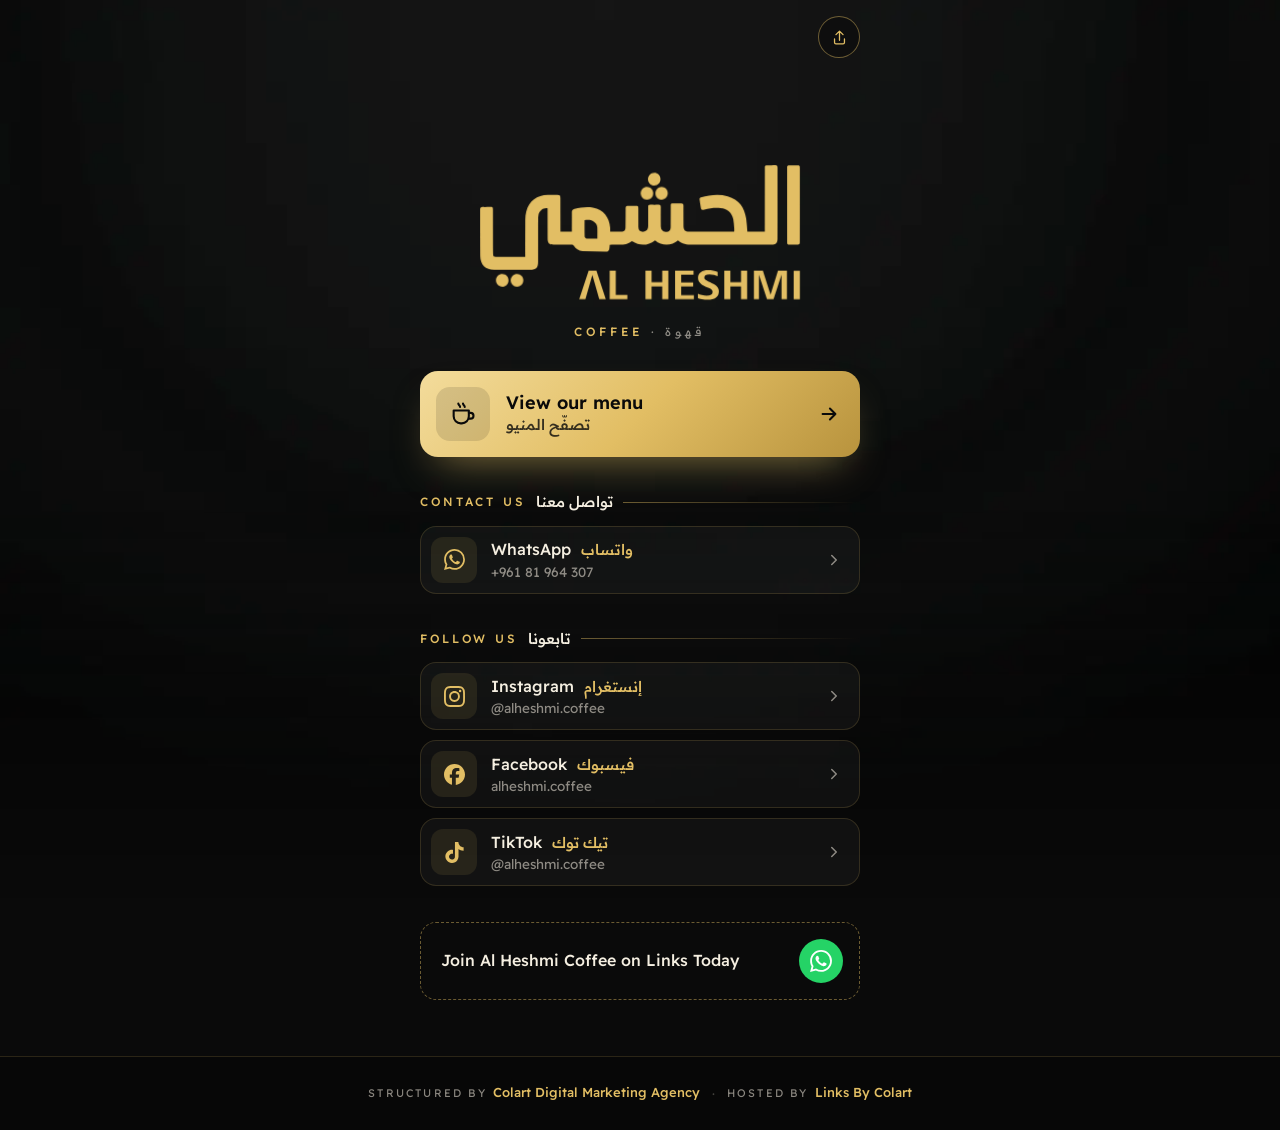
<file: alheshmi/index.html>
<!DOCTYPE html>
<html lang="en">
<head>
  <meta charset="UTF-8">
  <meta name="viewport" content="width=device-width, initial-scale=1, viewport-fit=cover">
  <title>Al Heshmi Coffee | الحشمي | Colart Links</title>
  <meta name="description" content="Al Heshmi Coffee | الحشمي: menu, WhatsApp, Instagram, Facebook and TikTok in one link.">
  <meta name="theme-color" content="#0a0a0a">
  <link rel="canonical" href="https://links.colartdigitalmarketingagency.com/alheshmi/">

  <meta property="og:type" content="profile">
  <meta property="og:site_name" content="Colart Links">
  <meta property="og:title" content="Al Heshmi Coffee | الحشمي">
  <meta property="og:description" content="Menu, WhatsApp and socials, all in one link.">
  <meta property="og:url" content="https://links.colartdigitalmarketingagency.com/alheshmi/">

  <link rel="icon" href="assets/logo.svg" type="image/svg+xml">

  <link rel="preconnect" href="https://fonts.googleapis.com">
  <link rel="preconnect" href="https://fonts.gstatic.com" crossorigin>
  <link href="https://fonts.googleapis.com/css2?family=Readex+Pro:wght@400;500;600&display=swap" rel="stylesheet">
  <link rel="stylesheet" href="style.css">
  <script>document.documentElement.classList.add('js')</script>
</head>
<body>

  <div class="topbar">
    <button class="share" type="button" id="share" aria-label="Share this page"><svg viewBox="0 0 24 24" fill="none" stroke="currentColor" stroke-width="1.8" stroke-linecap="round" stroke-linejoin="round" aria-hidden="true"><path d="M12 3v13M7 8l5-5 5 5M5 14v5a2 2 0 0 0 2 2h10a2 2 0 0 0 2-2v-5"/></svg></button>
  </div>

  <main class="page">

    <header class="hero">
      <div class="steam">
        <svg viewBox="0 0 120 90" aria-hidden="true">
          <path d="M40 85 C 30 70, 50 60, 40 45 S 50 20, 40 5" style="--sd:0s"/>
          <path d="M60 85 C 50 68, 70 58, 60 42 S 70 18, 60 2" style="--sd:-1.2s"/>
          <path d="M80 85 C 70 70, 90 60, 80 45 S 90 20, 80 5" style="--sd:-2.4s"/>
        </svg>
      </div>
      <h1 class="logo-wrap" id="logo" role="button" tabindex="0" aria-label="Al Heshmi | الحشمي (tap to replay)">
        <svg xmlns="http://www.w3.org/2000/svg" viewBox="356 717 1288 566" aria-hidden="true">
          <path class="body" d="M 833.4 1023.9 C 833.4 1008.7 833.9 994.5 833.2 980.3 C 832.8 969.7 827.1 961.5 817.9 956.1 C 807.3 949.8 795.9 950.4 783.6 951.9 C 783.6 973.6 783.3 994.8 783.9 1016 C 784 1018.7 788.7 1023.4 791.5 1023.5 C 805.1 1024.3 818.7 1023.9 833.4 1023.9 M 1148.3 1030.6 C 1124.4 1052.1 1085.2 1054.2 1058.8 1030.5 C 1029.8 1052.3 999.8 1053.5 968.6 1033.7 C 942.9 1055.2 911.5 1044.4 881.7 1048.1 C 881.2 1054.1 881.3 1060.4 879.8 1066.3 C 879 1069.4 875.3 1074.2 872.9 1074.2 C 840.3 1074.2 807.7 1074.3 775.1 1072.7 C 761 1072 749.1 1064.6 741.4 1051.7 C 740 1049.4 735.9 1047.6 733.1 1047.5 C 709.7 1047.2 686.2 1047.4 662.7 1047.3 C 644.9 1047.3 639.4 1041.9 639.3 1024.2 C 639.1 987.3 639.2 950.4 639.1 913.4 C 639.1 910.8 639.1 908.1 639.1 905.6 C 623 902.6 607.3 914.2 603.8 931.6 C 602.6 937.4 602.3 943.4 602.3 949.3 C 602.2 1004.3 602.3 1059.3 602.2 1114.3 C 602.1 1137.4 594 1145.6 571 1145.7 C 524.3 1145.8 477.7 1145.8 431 1145.6 C 396.7 1145.4 376.9 1126.6 376.5 1092.2 C 375.8 1031.8 376.3 971.4 376 911 C 376 903.3 378.9 900.1 386.5 900.4 C 395.9 900.6 405.4 900.3 414.8 900.3 C 424.8 900.4 425.9 901.4 425.9 911.6 C 426 960.9 426 1010.3 426.1 1059.7 C 426.2 1067.2 426.2 1074.8 426.5 1082.3 C 426.9 1092.9 428.8 1094.9 439.6 1095 C 472.5 1095.2 505.4 1095.1 538.4 1095.1 C 542.6 1095.1 546.8 1095.1 551.8 1095.1 C 551.8 1091.1 551.8 1088.2 551.8 1085.2 C 551.9 1040.2 551.7 995.2 552.1 950.1 C 552.2 939.4 553.2 928.4 555.9 918.1 C 566.2 877.7 597.8 854 640.8 853.4 C 652.9 853.2 665.1 853.5 677.2 853.6 C 687 853.8 689.1 855.8 689.2 865.6 C 689.3 905.5 689.3 945.5 689.4 985.4 C 689.4 988.8 689.4 992.3 689.4 996.3 L 733.8 996.3 C 733.8 992.8 733.8 989.3 733.8 985.9 C 733.9 964.3 734.1 942.8 733.9 921.2 C 733.8 913.4 736.9 909.3 744.5 907.6 C 768.1 902.3 791.5 898.4 815.8 902.6 C 858.7 910.1 880.9 942.1 883.5 981.7 C 883.8 986.4 883.5 991.2 883.5 996.4 C 900 996.4 915.6 997 931.1 996.2 C 939.9 995.7 943.1 990.8 943.3 980.2 C 943.7 957 943.6 933.8 943.8 910.6 C 944 896.5 944 896.5 958.5 896.4 C 966.6 896.4 974.6 896.3 982.7 896.3 C 993 896.3 993.5 896.8 993.5 907.5 C 993.5 928.2 993.5 949 993.6 969.8 C 993.6 973 993.5 976.2 993.7 979.5 C 994.3 991.1 998.3 996.2 1007.5 997 C 1019.7 998.2 1028.5 992.7 1030.9 982.1 C 1031.6 979 1031.7 975.7 1031.8 972.5 C 1031.8 948.7 1031.9 925 1031.7 901.3 C 1031.6 894.2 1033.7 890.9 1041.4 891.3 C 1051.4 891.9 1061.4 891.8 1071.3 891.4 C 1078.9 891.1 1081.2 894.3 1081.1 901.5 C 1080.9 926.3 1080.9 951.1 1081.2 975.9 C 1081.3 988.9 1087.7 995.9 1099.6 997.4 C 1112.2 999 1119.4 993 1119.6 980.3 C 1119.8 952.8 1119.8 925.3 1119.9 897.8 C 1119.9 886.3 1120 886.3 1131.8 886.3 C 1141.3 886.4 1150.7 886.6 1160.1 886.3 C 1167.1 886.1 1169.7 889 1169.6 896 C 1169.4 921.6 1169.6 947.2 1169.7 972.8 C 1169.7 990 1174.9 996.4 1192 996.5 C 1250.2 996.9 1308.5 996.7 1367.7 996.7 C 1367.7 992.1 1368 987.6 1367.6 983.2 C 1366.6 971.4 1366.2 959.5 1363.9 947.9 C 1358.9 922.5 1340.2 906.5 1314.3 904.7 C 1292.9 903.2 1271.7 904.9 1251 910.5 C 1240.9 913.2 1238.8 912 1237.1 902.1 C 1235.4 892 1234 881.9 1232.5 871.7 C 1231.9 867.3 1232.7 863.7 1237.8 862.4 C 1272.4 853.8 1307.4 849 1342.4 858.8 C 1386 870.9 1407.8 902.2 1414.3 945.2 C 1416.8 961.9 1417.4 978.9 1419 996.3 L 1487 996.3 C 1487 993.1 1487 989.8 1487 986.4 C 1487.1 907.6 1487.1 828.9 1487.2 750.1 C 1487.2 737.9 1487.4 737.8 1499.3 737.7 C 1508.5 737.6 1517.7 737.9 1526.8 737.4 C 1534.7 737 1537.1 740.2 1537.1 747.9 C 1536.9 799.9 1537.1 852 1537.1 904 C 1537.1 943.6 1537.1 983.3 1536.9 1022.9 C 1536.8 1041.9 1531.2 1047.3 1512 1047.3 C 1409 1047.3 1306 1047.2 1202.9 1047.4 C 1182.8 1047.4 1163.6 1045.2 1148.3 1030.6"/>
          <path class="alef" d="M 1574.4 892.4 C 1574.4 844.7 1574.4 797 1574.4 749.3 C 1574.4 738.1 1575 737.5 1586.4 737.5 C 1595.3 737.6 1604.2 737.6 1613.1 737.6 C 1623.2 737.6 1624 738.3 1624 748.8 C 1624 816.1 1624 883.5 1624 950.9 C 1624 979.2 1624 1007.5 1623.9 1035.8 C 1623.9 1046.4 1623.2 1047.1 1612.4 1047.2 C 1603.5 1047.2 1594.6 1047.3 1585.7 1047.2 C 1575.1 1047.2 1574.5 1046.6 1574.5 1035.5 C 1574.4 987.8 1574.4 940.1 1574.4 892.4 Z M 1574.4 892.4"/>
          <path class="dot" d="M 1079.8 791.4 C 1079.9 805.9 1070 816.2 1055.9 816.4 C 1042.1 816.7 1031.3 806 1031.1 792 C 1031 778.3 1041.9 767 1055.3 766.9 C 1069.3 766.9 1079.7 777.2 1079.8 791.4"/>
          <path class="dot" d="M 1002.8 846.1 C 1002.9 832.2 1013.7 821.6 1027.6 821.8 C 1041 822 1051.4 833 1051.5 847.2 C 1051.5 860.7 1040.2 871.7 1026.5 871.5 C 1013 871.3 1002.7 860.2 1002.8 846.1"/>
          <path class="dot" d="M 1108.4 846.7 C 1108.5 860.5 1098.3 871.3 1085.1 871.5 C 1071.6 871.7 1060.2 860.4 1060.2 847 C 1060.2 833.2 1071.2 821.8 1084.3 821.8 C 1098 821.9 1108.4 832.6 1108.4 846.7"/>
          <path class="dot" d="M 520.5 1161.7 C 534.6 1162.1 545.2 1173.6 544.6 1187.6 C 544 1201.4 532.9 1212 519.3 1211.6 C 505.6 1211.3 494.7 1199.6 495.2 1185.6 C 495.7 1172.1 507 1161.4 520.5 1161.7"/>
          <path class="dot" d="M 437.7 1186.6 C 437.8 1172.3 448.5 1161.6 462.8 1161.8 C 476.5 1162 487 1173 486.8 1186.9 C 486.6 1200.5 475.2 1211.8 462 1211.5 C 448.1 1211.3 437.7 1200.6 437.7 1186.6"/>
          <path class="lt" d="M 866.4 1260.6 L 840.9 1260.6 L 814 1165.4 L 786.9 1260.6 L 762.7 1260.6 L 799.5 1149.4 L 829.9 1149.4 Z M 866.4 1260.6"/>
          <path class="lt" d="M 950.8 1260.6 L 881.6 1260.6 L 881.6 1149.4 L 905.3 1149.4 L 905.3 1243.6 L 950.8 1243.6 Z M 950.8 1260.6"/>
          <path class="lt" d="M 1110.5 1260.6 L 1086.6 1260.6 L 1086.6 1210.9 L 1045 1210.9 L 1045 1260.6 L 1021.3 1260.6 L 1021.3 1149.4 L 1045 1149.4 L 1045 1194.1 L 1086.6 1194.1 L 1086.6 1149.4 L 1110.5 1149.4 Z M 1110.5 1260.6"/>
          <path class="lt" d="M 1210.4 1260.6 L 1137 1260.6 L 1137 1149.4 L 1208.9 1149.4 L 1208.9 1165.1 L 1160.7 1165.1 L 1160.7 1194.7 L 1207.5 1194.7 L 1207.5 1210.1 L 1160.7 1210.1 L 1160.7 1244.9 L 1210.4 1244.9 Z M 1210.4 1260.6"/>
          <path class="lt" d="M 1307.8 1228.9 C 1307.8 1240.6 1303.8 1249.1 1296 1254.5 C 1288.1 1259.9 1277.7 1262.6 1264.7 1262.6 C 1256.9 1262.6 1249 1261.8 1241.1 1260.2 C 1233.2 1258.7 1228.2 1257.3 1226.1 1256.1 L 1226.1 1238.9 C 1229.2 1240.6 1234.1 1242.4 1240.9 1244 C 1247.7 1245.7 1254 1246.6 1259.8 1246.6 C 1275.4 1246.6 1283.2 1241.6 1283.2 1231.7 C 1283.2 1228.4 1281.9 1225.6 1279.4 1223.3 C 1276.8 1220.9 1273.2 1218.7 1268.5 1216.5 C 1267 1215.8 1264.3 1214.7 1260.5 1213 C 1256.7 1211.4 1253.8 1210.1 1252 1209.2 C 1250.1 1208.3 1247.6 1206.9 1244.4 1205.2 C 1241.1 1203.4 1238.7 1201.8 1237.1 1200.1 C 1235.4 1198.5 1233.7 1196.5 1231.8 1194.1 C 1229.9 1191.8 1228.5 1189.2 1227.7 1186.3 C 1226.9 1183.4 1226.5 1180.2 1226.5 1176.7 C 1226.5 1167.3 1230.2 1160.1 1237.6 1155 C 1245 1150 1254.3 1147.4 1265.4 1147.4 C 1279.1 1147.4 1291.7 1149.6 1303 1153.8 L 1303 1170.7 C 1299.8 1169.1 1295.2 1167.6 1288.9 1165.9 C 1282.7 1164.3 1276.7 1163.5 1270.8 1163.5 C 1257.6 1163.5 1251 1167.6 1251 1175.9 C 1251 1179.3 1252.4 1182.1 1255.1 1184.4 C 1257.6 1186.5 1261.3 1188.7 1266.1 1191 C 1271 1193.2 1275.6 1195.4 1280.1 1197.5 C 1284.6 1199.6 1289 1202 1293.4 1204.8 C 1297.7 1207.6 1301.2 1211 1303.8 1215.1 C 1306.4 1219.2 1307.8 1223.8 1307.8 1228.9"/>
          <path class="lt" d="M 1418.2 1260.6 L 1394.3 1260.6 L 1394.3 1210.9 L 1352.7 1210.9 L 1352.7 1260.6 L 1329 1260.6 L 1329 1149.4 L 1352.7 1149.4 L 1352.7 1194.1 L 1394.3 1194.1 L 1394.3 1149.4 L 1418.2 1149.4 Z M 1418.2 1260.6"/>
          <path class="lt" d="M 1573.6 1260.6 L 1552.5 1260.6 L 1552.5 1164.9 L 1521.2 1260.6 L 1495.6 1260.6 L 1464.3 1164.9 L 1464.3 1260.6 L 1444.7 1260.6 L 1444.7 1149.4 L 1479.7 1149.4 L 1509.5 1242.2 L 1538.6 1149.4 L 1573.6 1149.4 Z M 1573.6 1260.6"/>
          <path class="lt" d="M 1624 1260.6 L 1600.1 1260.6 L 1600.1 1149.4 L 1624 1149.4 Z M 1624 1260.6"/>
        </svg>
      </h1>
      <p class="since"><b>Coffee</b> · <span lang="ar">قهوة</span></p>
    </header>

    <a class="menu" href="https://menus.colartdigitalmarketingagency.com/alheshmi/" target="_blank" rel="noopener">
      <span class="menu__icon"><svg viewBox="0 0 24 24" fill="none" stroke="currentColor" stroke-width="1.8" stroke-linecap="round" stroke-linejoin="round" aria-hidden="true"><path d="M4 9h13v5a6 6 0 0 1-6 6h-1a6 6 0 0 1-6-6z"/><path d="M17 11h1.5a2.5 2.5 0 0 1 0 5H17"/><path d="M8 3c0 1.5 1.5 1.5 1.5 3M12 3c0 1.5 1.5 1.5 1.5 3"/></svg></span>
      <span class="menu__text"><span class="menu__en">View our menu</span><span class="menu__ar" lang="ar">تصفّح المنيو</span></span>
      <span class="menu__go" aria-hidden="true"><svg viewBox="0 0 24 24" fill="none" stroke="currentColor" stroke-width="2.2" stroke-linecap="round" stroke-linejoin="round" aria-hidden="true"><path d="M5 12h14M13 6l6 6-6 6"/></svg></span>
    </a>

    <h2 class="label">Contact us <span lang="ar">تواصل معنا</span></h2>
    <ul class="links links--contact">
      <li>
        <a class="link link--wa" href="https://wa.me/96181964307" target="_blank" rel="noopener">
          <span class="link__icon"><svg viewBox="0 0 24 24" fill="currentColor" aria-hidden="true"><path d="M17.472 14.382c-.297-.149-1.758-.867-2.03-.967-.273-.099-.471-.148-.67.15-.197.297-.767.966-.94 1.164-.173.199-.347.223-.644.075-.297-.15-1.255-.463-2.39-1.475-.883-.788-1.48-1.761-1.653-2.059-.173-.297-.018-.458.13-.606.134-.133.298-.347.446-.52.149-.174.198-.298.298-.497.099-.198.05-.371-.025-.52-.075-.149-.669-1.612-.916-2.207-.242-.579-.487-.5-.669-.51-.173-.008-.371-.01-.57-.01-.198 0-.52.074-.792.372-.272.297-1.04 1.016-1.04 2.479 0 1.462 1.065 2.875 1.213 3.074.149.198 2.096 3.2 5.077 4.487.709.306 1.262.489 1.694.625.712.227 1.36.195 1.871.118.571-.085 1.758-.719 2.006-1.413.248-.694.248-1.289.173-1.413-.074-.124-.272-.198-.57-.347m-5.421 7.403h-.004a9.87 9.87 0 01-5.031-1.378l-.361-.214-3.741.982.998-3.648-.235-.374a9.86 9.86 0 01-1.51-5.26c.001-5.45 4.436-9.884 9.888-9.884 2.64 0 5.122 1.03 6.988 2.898a9.825 9.825 0 012.893 6.994c-.003 5.45-4.437 9.884-9.885 9.884m8.413-18.297A11.815 11.815 0 0012.05 0C5.495 0 .16 5.335.157 11.892c0 2.096.547 4.142 1.588 5.945L.057 24l6.305-1.654a11.882 11.882 0 005.683 1.448h.005c6.554 0 11.89-5.335 11.893-11.893a11.821 11.821 0 00-3.48-8.413Z"/></svg></span>
          <span class="link__text">
            <span class="link__title"><span class="link__en">WhatsApp</span><span class="link__ar" lang="ar">واتساب</span></span>
            <span class="link__sub">+961 81 964 307</span>
          </span>
          <span class="link__go" aria-hidden="true"><svg viewBox="0 0 24 24" fill="none" stroke="currentColor" stroke-width="2" stroke-linecap="round" stroke-linejoin="round" aria-hidden="true"><path d="M9 6l6 6-6 6"/></svg></span>
        </a>
      </li>
    </ul>

    <h2 class="label">Follow us <span lang="ar">تابعونا</span></h2>
    <ul class="links links--follow">
      <li>
        <a class="link link--ig" href="https://www.instagram.com/alheshmi.coffee" target="_blank" rel="noopener">
          <span class="link__icon"><svg viewBox="0 0 24 24" fill="currentColor" aria-hidden="true"><path d="M7.0301.084c-1.2768.0602-2.1487.264-2.911.5634-.7888.3075-1.4575.72-2.1228 1.3877-.6652.6677-1.075 1.3368-1.3802 2.127-.2954.7638-.4956 1.6365-.552 2.914-.0564 1.2775-.0689 1.6882-.0626 4.947.0062 3.2586.0206 3.6671.0825 4.9473.061 1.2765.264 2.1482.5635 2.9107.308.7889.72 1.4573 1.388 2.1228.6679.6655 1.3365 1.0743 2.1285 1.38.7632.295 1.6361.4961 2.9134.552 1.2773.056 1.6884.069 4.9462.0627 3.2578-.0062 3.668-.0207 4.9478-.0814 1.28-.0607 2.147-.2652 2.9098-.5633.7889-.3086 1.4578-.72 2.1228-1.3881.665-.6682 1.0745-1.3378 1.3795-2.1284.2957-.7632.4966-1.636.552-2.9124.056-1.2809.0692-1.6898.063-4.948-.0063-3.2583-.021-3.6668-.0817-4.9465-.0607-1.2797-.264-2.1487-.5633-2.9117-.3084-.7889-.72-1.4568-1.3876-2.1228C21.2982 1.33 20.628.9208 19.8378.6165 19.074.321 18.2017.1197 16.9244.0645 15.6471.0093 15.236-.005 11.977.0014 8.718.0076 8.31.0215 7.0301.0839m.1402 21.6932c-1.17-.0509-1.8053-.2453-2.2287-.408-.5606-.216-.96-.4771-1.3819-.895-.422-.4178-.6811-.8186-.9-1.378-.1644-.4234-.3624-1.058-.4171-2.228-.0595-1.2645-.072-1.6442-.079-4.848-.007-3.2037.0053-3.583.0607-4.848.05-1.169.2456-1.805.408-2.2282.216-.5613.4762-.96.895-1.3816.4188-.4217.8184-.6814 1.3783-.9003.423-.1651 1.0575-.3614 2.227-.4171 1.2655-.06 1.6447-.072 4.848-.079 3.2033-.007 3.5835.005 4.8495.0608 1.169.0508 1.8053.2445 2.228.408.5608.216.96.4754 1.3816.895.4217.4194.6816.8176.9005 1.3787.1653.4217.3617 1.056.4169 2.2263.0602 1.2655.0739 1.645.0796 4.848.0058 3.203-.0055 3.5834-.061 4.848-.051 1.17-.245 1.8055-.408 2.2294-.216.5604-.4763.96-.8954 1.3814-.419.4215-.8181.6811-1.3783.9-.4224.1649-1.0577.3617-2.2262.4174-1.2656.0595-1.6448.072-4.8493.079-3.2045.007-3.5825-.006-4.848-.0608M16.953 5.5864A1.44 1.44 0 1 0 18.39 4.144a1.44 1.44 0 0 0-1.437 1.4424M5.8385 12.012c.0067 3.4032 2.7706 6.1557 6.173 6.1493 3.4026-.0065 6.157-2.7701 6.1506-6.1733-.0065-3.4032-2.771-6.1565-6.174-6.1498-3.403.0067-6.156 2.771-6.1496 6.1738M8 12.0077a4 4 0 1 1 4.008 3.9921A3.9996 3.9996 0 0 1 8 12.0077"/></svg></span>
          <span class="link__text">
            <span class="link__title"><span class="link__en">Instagram</span><span class="link__ar" lang="ar">إنستغرام</span></span>
            <span class="link__sub">@alheshmi.coffee</span>
          </span>
          <span class="link__go" aria-hidden="true"><svg viewBox="0 0 24 24" fill="none" stroke="currentColor" stroke-width="2" stroke-linecap="round" stroke-linejoin="round" aria-hidden="true"><path d="M9 6l6 6-6 6"/></svg></span>
        </a>
      </li>
      <li>
        <a class="link link--fb" href="https://www.facebook.com/alheshmi.coffee" target="_blank" rel="noopener">
          <span class="link__icon"><svg viewBox="0 0 24 24" fill="currentColor" aria-hidden="true"><path d="M9.101 23.691v-7.98H6.627v-3.667h2.474v-1.58c0-4.085 1.848-5.978 5.858-5.978.401 0 .955.042 1.468.103a8.68 8.68 0 0 1 1.141.195v3.325a8.623 8.623 0 0 0-.653-.036 26.805 26.805 0 0 0-.733-.009c-.707 0-1.259.096-1.675.309a1.686 1.686 0 0 0-.679.622c-.258.42-.374.995-.374 1.752v1.297h3.919l-.386 2.103-.287 1.564h-3.246v8.245C19.396 23.238 24 18.179 24 12.044c0-6.627-5.373-12-12-12s-12 5.373-12 12c0 5.628 3.874 10.35 9.101 11.647Z"/></svg></span>
          <span class="link__text">
            <span class="link__title"><span class="link__en">Facebook</span><span class="link__ar" lang="ar">فيسبوك</span></span>
            <span class="link__sub">alheshmi.coffee</span>
          </span>
          <span class="link__go" aria-hidden="true"><svg viewBox="0 0 24 24" fill="none" stroke="currentColor" stroke-width="2" stroke-linecap="round" stroke-linejoin="round" aria-hidden="true"><path d="M9 6l6 6-6 6"/></svg></span>
        </a>
      </li>
      <li>
        <a class="link link--tt" href="https://www.tiktok.com/@alheshmi.coffee" target="_blank" rel="noopener">
          <span class="link__icon"><svg viewBox="0 0 24 24" fill="currentColor" aria-hidden="true"><path d="M12.525.02c1.31-.02 2.61-.01 3.91-.02.08 1.53.63 3.09 1.75 4.17 1.12 1.11 2.7 1.62 4.24 1.79v4.03c-1.44-.05-2.89-.35-4.2-.97-.57-.26-1.1-.59-1.62-.93-.01 2.92.01 5.84-.02 8.75-.08 1.4-.54 2.79-1.35 3.94-1.31 1.92-3.58 3.17-5.91 3.21-1.43.08-2.86-.31-4.08-1.03-2.02-1.19-3.44-3.37-3.65-5.71-.02-.5-.03-1-.01-1.49.18-1.9 1.12-3.72 2.58-4.96 1.66-1.44 3.98-2.13 6.15-1.72.02 1.48-.04 2.96-.04 4.44-.99-.32-2.15-.23-3.02.37-.63.41-1.11 1.04-1.36 1.75-.21.51-.15 1.07-.14 1.61.24 1.64 1.82 3.02 3.5 2.87 1.12-.01 2.19-.66 2.77-1.61.19-.33.4-.67.41-1.06.1-1.79.06-3.57.07-5.36.01-4.03-.01-8.05.02-12.07z"/></svg></span>
          <span class="link__text">
            <span class="link__title"><span class="link__en">TikTok</span><span class="link__ar" lang="ar">تيك توك</span></span>
            <span class="link__sub">@alheshmi.coffee</span>
          </span>
          <span class="link__go" aria-hidden="true"><svg viewBox="0 0 24 24" fill="none" stroke="currentColor" stroke-width="2" stroke-linecap="round" stroke-linejoin="round" aria-hidden="true"><path d="M9 6l6 6-6 6"/></svg></span>
        </a>
      </li>
    </ul>

    <a class="listed" href="https://wa.me/96170649423" target="_blank" rel="noopener">
      <span><span class="listed__a">Join Al Heshmi Coffee on Links Today</span></span>
      <span class="listed__icon" aria-hidden="true"><svg viewBox="0 0 24 24" fill="currentColor" aria-hidden="true"><path d="M17.472 14.382c-.297-.149-1.758-.867-2.03-.967-.273-.099-.471-.148-.67.15-.197.297-.767.966-.94 1.164-.173.199-.347.223-.644.075-.297-.15-1.255-.463-2.39-1.475-.883-.788-1.48-1.761-1.653-2.059-.173-.297-.018-.458.13-.606.134-.133.298-.347.446-.52.149-.174.198-.298.298-.497.099-.198.05-.371-.025-.52-.075-.149-.669-1.612-.916-2.207-.242-.579-.487-.5-.669-.51-.173-.008-.371-.01-.57-.01-.198 0-.52.074-.792.372-.272.297-1.04 1.016-1.04 2.479 0 1.462 1.065 2.875 1.213 3.074.149.198 2.096 3.2 5.077 4.487.709.306 1.262.489 1.694.625.712.227 1.36.195 1.871.118.571-.085 1.758-.719 2.006-1.413.248-.694.248-1.289.173-1.413-.074-.124-.272-.198-.57-.347m-5.421 7.403h-.004a9.87 9.87 0 01-5.031-1.378l-.361-.214-3.741.982.998-3.648-.235-.374a9.86 9.86 0 01-1.51-5.26c.001-5.45 4.436-9.884 9.888-9.884 2.64 0 5.122 1.03 6.988 2.898a9.825 9.825 0 012.893 6.994c-.003 5.45-4.437 9.884-9.885 9.884m8.413-18.297A11.815 11.815 0 0012.05 0C5.495 0 .16 5.335.157 11.892c0 2.096.547 4.142 1.588 5.945L.057 24l6.305-1.654a11.882 11.882 0 005.683 1.448h.005c6.554 0 11.89-5.335 11.893-11.893a11.821 11.821 0 00-3.48-8.413Z"/></svg></span>
    </a>

  </main>

  <footer class="footer">
    <div class="footer__credits">
      <span class="footer__credit">
        <span class="footer__label">Structured by</span>
        <a href="https://colartdigitalmarketingagency.com" target="_blank" rel="noopener">Colart Digital Marketing Agency</a>
      </span>
      <span class="footer__sep" aria-hidden="true">·</span>
      <span class="footer__credit">
        <span class="footer__label">Hosted by</span>
        <a href="../">Links By Colart</a>
      </span>
    </div>
  </footer>

  <div class="toast" id="toast" role="status" aria-live="polite"></div>

  <script src="script.js"></script>
</body>
</html>
</file>
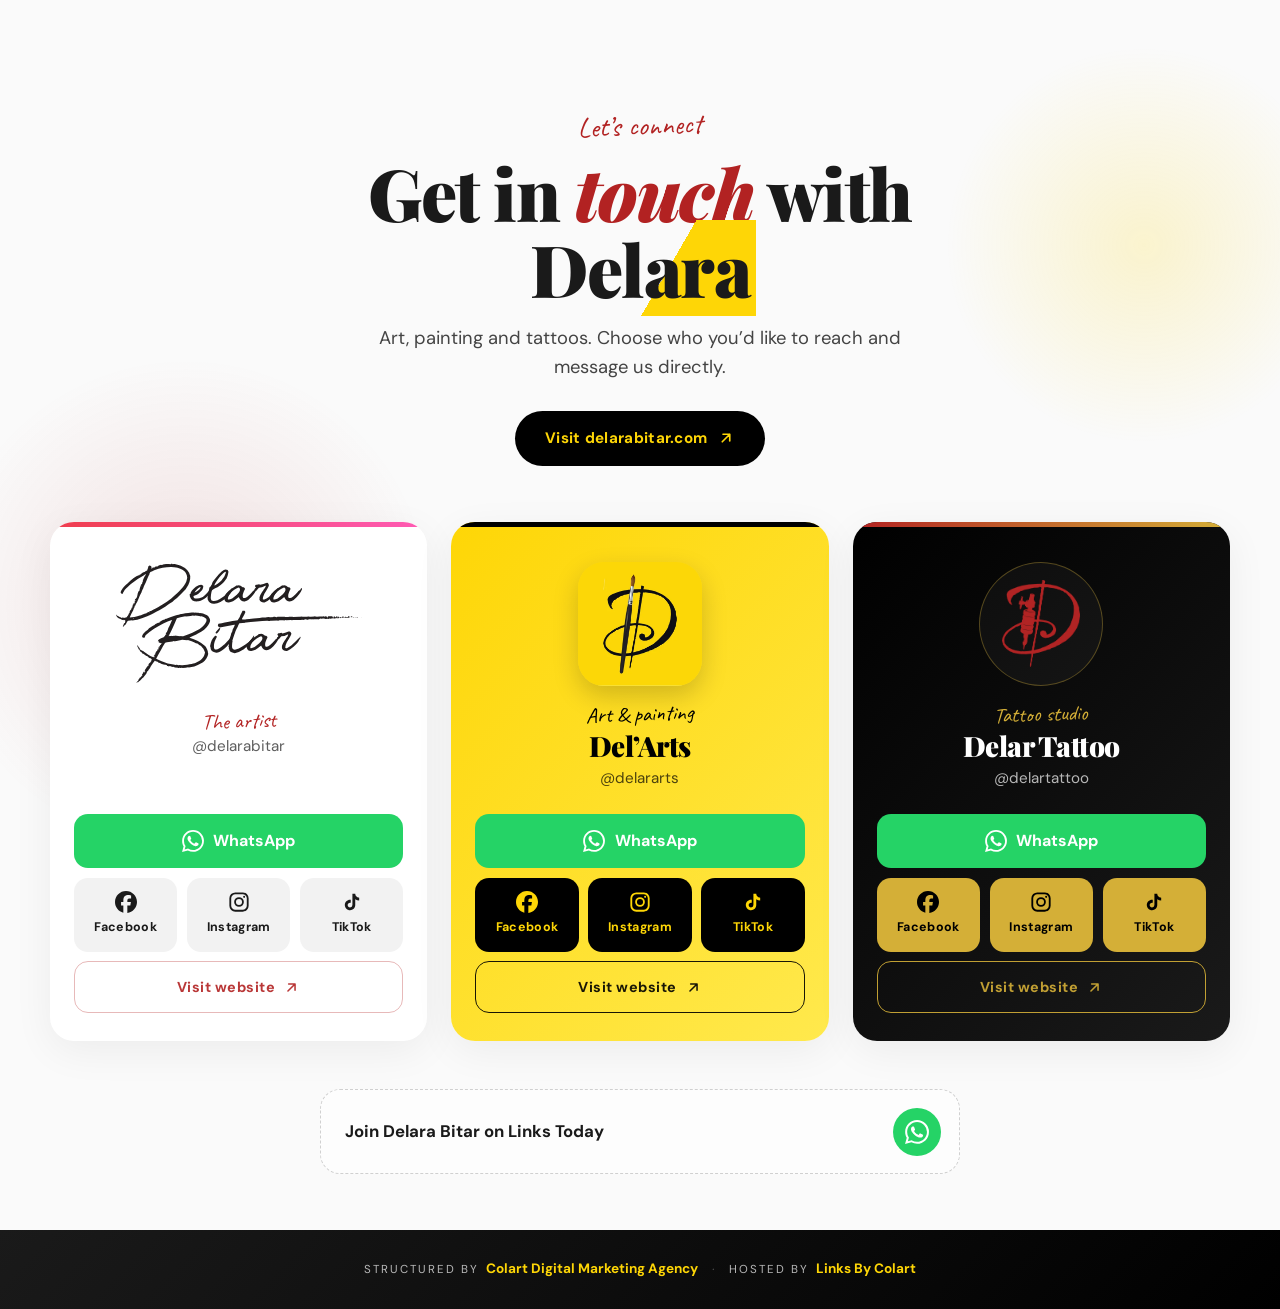
<file: delarabitar/index.html>
<!DOCTYPE html>
<html lang="en">
<head>
  <meta charset="UTF-8">
  <meta name="viewport" content="width=device-width, initial-scale=1, viewport-fit=cover">
  <title>Contact Delara Bitar | Del’Arts &amp; Delar Tattoo</title>
  <meta name="description" content="Contact Delara Bitar, Del’Arts and Delar Tattoo on WhatsApp, Facebook, Instagram and TikTok.">
  <meta name="theme-color" content="#FED606">
  <link rel="canonical" href="https://links.colartdigitalmarketingagency.com/delarabitar/">

  <meta property="og:type" content="website">
  <meta property="og:title" content="Contact Delara Bitar">
  <meta property="og:description" content="Delara Bitar · Del’Arts · Delar Tattoo: all contacts in one place.">
  <meta property="og:url" content="https://links.colartdigitalmarketingagency.com/delarabitar/">
  <meta property="og:image" content="https://links.colartdigitalmarketingagency.com/delarabitar/assets/favicon.png">

  <link rel="icon" type="image/png" href="assets/favicon.png">
  <link rel="apple-touch-icon" href="assets/favicon.png">

  <link rel="preconnect" href="https://fonts.googleapis.com">
  <link rel="preconnect" href="https://fonts.gstatic.com" crossorigin>
  <link href="https://fonts.googleapis.com/css2?family=Caveat:wght@600&family=DM+Sans:wght@400;500;700&family=Playfair+Display:ital,wght@0,700;0,900;1,900&display=swap" rel="stylesheet">
  <link rel="stylesheet" href="style.css">
</head>
<body>

  <main>
    <section class="ct-hero">
      <div class="ct-hero-content">
        <span class="ct-hero-eyebrow">Let’s connect</span>
        <h1 class="ct-hero-title">Get in <em>touch</em> with <span class="accent-yellow">Delara</span></h1>
        <p class="ct-hero-subtitle">Art, painting and tattoos. Choose who you’d like to reach and message us directly.</p>
        <a class="site-btn" href="https://www.delarabitar.com/" target="_blank" rel="noopener">Visit delarabitar.com <svg viewBox="0 0 24 24" fill="none" stroke="currentColor" stroke-width="2.2" stroke-linecap="round" stroke-linejoin="round" aria-hidden="true"><path d="M7 17 17 7M8 7h9v9"/></svg></a>
      </div>
    </section>

    <section class="ct-cards" aria-label="Contacts">
      <div class="ct-grid">
        <article class="card card--delara">
          <div class="card-media card-media--logo"><img src="assets/delara-bitar-logo.svg" alt="" width="250" height="124"></div>
          <h2 class="sr-only">Delara Bitar</h2>
          <p class="card-script">The artist</p>
          <p class="card-handle">@delarabitar</p>

          <div class="card-actions">
            <a class="btn-wa" href="https://wa.me/9613341253" target="_blank" rel="noopener" aria-label="WhatsApp Delara Bitar"><svg viewBox="0 0 24 24" aria-hidden="true"><path d="M17.472 14.382c-.297-.149-1.758-.867-2.03-.967-.273-.099-.471-.148-.67.15-.197.297-.767.966-.94 1.164-.173.199-.347.223-.644.075-.297-.15-1.255-.463-2.39-1.475-.883-.788-1.48-1.761-1.653-2.059-.173-.297-.018-.458.13-.606.134-.133.298-.347.446-.52.149-.174.198-.298.298-.497.099-.198.05-.371-.025-.52-.075-.149-.669-1.612-.916-2.207-.242-.579-.487-.5-.669-.51-.173-.008-.371-.01-.57-.01-.198 0-.52.074-.792.372-.272.297-1.04 1.016-1.04 2.479 0 1.462 1.065 2.875 1.213 3.074.149.198 2.096 3.2 5.077 4.487.709.306 1.262.489 1.694.625.712.227 1.36.195 1.871.118.571-.085 1.758-.719 2.006-1.413.248-.694.248-1.289.173-1.413-.074-.124-.272-.198-.57-.347m-5.421 7.403h-.004a9.87 9.87 0 01-5.031-1.378l-.361-.214-3.741.982.998-3.648-.235-.374a9.86 9.86 0 01-1.51-5.26c.001-5.45 4.436-9.884 9.888-9.884 2.64 0 5.122 1.03 6.988 2.898a9.825 9.825 0 012.893 6.994c-.003 5.45-4.437 9.884-9.885 9.884m8.413-18.297A11.815 11.815 0 0012.05 0C5.495 0 .16 5.335.157 11.892c0 2.096.547 4.142 1.588 5.945L.057 24l6.305-1.654a11.882 11.882 0 005.683 1.448h.005c6.554 0 11.89-5.335 11.893-11.893a11.821 11.821 0 00-3.48-8.413z"/></svg>WhatsApp</a>
            <a class="btn-social" href="https://www.facebook.com/delarabitar" target="_blank" rel="noopener" aria-label="Delara Bitar on Facebook"><svg viewBox="0 0 24 24" fill="currentColor" aria-hidden="true"><path d="M9.101 23.691v-7.98H6.627v-3.667h2.474v-1.58c0-4.085 1.848-5.978 5.858-5.978.401 0 .955.042 1.468.103a8.68 8.68 0 0 1 1.141.195v3.325a8.623 8.623 0 0 0-.653-.036 26.805 26.805 0 0 0-.733-.009c-.707 0-1.259.096-1.675.309a1.686 1.686 0 0 0-.679.622c-.258.42-.374.995-.374 1.752v1.297h3.919l-.386 2.103-.287 1.564h-3.246v8.245C19.396 23.238 24 18.179 24 12.044c0-6.627-5.373-12-12-12s-12 5.373-12 12c0 5.628 3.874 10.35 9.101 11.647Z"/></svg>Facebook</a>
            <a class="btn-social" href="https://www.instagram.com/delarabitar" target="_blank" rel="noopener" aria-label="Delara Bitar on Instagram"><svg viewBox="0 0 24 24" fill="none" stroke="currentColor" stroke-width="2" stroke-linecap="round" stroke-linejoin="round" aria-hidden="true"><rect x="2.5" y="2.5" width="19" height="19" rx="5.5"/><circle cx="12" cy="12" r="4.3"/><circle cx="17.6" cy="6.4" r="1.1" fill="currentColor" stroke="none"/></svg>Instagram</a>
            <a class="btn-social" href="https://www.tiktok.com/@delarabitar" target="_blank" rel="noopener" aria-label="Delara Bitar on TikTok"><svg viewBox="0 0 24 24" fill="currentColor" aria-hidden="true"><path d="M16.6 5.82A4.28 4.28 0 0 1 15.54 3h-3.09v12.4a2.59 2.59 0 0 1-2.59 2.5c-1.42 0-2.6-1.16-2.6-2.6 0-1.72 1.66-3.01 3.37-2.48V9.66c-3.45-.46-6.47 2.22-6.47 5.64 0 3.33 2.76 5.7 5.69 5.7 3.14 0 5.69-2.55 5.69-5.7V9.01a7.35 7.35 0 0 0 4.3 1.38V7.3s-1.88.09-3.24-1.48z"/></svg>TikTok</a>
            <a class="btn-web" href="https://www.delarabitar.com/" target="_blank" rel="noopener">Visit website <svg viewBox="0 0 24 24" fill="none" stroke="currentColor" stroke-width="2.2" stroke-linecap="round" stroke-linejoin="round" aria-hidden="true"><path d="M7 17 17 7M8 7h9v9"/></svg></a>
          </div>
        </article>
        <article class="card card--arts">
          <div class="card-media"><img src="assets/delarts-logo.webp" alt="Del'Arts logo" width="124" height="124" loading="lazy" decoding="async"></div>
          <p class="card-script">Art &amp; painting</p>
          <h2 class="card-name">Del’Arts</h2>
          <p class="card-handle">@delararts</p>

          <div class="card-actions">
            <a class="btn-wa" href="https://wa.me/9613341253" target="_blank" rel="noopener" aria-label="WhatsApp Del’Arts"><svg viewBox="0 0 24 24" aria-hidden="true"><path d="M17.472 14.382c-.297-.149-1.758-.867-2.03-.967-.273-.099-.471-.148-.67.15-.197.297-.767.966-.94 1.164-.173.199-.347.223-.644.075-.297-.15-1.255-.463-2.39-1.475-.883-.788-1.48-1.761-1.653-2.059-.173-.297-.018-.458.13-.606.134-.133.298-.347.446-.52.149-.174.198-.298.298-.497.099-.198.05-.371-.025-.52-.075-.149-.669-1.612-.916-2.207-.242-.579-.487-.5-.669-.51-.173-.008-.371-.01-.57-.01-.198 0-.52.074-.792.372-.272.297-1.04 1.016-1.04 2.479 0 1.462 1.065 2.875 1.213 3.074.149.198 2.096 3.2 5.077 4.487.709.306 1.262.489 1.694.625.712.227 1.36.195 1.871.118.571-.085 1.758-.719 2.006-1.413.248-.694.248-1.289.173-1.413-.074-.124-.272-.198-.57-.347m-5.421 7.403h-.004a9.87 9.87 0 01-5.031-1.378l-.361-.214-3.741.982.998-3.648-.235-.374a9.86 9.86 0 01-1.51-5.26c.001-5.45 4.436-9.884 9.888-9.884 2.64 0 5.122 1.03 6.988 2.898a9.825 9.825 0 012.893 6.994c-.003 5.45-4.437 9.884-9.885 9.884m8.413-18.297A11.815 11.815 0 0012.05 0C5.495 0 .16 5.335.157 11.892c0 2.096.547 4.142 1.588 5.945L.057 24l6.305-1.654a11.882 11.882 0 005.683 1.448h.005c6.554 0 11.89-5.335 11.893-11.893a11.821 11.821 0 00-3.48-8.413z"/></svg>WhatsApp</a>
            <a class="btn-social" href="https://www.facebook.com/delararts" target="_blank" rel="noopener" aria-label="Del’Arts on Facebook"><svg viewBox="0 0 24 24" fill="currentColor" aria-hidden="true"><path d="M9.101 23.691v-7.98H6.627v-3.667h2.474v-1.58c0-4.085 1.848-5.978 5.858-5.978.401 0 .955.042 1.468.103a8.68 8.68 0 0 1 1.141.195v3.325a8.623 8.623 0 0 0-.653-.036 26.805 26.805 0 0 0-.733-.009c-.707 0-1.259.096-1.675.309a1.686 1.686 0 0 0-.679.622c-.258.42-.374.995-.374 1.752v1.297h3.919l-.386 2.103-.287 1.564h-3.246v8.245C19.396 23.238 24 18.179 24 12.044c0-6.627-5.373-12-12-12s-12 5.373-12 12c0 5.628 3.874 10.35 9.101 11.647Z"/></svg>Facebook</a>
            <a class="btn-social" href="https://www.instagram.com/delararts" target="_blank" rel="noopener" aria-label="Del’Arts on Instagram"><svg viewBox="0 0 24 24" fill="none" stroke="currentColor" stroke-width="2" stroke-linecap="round" stroke-linejoin="round" aria-hidden="true"><rect x="2.5" y="2.5" width="19" height="19" rx="5.5"/><circle cx="12" cy="12" r="4.3"/><circle cx="17.6" cy="6.4" r="1.1" fill="currentColor" stroke="none"/></svg>Instagram</a>
            <a class="btn-social" href="https://www.tiktok.com/@delararts" target="_blank" rel="noopener" aria-label="Del’Arts on TikTok"><svg viewBox="0 0 24 24" fill="currentColor" aria-hidden="true"><path d="M16.6 5.82A4.28 4.28 0 0 1 15.54 3h-3.09v12.4a2.59 2.59 0 0 1-2.59 2.5c-1.42 0-2.6-1.16-2.6-2.6 0-1.72 1.66-3.01 3.37-2.48V9.66c-3.45-.46-6.47 2.22-6.47 5.64 0 3.33 2.76 5.7 5.69 5.7 3.14 0 5.69-2.55 5.69-5.7V9.01a7.35 7.35 0 0 0 4.3 1.38V7.3s-1.88.09-3.24-1.48z"/></svg>TikTok</a>
            <a class="btn-web" href="https://www.delarabitar.com/delar-tattoo/" target="_blank" rel="noopener">Visit website <svg viewBox="0 0 24 24" fill="none" stroke="currentColor" stroke-width="2.2" stroke-linecap="round" stroke-linejoin="round" aria-hidden="true"><path d="M7 17 17 7M8 7h9v9"/></svg></a>
          </div>
        </article>
        <article class="card card--tattoo">
          <div class="card-media"><img src="assets/delartattoo-logo.webp" alt="Delar Tattoo logo" width="124" height="124" loading="lazy" decoding="async"></div>
          <p class="card-script">Tattoo studio</p>
          <h2 class="card-name">Delar Tattoo</h2>
          <p class="card-handle">@delartattoo</p>

          <div class="card-actions">
            <a class="btn-wa" href="https://wa.me/9613341253" target="_blank" rel="noopener" aria-label="WhatsApp Delar Tattoo"><svg viewBox="0 0 24 24" aria-hidden="true"><path d="M17.472 14.382c-.297-.149-1.758-.867-2.03-.967-.273-.099-.471-.148-.67.15-.197.297-.767.966-.94 1.164-.173.199-.347.223-.644.075-.297-.15-1.255-.463-2.39-1.475-.883-.788-1.48-1.761-1.653-2.059-.173-.297-.018-.458.13-.606.134-.133.298-.347.446-.52.149-.174.198-.298.298-.497.099-.198.05-.371-.025-.52-.075-.149-.669-1.612-.916-2.207-.242-.579-.487-.5-.669-.51-.173-.008-.371-.01-.57-.01-.198 0-.52.074-.792.372-.272.297-1.04 1.016-1.04 2.479 0 1.462 1.065 2.875 1.213 3.074.149.198 2.096 3.2 5.077 4.487.709.306 1.262.489 1.694.625.712.227 1.36.195 1.871.118.571-.085 1.758-.719 2.006-1.413.248-.694.248-1.289.173-1.413-.074-.124-.272-.198-.57-.347m-5.421 7.403h-.004a9.87 9.87 0 01-5.031-1.378l-.361-.214-3.741.982.998-3.648-.235-.374a9.86 9.86 0 01-1.51-5.26c.001-5.45 4.436-9.884 9.888-9.884 2.64 0 5.122 1.03 6.988 2.898a9.825 9.825 0 012.893 6.994c-.003 5.45-4.437 9.884-9.885 9.884m8.413-18.297A11.815 11.815 0 0012.05 0C5.495 0 .16 5.335.157 11.892c0 2.096.547 4.142 1.588 5.945L.057 24l6.305-1.654a11.882 11.882 0 005.683 1.448h.005c6.554 0 11.89-5.335 11.893-11.893a11.821 11.821 0 00-3.48-8.413z"/></svg>WhatsApp</a>
            <a class="btn-social" href="https://www.facebook.com/delartattoo" target="_blank" rel="noopener" aria-label="Delar Tattoo on Facebook"><svg viewBox="0 0 24 24" fill="currentColor" aria-hidden="true"><path d="M9.101 23.691v-7.98H6.627v-3.667h2.474v-1.58c0-4.085 1.848-5.978 5.858-5.978.401 0 .955.042 1.468.103a8.68 8.68 0 0 1 1.141.195v3.325a8.623 8.623 0 0 0-.653-.036 26.805 26.805 0 0 0-.733-.009c-.707 0-1.259.096-1.675.309a1.686 1.686 0 0 0-.679.622c-.258.42-.374.995-.374 1.752v1.297h3.919l-.386 2.103-.287 1.564h-3.246v8.245C19.396 23.238 24 18.179 24 12.044c0-6.627-5.373-12-12-12s-12 5.373-12 12c0 5.628 3.874 10.35 9.101 11.647Z"/></svg>Facebook</a>
            <a class="btn-social" href="https://www.instagram.com/delartattoo" target="_blank" rel="noopener" aria-label="Delar Tattoo on Instagram"><svg viewBox="0 0 24 24" fill="none" stroke="currentColor" stroke-width="2" stroke-linecap="round" stroke-linejoin="round" aria-hidden="true"><rect x="2.5" y="2.5" width="19" height="19" rx="5.5"/><circle cx="12" cy="12" r="4.3"/><circle cx="17.6" cy="6.4" r="1.1" fill="currentColor" stroke="none"/></svg>Instagram</a>
            <a class="btn-social" href="https://www.tiktok.com/@delartattoo" target="_blank" rel="noopener" aria-label="Delar Tattoo on TikTok"><svg viewBox="0 0 24 24" fill="currentColor" aria-hidden="true"><path d="M16.6 5.82A4.28 4.28 0 0 1 15.54 3h-3.09v12.4a2.59 2.59 0 0 1-2.59 2.5c-1.42 0-2.6-1.16-2.6-2.6 0-1.72 1.66-3.01 3.37-2.48V9.66c-3.45-.46-6.47 2.22-6.47 5.64 0 3.33 2.76 5.7 5.69 5.7 3.14 0 5.69-2.55 5.69-5.7V9.01a7.35 7.35 0 0 0 4.3 1.38V7.3s-1.88.09-3.24-1.48z"/></svg>TikTok</a>
            <a class="btn-web" href="https://www.delarabitar.com/delar-tattoo/" target="_blank" rel="noopener">Visit website <svg viewBox="0 0 24 24" fill="none" stroke="currentColor" stroke-width="2.2" stroke-linecap="round" stroke-linejoin="round" aria-hidden="true"><path d="M7 17 17 7M8 7h9v9"/></svg></a>
          </div>
        </article>
      </div>
    </section>

    <div class="listed-wrap">
      <a class="listed" href="https://wa.me/96170649423" target="_blank" rel="noopener">
        <span>
          <span class="listed-a">Join Delara Bitar on Links Today</span>
        </span>
        <span class="listed-icon" aria-hidden="true"><svg viewBox="0 0 24 24" aria-hidden="true"><path d="M17.472 14.382c-.297-.149-1.758-.867-2.03-.967-.273-.099-.471-.148-.67.15-.197.297-.767.966-.94 1.164-.173.199-.347.223-.644.075-.297-.15-1.255-.463-2.39-1.475-.883-.788-1.48-1.761-1.653-2.059-.173-.297-.018-.458.13-.606.134-.133.298-.347.446-.52.149-.174.198-.298.298-.497.099-.198.05-.371-.025-.52-.075-.149-.669-1.612-.916-2.207-.242-.579-.487-.5-.669-.51-.173-.008-.371-.01-.57-.01-.198 0-.52.074-.792.372-.272.297-1.04 1.016-1.04 2.479 0 1.462 1.065 2.875 1.213 3.074.149.198 2.096 3.2 5.077 4.487.709.306 1.262.489 1.694.625.712.227 1.36.195 1.871.118.571-.085 1.758-.719 2.006-1.413.248-.694.248-1.289.173-1.413-.074-.124-.272-.198-.57-.347m-5.421 7.403h-.004a9.87 9.87 0 01-5.031-1.378l-.361-.214-3.741.982.998-3.648-.235-.374a9.86 9.86 0 01-1.51-5.26c.001-5.45 4.436-9.884 9.888-9.884 2.64 0 5.122 1.03 6.988 2.898a9.825 9.825 0 012.893 6.994c-.003 5.45-4.437 9.884-9.885 9.884m8.413-18.297A11.815 11.815 0 0012.05 0C5.495 0 .16 5.335.157 11.892c0 2.096.547 4.142 1.588 5.945L.057 24l6.305-1.654a11.882 11.882 0 005.683 1.448h.005c6.554 0 11.89-5.335 11.893-11.893a11.821 11.821 0 00-3.48-8.413z"/></svg></span>
      </a>
    </div>
  </main>

  <footer class="footer">
    <div class="footer-credits">
      <span class="footer-credit">
        <span class="footer-label">Structured by</span>
        <a href="https://colartdigitalmarketingagency.com" target="_blank" rel="noopener">Colart Digital Marketing Agency</a>
      </span>
      <span class="footer-sep" aria-hidden="true">·</span>
      <span class="footer-credit">
        <span class="footer-label">Hosted by</span>
        <a href="../">Links By Colart</a>
      </span>
    </div>
  </footer>

</body>
</html>
</file>
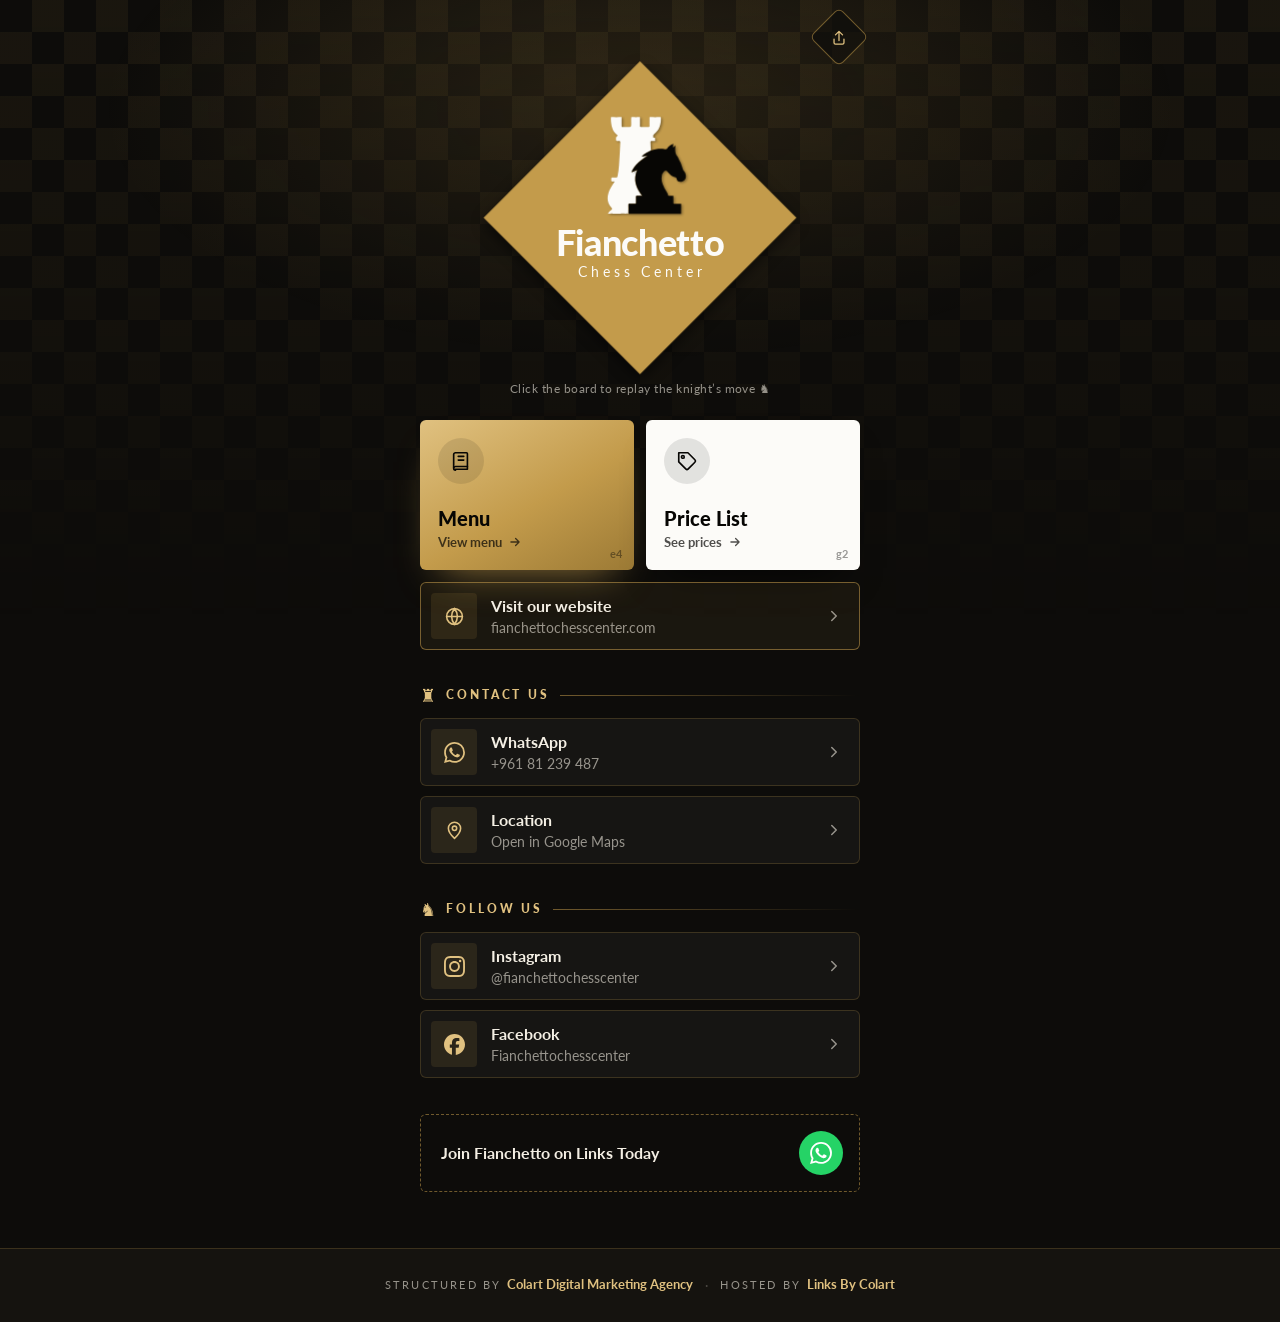
<file: fianchetto/index.html>
<!DOCTYPE html>
<html lang="en">
<head>
  <meta charset="UTF-8">
  <meta name="viewport" content="width=device-width, initial-scale=1, viewport-fit=cover">
  <title>Fianchetto Chess Center | Colart Links</title>
  <meta name="description" content="Fianchetto Chess Center: menu, price list, WhatsApp, location, Instagram and Facebook in one link.">
  <meta name="theme-color" content="#0d0c0a">
  <link rel="canonical" href="https://links.colartdigitalmarketingagency.com/fianchetto/">

  <meta property="og:type" content="profile">
  <meta property="og:site_name" content="Colart Links">
  <meta property="og:title" content="Fianchetto Chess Center">
  <meta property="og:description" content="Menu, price list, WhatsApp, location and socials, all in one link.">
  <meta property="og:url" content="https://links.colartdigitalmarketingagency.com/fianchetto/">
  <meta property="og:image" content="https://links.colartdigitalmarketingagency.com/fianchetto/assets/logo.png">

  <link rel="icon" type="image/png" href="assets/logo.png">
  <link rel="apple-touch-icon" href="assets/logo.png">

  <link rel="preconnect" href="https://fonts.googleapis.com">
  <link rel="preconnect" href="https://fonts.gstatic.com" crossorigin>
  <link href="https://fonts.googleapis.com/css2?family=Lato:wght@400;700;900&display=swap" rel="stylesheet">
  <link rel="stylesheet" href="style.css">
</head>
<body>

  <div class="topbar">
    <button class="share" type="button" id="share" aria-label="Share this page"><svg viewBox="0 0 24 24" fill="none" stroke="currentColor" stroke-width="1.8" stroke-linecap="round" stroke-linejoin="round" aria-hidden="true"><path d="M12 3v13M7 8l5-5 5 5M5 14v5a2 2 0 0 0 2 2h10a2 2 0 0 0 2-2v-5"/></svg></button>
  </div>

  <main class="page">

    <header class="hero">
      <h1 class="mark" id="mark" role="button" tabindex="0" aria-label="Fianchetto Chess Center (tap to replay the knight's move)">
        <svg xmlns="http://www.w3.org/2000/svg" viewBox="100 70 1800 1800" aria-hidden="true">
          <path class="diamond" d="M 1000 1848.1 L 120.2 968.3 L 1000 88.6 L 1879.8 968.3 Z M 1000 1848.1 "/>
          <path class="rook" d="M 1109.1 402 C 1111.7 402.3 1114.2 402.5 1116.7 402.7 C 1119.1 426 1115 448.1 1104.3 468.9 C 1104.3 468.9 1104.3 468.9 1104.3 468.9 C 1101.8 470.9 1100.6 473.7 1099.7 476.7 C 1099.7 476.7 1099.7 476.7 1099.7 476.7 C 1092.6 485.1 1085.1 493.1 1076.9 500.5 C 1072.3 504.7 1073.8 510.1 1074.4 514.9 C 1075 519.2 1079.7 517.7 1082.7 518.6 C 1083.4 519.6 1084.2 520.6 1085 521.5 C 1084.2 525.2 1084.2 528.8 1085.1 532.5 C 1084.8 534 1084.6 535.6 1084.3 537.1 C 1078.4 537.2 1072.4 537.6 1066.5 537.1 C 1059.8 536.5 1058 539.5 1058.7 545.7 C 1060.2 560.8 1059.1 576 1061.2 591.1 C 1042.8 599.3 1025.4 608.9 1009.2 623.7 C 1020.7 621.2 1030.4 619.1 1042.4 619.6 C 1023.1 633.1 1005 644.7 989.7 660.1 C 974.4 675.6 960.9 692.2 951.6 713.2 C 962.8 708.2 972.2 702.2 984.6 700.5 C 960.3 755.5 978.6 801.4 1012.9 845.2 C 1002.3 845.2 993.3 845.4 984.4 845.1 C 979.5 844.9 977.6 846.2 977.8 851.5 C 978.3 862.6 977.8 873.6 978 884.7 C 978.1 888.7 977 890 972.9 889.9 C 962.3 889.6 951.8 889.8 941.2 889.8 C 938.9 889.9 935.7 888.7 935.5 892.9 C 934.4 908.5 934.2 924.1 935.5 939.8 C 935.5 941.3 935.5 942.9 935.5 944.4 C 932.1 944.6 928.8 944.9 925.5 945.1 C 913 945.7 900.5 944.1 888 946 C 874.7 946 861.4 946 848.1 946 C 842.3 944.6 836.6 944.7 830.8 946 C 827.1 945.4 823.1 946.2 818.8 944.1 C 823.9 936 830.4 929.6 838 924.4 C 843.9 920.4 844.2 917.5 839.1 912 C 815.9 887 812.6 858.1 823.1 826.6 C 829.4 807.5 840 790.9 850.8 774.3 C 852.8 771.3 854.6 768.3 856.4 765.6 C 855.2 763.7 853.8 764.3 852.6 764.2 C 848.1 763.5 841.8 766.4 839.5 762.5 C 836.5 757.7 838.4 751 838.7 745.1 C 838.8 741.4 841.8 741.6 844.4 741.5 C 851 741.4 857.8 741.1 864.4 741.4 C 869.8 741.7 872 739.9 873.2 734.5 C 878 713.6 880 692.4 881.6 671.1 C 884.9 629.6 887.1 588 888.7 546.3 C 889 539.1 887 537 879.9 537.2 C 864.4 537.6 864.6 537.2 864.4 521.6 C 864.4 516.2 866.9 513 870.8 510.1 C 873.4 508.1 875.4 506.1 871.3 503.1 C 848.7 486.2 840.7 462 837.3 435.5 C 836.2 426.5 835.5 417.6 835.9 408.5 C 836 406 835.4 403.2 838.6 402 C 857.2 402.9 875.8 402.8 894.3 402.1 C 894.9 402.2 895.5 402.4 896 402.6 C 896.1 417.5 896.2 432.5 896.2 447.4 C 896.3 458.1 896.2 458.1 906.5 458.1 C 915.5 458.1 924.6 458.1 933.6 458.1 C 950.1 458.1 949.8 458.1 950.2 441.4 C 950.4 428.3 948.7 415.2 951.3 402.2 C 954.4 402.1 957.5 402.1 960.6 402 C 971.5 402.9 982.4 402.8 993.3 401.9 C 995.4 402.2 997.5 402.4 999.5 402.6 C 999.6 418.3 1000 434 999.4 449.7 C 999.2 456.8 1001.7 458.5 1008.2 458.3 C 1020.6 457.8 1033 457.9 1045.3 458.2 C 1051.2 458.4 1053.4 456.8 1053.3 450.5 C 1052.9 434.6 1053.3 418.6 1053.3 402.7 C 1055.4 402.4 1057.5 402.2 1059.5 402 C 1076.1 402.9 1092.6 402.9 1109.1 402 "/>
          <path class="knight move" id="knight" d="M 935.5 892.9 C 935.7 888.7 938.9 889.9 941.2 889.8 C 951.8 889.8 962.3 889.6 972.9 889.9 C 977 890 978.1 888.7 978 884.7 C 977.8 873.6 978.3 862.6 977.8 851.5 C 977.6 846.2 979.5 844.9 984.4 845.1 C 993.3 845.4 1002.3 845.2 1012.9 845.2 C 978.6 801.4 960.3 755.5 984.6 700.5 C 972.2 702.2 962.8 708.2 951.6 713.2 C 960.9 692.2 974.4 675.6 989.7 660.1 C 1005 644.7 1023.1 633.1 1042.4 619.6 C 1030.4 619.1 1020.7 621.2 1009.2 623.7 C 1025.4 608.9 1042.8 599.3 1061.2 591.1 C 1087 581.6 1113.6 578.9 1140.6 583.5 C 1149.6 585.1 1153 581.3 1155.6 574.2 C 1155.6 574.2 1155.5 574.2 1155.5 574.2 C 1161.7 569.1 1167.9 563.9 1174.2 558.8 C 1174.2 558.8 1174 558.9 1174 558.9 C 1174.9 558.8 1175.7 558.5 1175.9 557.4 C 1175.9 557.4 1175.8 557.6 1175.8 557.6 C 1179.3 555.8 1182.8 554 1186.2 552.2 C 1186.4 552.6 1186.7 552.6 1187 552.5 C 1186.4 558.9 1185.8 565.3 1185.1 573.3 C 1190.5 568.6 1194.5 565.2 1198.5 561.8 C 1198.6 562.3 1198.7 562.8 1198.8 563.3 C 1197.3 585.4 1195.5 607.5 1211.9 625.9 C 1212.4 626.4 1212.7 627.2 1213 627.9 C 1218.4 638.9 1223.8 649.9 1229.1 660.9 C 1229.1 660.9 1229 660.9 1229 660.9 C 1232.3 670.3 1235.8 679.5 1238.7 688.9 C 1241 696.3 1243.8 703.2 1249.6 708.6 C 1249.6 708.6 1249.5 708.5 1249.5 708.5 C 1250.1 710.4 1250.9 712.2 1252.6 713.3 C 1252.6 713.3 1252.6 713.2 1252.6 713.2 C 1254 717.6 1256.2 721.8 1256.9 726.3 C 1258.6 738.4 1259.7 751.2 1247.8 759 C 1236.7 766.1 1224.5 770.1 1211.7 762 C 1211.7 762 1211.7 762.1 1211.7 762.1 C 1211.4 760.8 1210.8 759.8 1209.6 759.3 C 1209.6 759.3 1209.7 759.4 1209.7 759.4 C 1209.4 757.4 1208.5 755.7 1206.9 754.4 C 1206.9 754.4 1207 754.2 1207 754.2 C 1206.8 746.1 1203.3 740.8 1194.8 739.5 C 1192 739.1 1189.4 738 1186.7 737.2 C 1186.7 737.2 1186.7 737.3 1186.7 737.3 C 1183.4 734.6 1179.6 732.9 1175.7 731.3 C 1175.7 731.3 1175.8 731.4 1175.8 731.4 C 1166.7 723.8 1158 715.9 1150.9 706.4 C 1146.8 701 1142.2 701.8 1137.6 705.7 C 1130.2 712 1124.8 719.9 1122.8 729.4 C 1117.8 753.5 1123.6 775.7 1135.2 796.7 C 1135.2 796.7 1135.1 796.7 1135.1 796.7 C 1136.3 799.2 1137.2 801.9 1138.6 804.2 C 1145.1 815.3 1153.1 825.6 1157 838.1 C 1156.5 843.6 1159.3 845.2 1164.4 844.9 C 1172.1 844.6 1179.8 844.9 1187.5 844.9 C 1187.5 844.9 1187.4 844.8 1187.4 844.8 C 1187.5 857.9 1187.8 870.9 1187.7 884 C 1187.7 888.3 1188.9 889.7 1193.3 889.6 C 1205.8 889.4 1218.4 889.6 1230.9 889.6 C 1230.9 890.1 1231.1 890.4 1231.4 890.7 C 1231.2 909.2 1231 927.7 1230.8 946.1 C 1230.8 946.1 1231 946 1231 946 C 1135.4 946 1039.8 946 944.3 945.9 C 941.3 945.9 938 947 935.5 944.4 C 935.5 942.9 935.5 941.3 935.5 939.8 C 936.4 924.2 936.5 908.5 935.5 892.9 "/>
          <text class="t1" x="1000" y="1185" text-anchor="middle">Fianchetto</text>
          <text class="t2" x="1011" y="1300" text-anchor="middle">Chess Center</text>
        </svg>
      </h1>
      <p class="hint"><span class="desk">Click</span><span class="touch">Tap</span> the board to replay the knight’s move ♞</p>
    </header>

    <div class="squares">
      <a class="sq sq--gold" href="https://menus.colartdigitalmarketingagency.com/fianchettochesscenter/" target="_blank" rel="noopener">
        <span class="sq__icon"><svg viewBox="0 0 24 24" fill="none" stroke="currentColor" stroke-width="1.8" stroke-linecap="round" stroke-linejoin="round" aria-hidden="true"><path d="M4 19.5V5a2 2 0 0 1 2-2h12a1 1 0 0 1 1 1v14"/><path d="M6 21h13v-3H6a2 2 0 0 0 0 4"/><path d="M9 7h6M9 11h6"/></svg></span>
        <span><span class="sq__t">Menu</span><span class="sq__s">View menu <svg viewBox="0 0 24 24" fill="none" stroke="currentColor" stroke-width="2.2" stroke-linecap="round" stroke-linejoin="round" aria-hidden="true"><path d="M5 12h14M13 6l6 6-6 6"/></svg></span></span>
        <span class="sq__coord" aria-hidden="true">e4</span>
      </a>
      <a class="sq sq--ivory" href="https://pricelists.colartdigitalmarketingagency.com/fianchetto/" target="_blank" rel="noopener">
        <span class="sq__icon"><svg viewBox="0 0 24 24" fill="none" stroke="currentColor" stroke-width="1.8" stroke-linecap="round" stroke-linejoin="round" aria-hidden="true"><path d="M20.6 13.4 13.4 20.6a2 2 0 0 1-2.8 0L3 13V3h10l7.6 7.6a2 2 0 0 1 0 2.8z"/><circle cx="7.5" cy="7.5" r="1.5"/></svg></span>
        <span><span class="sq__t">Price List</span><span class="sq__s">See prices <svg viewBox="0 0 24 24" fill="none" stroke="currentColor" stroke-width="2.2" stroke-linecap="round" stroke-linejoin="round" aria-hidden="true"><path d="M5 12h14M13 6l6 6-6 6"/></svg></span></span>
        <span class="sq__coord" aria-hidden="true">g2</span>
      </a>
    </div>

    <ul class="links links--web">
      <li>
        <a class="link link--web" href="https://www.fianchettochesscenter.com/" target="_blank" rel="noopener">
          <span class="link__icon"><svg viewBox="0 0 24 24" fill="none" stroke="currentColor" stroke-width="1.8" stroke-linecap="round" stroke-linejoin="round" aria-hidden="true"><circle cx="12" cy="12" r="9"/><path d="M3 12h18M12 3a14 14 0 0 1 0 18M12 3a14 14 0 0 0 0 18"/></svg></span>
          <span class="link__text"><span class="link__title">Visit our website</span><span class="link__sub">fianchettochesscenter.com</span></span>
          <span class="link__go" aria-hidden="true"><svg viewBox="0 0 24 24" fill="none" stroke="currentColor" stroke-width="2" stroke-linecap="round" stroke-linejoin="round" aria-hidden="true"><path d="M9 6l6 6-6 6"/></svg></span>
        </a>
      </li>
    </ul>

    <h2 class="label"><span class="piece" aria-hidden="true">♜</span>Contact us</h2>
    <ul class="links links--contact">
      <li>
        <a class="link link--wa" href="https://wa.me/96181239487" target="_blank" rel="noopener">
          <span class="link__icon"><svg viewBox="0 0 24 24" fill="currentColor" aria-hidden="true"><path d="M17.472 14.382c-.297-.149-1.758-.867-2.03-.967-.273-.099-.471-.148-.67.15-.197.297-.767.966-.94 1.164-.173.199-.347.223-.644.075-.297-.15-1.255-.463-2.39-1.475-.883-.788-1.48-1.761-1.653-2.059-.173-.297-.018-.458.13-.606.134-.133.298-.347.446-.52.149-.174.198-.298.298-.497.099-.198.05-.371-.025-.52-.075-.149-.669-1.612-.916-2.207-.242-.579-.487-.5-.669-.51-.173-.008-.371-.01-.57-.01-.198 0-.52.074-.792.372-.272.297-1.04 1.016-1.04 2.479 0 1.462 1.065 2.875 1.213 3.074.149.198 2.096 3.2 5.077 4.487.709.306 1.262.489 1.694.625.712.227 1.36.195 1.871.118.571-.085 1.758-.719 2.006-1.413.248-.694.248-1.289.173-1.413-.074-.124-.272-.198-.57-.347m-5.421 7.403h-.004a9.87 9.87 0 01-5.031-1.378l-.361-.214-3.741.982.998-3.648-.235-.374a9.86 9.86 0 01-1.51-5.26c.001-5.45 4.436-9.884 9.888-9.884 2.64 0 5.122 1.03 6.988 2.898a9.825 9.825 0 012.893 6.994c-.003 5.45-4.437 9.884-9.885 9.884m8.413-18.297A11.815 11.815 0 0012.05 0C5.495 0 .16 5.335.157 11.892c0 2.096.547 4.142 1.588 5.945L.057 24l6.305-1.654a11.882 11.882 0 005.683 1.448h.005c6.554 0 11.89-5.335 11.893-11.893a11.821 11.821 0 00-3.48-8.413Z"/></svg></span>
          <span class="link__text"><span class="link__title">WhatsApp</span><span class="link__sub">+961 81 239 487</span></span>
          <span class="link__go" aria-hidden="true"><svg viewBox="0 0 24 24" fill="none" stroke="currentColor" stroke-width="2" stroke-linecap="round" stroke-linejoin="round" aria-hidden="true"><path d="M9 6l6 6-6 6"/></svg></span>
        </a>
      </li>
      <li>
        <a class="link link--map" href="https://maps.app.goo.gl/wfwU5Pq3dq6BaLf76" target="_blank" rel="noopener">
          <span class="link__icon"><svg viewBox="0 0 24 24" fill="none" stroke="currentColor" stroke-width="1.8" stroke-linecap="round" stroke-linejoin="round" aria-hidden="true"><path d="M12 21s-7-6.2-7-11.5A7 7 0 0 1 19 9.5C19 14.8 12 21 12 21z"/><circle cx="12" cy="9.5" r="2.5"/></svg></span>
          <span class="link__text"><span class="link__title">Location</span><span class="link__sub">Open in Google Maps</span></span>
          <span class="link__go" aria-hidden="true"><svg viewBox="0 0 24 24" fill="none" stroke="currentColor" stroke-width="2" stroke-linecap="round" stroke-linejoin="round" aria-hidden="true"><path d="M9 6l6 6-6 6"/></svg></span>
        </a>
      </li>
    </ul>

    <h2 class="label"><span class="piece" aria-hidden="true">♞</span>Follow us</h2>
    <ul class="links links--follow">
      <li>
        <a class="link link--ig" href="https://www.instagram.com/fianchettochesscenter/" target="_blank" rel="noopener">
          <span class="link__icon"><svg viewBox="0 0 24 24" fill="currentColor" aria-hidden="true"><path d="M7.0301.084c-1.2768.0602-2.1487.264-2.911.5634-.7888.3075-1.4575.72-2.1228 1.3877-.6652.6677-1.075 1.3368-1.3802 2.127-.2954.7638-.4956 1.6365-.552 2.914-.0564 1.2775-.0689 1.6882-.0626 4.947.0062 3.2586.0206 3.6671.0825 4.9473.061 1.2765.264 2.1482.5635 2.9107.308.7889.72 1.4573 1.388 2.1228.6679.6655 1.3365 1.0743 2.1285 1.38.7632.295 1.6361.4961 2.9134.552 1.2773.056 1.6884.069 4.9462.0627 3.2578-.0062 3.668-.0207 4.9478-.0814 1.28-.0607 2.147-.2652 2.9098-.5633.7889-.3086 1.4578-.72 2.1228-1.3881.665-.6682 1.0745-1.3378 1.3795-2.1284.2957-.7632.4966-1.636.552-2.9124.056-1.2809.0692-1.6898.063-4.948-.0063-3.2583-.021-3.6668-.0817-4.9465-.0607-1.2797-.264-2.1487-.5633-2.9117-.3084-.7889-.72-1.4568-1.3876-2.1228C21.2982 1.33 20.628.9208 19.8378.6165 19.074.321 18.2017.1197 16.9244.0645 15.6471.0093 15.236-.005 11.977.0014 8.718.0076 8.31.0215 7.0301.0839m.1402 21.6932c-1.17-.0509-1.8053-.2453-2.2287-.408-.5606-.216-.96-.4771-1.3819-.895-.422-.4178-.6811-.8186-.9-1.378-.1644-.4234-.3624-1.058-.4171-2.228-.0595-1.2645-.072-1.6442-.079-4.848-.007-3.2037.0053-3.583.0607-4.848.05-1.169.2456-1.805.408-2.2282.216-.5613.4762-.96.895-1.3816.4188-.4217.8184-.6814 1.3783-.9003.423-.1651 1.0575-.3614 2.227-.4171 1.2655-.06 1.6447-.072 4.848-.079 3.2033-.007 3.5835.005 4.8495.0608 1.169.0508 1.8053.2445 2.228.408.5608.216.96.4754 1.3816.895.4217.4194.6816.8176.9005 1.3787.1653.4217.3617 1.056.4169 2.2263.0602 1.2655.0739 1.645.0796 4.848.0058 3.203-.0055 3.5834-.061 4.848-.051 1.17-.245 1.8055-.408 2.2294-.216.5604-.4763.96-.8954 1.3814-.419.4215-.8181.6811-1.3783.9-.4224.1649-1.0577.3617-2.2262.4174-1.2656.0595-1.6448.072-4.8493.079-3.2045.007-3.5825-.006-4.848-.0608M16.953 5.5864A1.44 1.44 0 1 0 18.39 4.144a1.44 1.44 0 0 0-1.437 1.4424M5.8385 12.012c.0067 3.4032 2.7706 6.1557 6.173 6.1493 3.4026-.0065 6.157-2.7701 6.1506-6.1733-.0065-3.4032-2.771-6.1565-6.174-6.1498-3.403.0067-6.156 2.771-6.1496 6.1738M8 12.0077a4 4 0 1 1 4.008 3.9921A3.9996 3.9996 0 0 1 8 12.0077"/></svg></span>
          <span class="link__text"><span class="link__title">Instagram</span><span class="link__sub">@fianchettochesscenter</span></span>
          <span class="link__go" aria-hidden="true"><svg viewBox="0 0 24 24" fill="none" stroke="currentColor" stroke-width="2" stroke-linecap="round" stroke-linejoin="round" aria-hidden="true"><path d="M9 6l6 6-6 6"/></svg></span>
        </a>
      </li>
      <li>
        <a class="link link--fb" href="https://www.facebook.com/Fianchettochesscenter" target="_blank" rel="noopener">
          <span class="link__icon"><svg viewBox="0 0 24 24" fill="currentColor" aria-hidden="true"><path d="M9.101 23.691v-7.98H6.627v-3.667h2.474v-1.58c0-4.085 1.848-5.978 5.858-5.978.401 0 .955.042 1.468.103a8.68 8.68 0 0 1 1.141.195v3.325a8.623 8.623 0 0 0-.653-.036 26.805 26.805 0 0 0-.733-.009c-.707 0-1.259.096-1.675.309a1.686 1.686 0 0 0-.679.622c-.258.42-.374.995-.374 1.752v1.297h3.919l-.386 2.103-.287 1.564h-3.246v8.245C19.396 23.238 24 18.179 24 12.044c0-6.627-5.373-12-12-12s-12 5.373-12 12c0 5.628 3.874 10.35 9.101 11.647Z"/></svg></span>
          <span class="link__text"><span class="link__title">Facebook</span><span class="link__sub">Fianchettochesscenter</span></span>
          <span class="link__go" aria-hidden="true"><svg viewBox="0 0 24 24" fill="none" stroke="currentColor" stroke-width="2" stroke-linecap="round" stroke-linejoin="round" aria-hidden="true"><path d="M9 6l6 6-6 6"/></svg></span>
        </a>
      </li>
    </ul>

    <a class="listed" href="https://wa.me/96170649423" target="_blank" rel="noopener">
      <span>
        <span class="listed__a">Join Fianchetto on Links Today</span>
      </span>
      <span class="listed__icon" aria-hidden="true"><svg viewBox="0 0 24 24" fill="currentColor" aria-hidden="true"><path d="M17.472 14.382c-.297-.149-1.758-.867-2.03-.967-.273-.099-.471-.148-.67.15-.197.297-.767.966-.94 1.164-.173.199-.347.223-.644.075-.297-.15-1.255-.463-2.39-1.475-.883-.788-1.48-1.761-1.653-2.059-.173-.297-.018-.458.13-.606.134-.133.298-.347.446-.52.149-.174.198-.298.298-.497.099-.198.05-.371-.025-.52-.075-.149-.669-1.612-.916-2.207-.242-.579-.487-.5-.669-.51-.173-.008-.371-.01-.57-.01-.198 0-.52.074-.792.372-.272.297-1.04 1.016-1.04 2.479 0 1.462 1.065 2.875 1.213 3.074.149.198 2.096 3.2 5.077 4.487.709.306 1.262.489 1.694.625.712.227 1.36.195 1.871.118.571-.085 1.758-.719 2.006-1.413.248-.694.248-1.289.173-1.413-.074-.124-.272-.198-.57-.347m-5.421 7.403h-.004a9.87 9.87 0 01-5.031-1.378l-.361-.214-3.741.982.998-3.648-.235-.374a9.86 9.86 0 01-1.51-5.26c.001-5.45 4.436-9.884 9.888-9.884 2.64 0 5.122 1.03 6.988 2.898a9.825 9.825 0 012.893 6.994c-.003 5.45-4.437 9.884-9.885 9.884m8.413-18.297A11.815 11.815 0 0012.05 0C5.495 0 .16 5.335.157 11.892c0 2.096.547 4.142 1.588 5.945L.057 24l6.305-1.654a11.882 11.882 0 005.683 1.448h.005c6.554 0 11.89-5.335 11.893-11.893a11.821 11.821 0 00-3.48-8.413Z"/></svg></span>
    </a>

  </main>

  <footer class="footer">
    <div class="footer__credits">
      <span class="footer__credit">
        <span class="footer__label">Structured by</span>
        <a href="https://colartdigitalmarketingagency.com" target="_blank" rel="noopener">Colart Digital Marketing Agency</a>
      </span>
      <span class="footer__sep" aria-hidden="true">·</span>
      <span class="footer__credit">
        <span class="footer__label">Hosted by</span>
        <a href="../">Links By Colart</a>
      </span>
    </div>
  </footer>

  <div class="toast" id="toast" role="status" aria-live="polite"></div>

  <script src="script.js"></script>
</body>
</html>
</file>
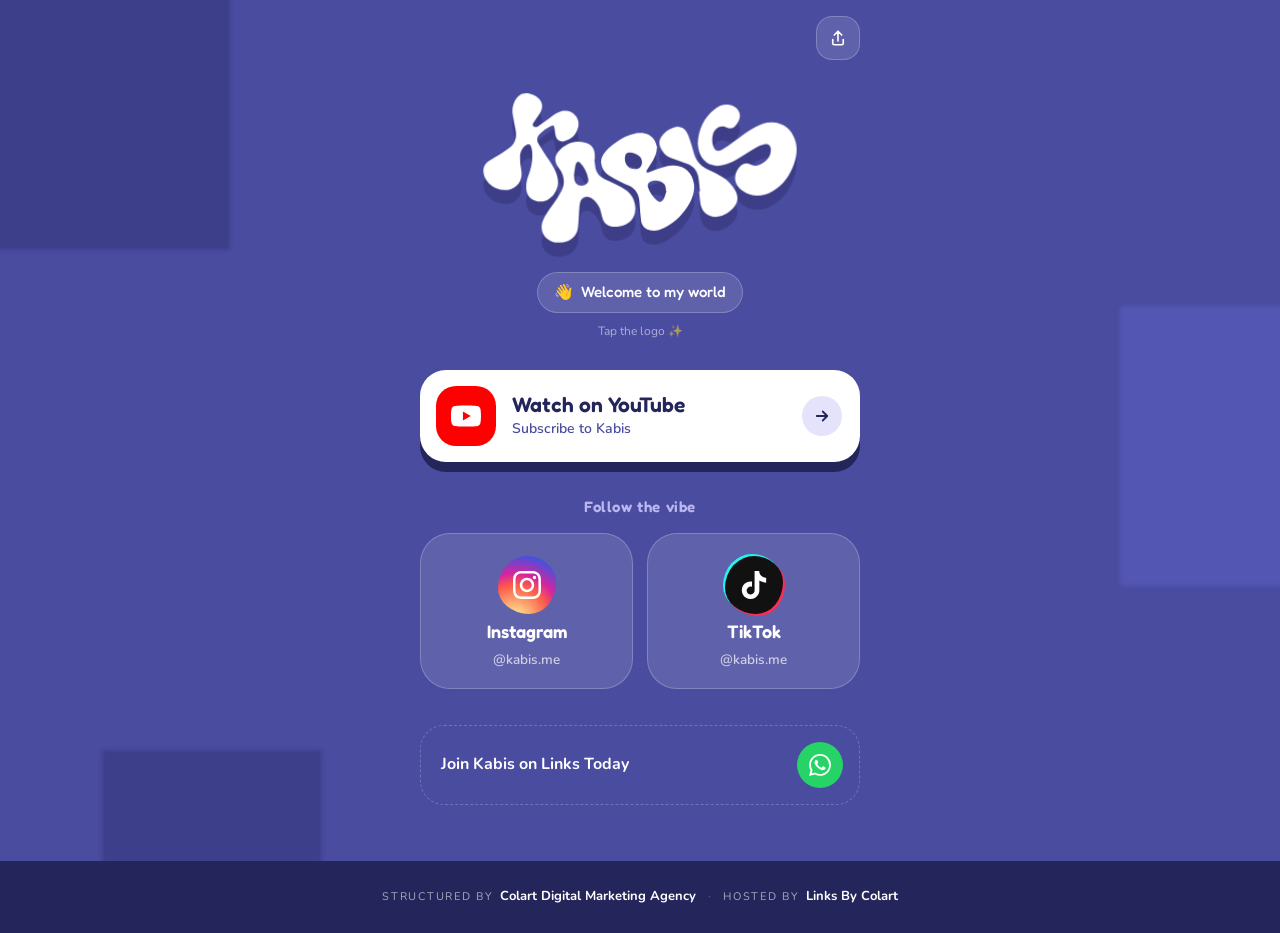
<file: kabis/index.html>
<!DOCTYPE html>
<html lang="en">
<head>
  <meta charset="UTF-8">
  <meta name="viewport" content="width=device-width, initial-scale=1, viewport-fit=cover">
  <title>Kabis | Colart Links</title>
  <meta name="description" content="Kabis: YouTube, Instagram and TikTok in one link.">
  <meta name="theme-color" content="#4a4ca0">
  <link rel="canonical" href="https://links.colartdigitalmarketingagency.com/kabis/">

  <meta property="og:type" content="profile">
  <meta property="og:site_name" content="Colart Links">
  <meta property="og:title" content="Kabis">
  <meta property="og:description" content="Watch, follow and vibe with Kabis on YouTube, Instagram and TikTok.">
  <meta property="og:url" content="https://links.colartdigitalmarketingagency.com/kabis/">

  <link rel="icon" href="assets/logo.svg" type="image/svg+xml">

  <link rel="preconnect" href="https://fonts.googleapis.com">
  <link rel="preconnect" href="https://fonts.gstatic.com" crossorigin>
  <link href="https://fonts.googleapis.com/css2?family=Fredoka:wght@500;600&family=Nunito:wght@400;600;700&display=swap" rel="stylesheet">
  <link rel="stylesheet" href="style.css">
  <script>document.documentElement.classList.add('js')</script>
</head>
<body>

  <div class="blobs" aria-hidden="true"><span class="blob blob--1"></span><span class="blob blob--2"></span><span class="blob blob--3"></span></div>

  <div class="topbar">
    <button class="share" type="button" id="share" aria-label="Share this page"><svg viewBox="0 0 24 24" fill="none" stroke="currentColor" stroke-width="2.2" stroke-linecap="round" stroke-linejoin="round" aria-hidden="true"><path d="M12 3v13M7 8l5-5 5 5M5 14v5a2 2 0 0 0 2 2h10a2 2 0 0 0 2-2v-5"/></svg></button>
  </div>

  <main class="page">

    <header class="hero">
      <h1 class="logo" id="logo" role="button" tabindex="0" aria-label="Kabis (tap to wobble)">
        <svg xmlns="http://www.w3.org/2000/svg" viewBox="278 637 1491 726" aria-hidden="true">
          <path d="M 564.3 1156.9 C 523.1 1157.4 498.2 1135 494 1102.3 C 490.9 1078 496.1 1055.5 504.6 1033.3 C 517.7 998.6 523.6 962.8 521.2 925.8 C 520.7 917.4 518.5 909.1 515.9 901.1 C 512.3 890.2 503.3 887 493.7 893.4 C 473.9 906.5 464.7 926.3 464.5 948.9 C 464.2 969.3 466.1 990.1 470.1 1010.1 C 480.5 1062 444.3 1103.8 391.5 1103.2 C 348 1102.6 305.7 1070.6 295.9 1030.3 C 289.8 1005.3 296.6 983.9 317.1 969.2 C 337.9 954.3 360.8 942.4 382.6 928.8 C 393.9 921.7 404.9 914.3 415.5 906.3 C 443.3 885.2 449.7 856.3 444 823.7 C 439.7 799 433.9 774.6 430.2 749.9 C 427.6 731.8 429.6 713.7 436.6 696.4 C 453 655.4 486.3 641.8 526.8 659.8 C 543.3 667.1 557.6 676.8 564.2 694.7 C 572.7 717.5 563.1 736.6 550.9 754.9 C 543.8 765.7 535.5 775.9 528.7 786.9 C 525.5 792.2 520.6 799.1 526.5 805.2 C 532.6 811.5 541.3 810.7 547.6 806.4 C 566.4 793.9 584.7 780.6 602.7 766.8 C 620.4 753.3 638.4 740.8 660.2 735.1 C 704.4 723.4 746.1 764 735.6 808.5 C 727.2 844 705.9 867.4 669.7 875.5 C 650.2 879.8 635.7 870.8 630.7 851.3 C 627.9 840 626.4 828.2 625.4 816.5 C 624.2 802.4 619.7 799.3 606.7 805.3 C 586.9 814.4 570.5 828 555.4 843.6 C 542.8 856.7 541 871.6 549.8 886.7 C 561.7 907 574.4 926.9 587.8 946.2 C 604.4 970.1 621.2 993.7 632 1021 C 646.1 1056.5 646.2 1090.6 622.2 1122.2 C 605.8 1143.9 584 1156.1 564.3 1156.9"/>
          <path d="M 715.4 1035 C 715.8 1035 716.1 1035.1 716.5 1035.2 C 716.7 1040 716.9 1044.8 717.2 1049.6 C 719 1077.2 744.1 1090.9 768.5 1077.8 C 779.1 1072.2 784.2 1062.3 782.4 1051.5 C 777.7 1022.5 764.2 997.3 744 976 C 737.1 968.8 730.5 970.5 725.9 979.3 C 724.4 982.2 722.9 985.3 722.4 988.5 C 719.9 1004 717.7 1019.5 715.4 1035 M 810.8 960.6 C 813.3 976.9 814 993.7 818.7 1009.4 C 825.7 1032.3 844.9 1045.2 865 1055.6 C 888.1 1067.5 912.3 1077.2 935.2 1089.4 C 966.1 1105.7 990.1 1128.1 998.6 1164.4 C 1011.7 1220.2 981.8 1265.5 924.8 1272.8 C 911.6 1274.5 897.3 1274.7 884.7 1271.4 C 860.2 1264.9 850.1 1244.5 845.1 1221.6 C 840.9 1202 836.6 1182.2 823.8 1166.4 C 815.4 1156 805.3 1146.1 794 1139.4 C 771.7 1126.4 749.7 1137 744 1162 C 741.8 1171.6 741.1 1181.7 740.4 1191.6 C 738.4 1220.2 738 1249 734.6 1277.4 C 730.1 1314.9 704.6 1339.6 667.5 1346 C 647.8 1349.4 628.3 1348.9 609.6 1341.1 C 571.5 1325.2 555.2 1284.3 571.2 1245.2 C 582.4 1217.8 600.7 1194.8 617.6 1170.8 C 631.8 1150.6 645.8 1129.9 657 1107.9 C 675.3 1072 671.6 1036.6 647.8 1003.7 C 646.9 1002.4 646.1 1001.2 645.2 1000 C 619.5 967.8 624.8 939.2 654.3 912.1 C 687.1 881.9 726.2 870.7 770 883.2 C 798.3 891.2 812.6 911.9 812.8 941.2 C 812.8 947.5 812.8 953.9 812.8 960.2 C 812.1 960.4 811.4 960.5 810.8 960.6"/>
          <path d="M 999.7 1005.4 C 1010.9 1006 1021 1003.7 1027.3 993.5 C 1037.1 977.9 1033.8 955.7 1019.3 944.3 C 1006.2 934 991.2 927.8 974.2 927.8 C 963.6 927.8 958.1 931.4 955.3 941.2 C 947.1 970.1 961.1 1004.9 999.7 1005.4 M 1146.9 1107.4 C 1146.1 1107.1 1145.4 1106.8 1144.6 1106.5 C 1144.5 1091.9 1142.7 1077.5 1129.4 1068.8 C 1113.2 1058.2 1095.1 1055.5 1076.5 1061.8 C 1061.8 1066.8 1056.5 1076.7 1061.1 1091.6 C 1068.3 1114.6 1082.7 1133.3 1099.7 1149.9 C 1112.3 1162.2 1125.4 1161 1133.6 1145.2 C 1139.7 1133.5 1142.6 1120.1 1146.9 1107.4 M 1101.7 907.6 C 1102.3 927.7 1095.1 945.5 1085.3 962.4 C 1076.9 976.8 1067.7 990.6 1058.8 1004.7 C 1057.4 1007 1055.5 1009.2 1054.7 1011.7 C 1053.9 1014.3 1053 1017.7 1054 1019.9 C 1054.6 1021.1 1059.2 1021.6 1061.4 1020.8 C 1071.8 1017.6 1082 1013.9 1092.2 1010.1 C 1118.5 1000.4 1144.8 990.7 1173.3 988.7 C 1232.7 984.5 1268.6 1026.3 1274.7 1073.4 C 1278.9 1105.4 1270.7 1134.9 1255.7 1162.2 C 1227.4 1213.5 1187.5 1253.8 1134.8 1280 C 1116.4 1289.2 1096.5 1294 1075.2 1291.3 C 1051.1 1288.3 1031.7 1271.8 1028.6 1247.5 C 1025.1 1219.4 1022.9 1191 1021.4 1162.7 C 1019.5 1124.6 1004.6 1095.8 967.7 1081 C 957.9 1077 948.2 1072.8 938.9 1067.9 C 917.6 1056.6 895.4 1046.5 875.8 1032.7 C 857.6 1019.8 845.3 1001 842.6 977.6 C 840.6 960.2 847.2 945.5 856.6 931.9 C 870.6 911.6 889.6 896.6 909.4 882.5 C 938.4 861.8 969.4 845.2 1005 838.9 C 1040.6 832.6 1074.2 841 1092.9 874 C 1098.5 883.9 1100.5 895.8 1104.2 906.7 C 1103.3 907 1102.5 907.3 1101.7 907.6"/>
          <path d="M 1292.7 884.1 C 1297.1 818.1 1321.7 764.2 1373.5 724.6 C 1392.5 710 1414.7 702.1 1439 706.3 C 1459.5 709.8 1477.4 719.2 1485.5 739.7 C 1494.6 762.7 1484.4 782.2 1470.9 800.2 C 1460.5 814 1445.7 821.4 1425.7 810.9 C 1400.4 797.6 1371 815 1363.4 843.4 C 1358.4 861.9 1358.9 880.4 1364.7 898.8 C 1371.6 920.1 1385 926.8 1404.2 915.6 C 1424.5 903.8 1444 890.3 1462.8 876.2 C 1495.1 852.2 1526.4 826.8 1562.4 808.4 C 1588.3 795.1 1615.6 785.4 1645 788.2 C 1694.4 792.8 1727.8 819.8 1744.6 866.1 C 1758.6 904.4 1754.6 943 1741.2 980.7 C 1722.1 1034.8 1690.8 1080.1 1640.2 1109.1 C 1592.8 1136.3 1544.6 1138 1498.9 1104.6 C 1456.2 1073.5 1457.7 1024.5 1492.1 990.3 C 1505 977.4 1521.4 975 1537.3 983.6 C 1553.8 992.6 1569.3 991.2 1585 983.5 C 1613 969.7 1632.5 949.2 1633.2 915.8 C 1633.6 896.1 1621.2 886 1602 890.1 C 1574.8 896 1552.4 911.8 1529.4 926.2 C 1497 946.3 1465.9 968.5 1429.6 981.2 C 1406.7 989.2 1383.3 993.9 1359.4 986.3 C 1325.1 975.4 1305.7 950.6 1297.3 916.6 C 1294.6 905.5 1294 894 1292.7 884.1"/>
          <path d="M 1302.9 1109.1 C 1300.1 1084.8 1299 1060.3 1294.2 1036.5 C 1288.3 1008.1 1269.7 989.4 1242.1 979.9 C 1216.4 971 1190.4 963.1 1165.3 952.9 C 1141.8 943.3 1126.7 924.4 1117.5 900.9 C 1111.2 884.8 1113.7 869.3 1122.9 855.1 C 1136.9 833.4 1156.9 818.9 1181.2 811.3 C 1207.3 803.1 1230.7 812.4 1243.8 837.9 C 1252.4 854.6 1257.4 873.3 1263.3 891.3 C 1268.1 905.9 1271.6 920.9 1276.1 935.6 C 1287.4 972.3 1313 995.4 1347.1 1011 C 1366.9 1020 1385.9 1030.6 1404.9 1041.2 C 1432.9 1056.8 1453.7 1079.7 1468.5 1107.9 C 1483.2 1135.6 1480 1162.5 1458.9 1185.9 C 1438.6 1208.4 1414.2 1224.7 1382.9 1227.6 C 1346.7 1231 1314.1 1208.2 1306.5 1172.3 C 1302.1 1151.7 1301.2 1130.5 1298.6 1109.6 C 1300.1 1109.4 1301.5 1109.2 1302.9 1109.1"/>
        </svg>
      </h1>
      <p class="hello"><span class="wave" aria-hidden="true">👋</span> Welcome to my world</p>
      <p class="hint">Tap the logo ✨</p>
    </header>

    <a class="yt" href="https://www.youtube.com/channel/UCY_F6nEuoYcmoakVd2pxy-w" target="_blank" rel="noopener">
      <span class="yt__icon"><svg viewBox="0 0 24 24" fill="currentColor" aria-hidden="true"><path d="M23.498 6.186a3.016 3.016 0 0 0-2.122-2.136C19.505 3.545 12 3.545 12 3.545s-7.505 0-9.377.505A3.017 3.017 0 0 0 .502 6.186C0 8.07 0 12 0 12s0 3.93.502 5.814a3.016 3.016 0 0 0 2.122 2.136c1.871.505 9.376.505 9.376.505s7.505 0 9.377-.505a3.015 3.015 0 0 0 2.122-2.136C24 15.93 24 12 24 12s0-3.93-.502-5.814zM9.545 15.568V8.432L15.818 12l-6.273 3.568z"/></svg></span>
      <span class="yt__text"><span class="yt__title">Watch on YouTube</span><span class="yt__sub">Subscribe to Kabis</span></span>
      <span class="yt__go" aria-hidden="true"><svg viewBox="0 0 24 24" fill="none" stroke="currentColor" stroke-width="2.4" stroke-linecap="round" stroke-linejoin="round" aria-hidden="true"><path d="M5 12h14M13 6l6 6-6 6"/></svg></span>
    </a>

    <h2 class="label">Follow the vibe</h2>
    <ul class="bubbles">
      <li><a class="bubble bubble--ig" href="https://www.instagram.com/kabis.me/" target="_blank" rel="noopener">
        <span class="bubble__icon"><svg viewBox="0 0 24 24" fill="currentColor" aria-hidden="true"><path d="M7.0301.084c-1.2768.0602-2.1487.264-2.911.5634-.7888.3075-1.4575.72-2.1228 1.3877-.6652.6677-1.075 1.3368-1.3802 2.127-.2954.7638-.4956 1.6365-.552 2.914-.0564 1.2775-.0689 1.6882-.0626 4.947.0062 3.2586.0206 3.6671.0825 4.9473.061 1.2765.264 2.1482.5635 2.9107.308.7889.72 1.4573 1.388 2.1228.6679.6655 1.3365 1.0743 2.1285 1.38.7632.295 1.6361.4961 2.9134.552 1.2773.056 1.6884.069 4.9462.0627 3.2578-.0062 3.668-.0207 4.9478-.0814 1.28-.0607 2.147-.2652 2.9098-.5633.7889-.3086 1.4578-.72 2.1228-1.3881.665-.6682 1.0745-1.3378 1.3795-2.1284.2957-.7632.4966-1.636.552-2.9124.056-1.2809.0692-1.6898.063-4.948-.0063-3.2583-.021-3.6668-.0817-4.9465-.0607-1.2797-.264-2.1487-.5633-2.9117-.3084-.7889-.72-1.4568-1.3876-2.1228C21.2982 1.33 20.628.9208 19.8378.6165 19.074.321 18.2017.1197 16.9244.0645 15.6471.0093 15.236-.005 11.977.0014 8.718.0076 8.31.0215 7.0301.0839m.1402 21.6932c-1.17-.0509-1.8053-.2453-2.2287-.408-.5606-.216-.96-.4771-1.3819-.895-.422-.4178-.6811-.8186-.9-1.378-.1644-.4234-.3624-1.058-.4171-2.228-.0595-1.2645-.072-1.6442-.079-4.848-.007-3.2037.0053-3.583.0607-4.848.05-1.169.2456-1.805.408-2.2282.216-.5613.4762-.96.895-1.3816.4188-.4217.8184-.6814 1.3783-.9003.423-.1651 1.0575-.3614 2.227-.4171 1.2655-.06 1.6447-.072 4.848-.079 3.2033-.007 3.5835.005 4.8495.0608 1.169.0508 1.8053.2445 2.228.408.5608.216.96.4754 1.3816.895.4217.4194.6816.8176.9005 1.3787.1653.4217.3617 1.056.4169 2.2263.0602 1.2655.0739 1.645.0796 4.848.0058 3.203-.0055 3.5834-.061 4.848-.051 1.17-.245 1.8055-.408 2.2294-.216.5604-.4763.96-.8954 1.3814-.419.4215-.8181.6811-1.3783.9-.4224.1649-1.0577.3617-2.2262.4174-1.2656.0595-1.6448.072-4.8493.079-3.2045.007-3.5825-.006-4.848-.0608M16.953 5.5864A1.44 1.44 0 1 0 18.39 4.144a1.44 1.44 0 0 0-1.437 1.4424M5.8385 12.012c.0067 3.4032 2.7706 6.1557 6.173 6.1493 3.4026-.0065 6.157-2.7701 6.1506-6.1733-.0065-3.4032-2.771-6.1565-6.174-6.1498-3.403.0067-6.156 2.771-6.1496 6.1738M8 12.0077a4 4 0 1 1 4.008 3.9921A3.9996 3.9996 0 0 1 8 12.0077"/></svg></span>
        <span class="bubble__name">Instagram</span>
        <span class="bubble__handle">@kabis.me</span>
      </a></li>
      <li><a class="bubble bubble--tt" href="https://www.tiktok.com/@kabis.me" target="_blank" rel="noopener">
        <span class="bubble__icon"><svg viewBox="0 0 24 24" fill="currentColor" aria-hidden="true"><path d="M12.525.02c1.31-.02 2.61-.01 3.91-.02.08 1.53.63 3.09 1.75 4.17 1.12 1.11 2.7 1.62 4.24 1.79v4.03c-1.44-.05-2.89-.35-4.2-.97-.57-.26-1.1-.59-1.62-.93-.01 2.92.01 5.84-.02 8.75-.08 1.4-.54 2.79-1.35 3.94-1.31 1.92-3.58 3.17-5.91 3.21-1.43.08-2.86-.31-4.08-1.03-2.02-1.19-3.44-3.37-3.65-5.71-.02-.5-.03-1-.01-1.49.18-1.9 1.12-3.72 2.58-4.96 1.66-1.44 3.98-2.13 6.15-1.72.02 1.48-.04 2.96-.04 4.44-.99-.32-2.15-.23-3.02.37-.63.41-1.11 1.04-1.36 1.75-.21.51-.15 1.07-.14 1.61.24 1.64 1.82 3.02 3.5 2.87 1.12-.01 2.19-.66 2.77-1.61.19-.33.4-.67.41-1.06.1-1.79.06-3.57.07-5.36.01-4.03-.01-8.05.02-12.07z"/></svg></span>
        <span class="bubble__name">TikTok</span>
        <span class="bubble__handle">@kabis.me</span>
      </a></li>
    </ul>

    <a class="listed" href="https://wa.me/96170649423" target="_blank" rel="noopener">
      <span>
        <span class="listed__a">Join Kabis on Links Today</span>
      </span>
      <span class="listed__icon" aria-hidden="true"><svg viewBox="0 0 24 24" fill="currentColor" aria-hidden="true"><path d="M17.472 14.382c-.297-.149-1.758-.867-2.03-.967-.273-.099-.471-.148-.67.15-.197.297-.767.966-.94 1.164-.173.199-.347.223-.644.075-.297-.15-1.255-.463-2.39-1.475-.883-.788-1.48-1.761-1.653-2.059-.173-.297-.018-.458.13-.606.134-.133.298-.347.446-.52.149-.174.198-.298.298-.497.099-.198.05-.371-.025-.52-.075-.149-.669-1.612-.916-2.207-.242-.579-.487-.5-.669-.51-.173-.008-.371-.01-.57-.01-.198 0-.52.074-.792.372-.272.297-1.04 1.016-1.04 2.479 0 1.462 1.065 2.875 1.213 3.074.149.198 2.096 3.2 5.077 4.487.709.306 1.262.489 1.694.625.712.227 1.36.195 1.871.118.571-.085 1.758-.719 2.006-1.413.248-.694.248-1.289.173-1.413-.074-.124-.272-.198-.57-.347m-5.421 7.403h-.004a9.87 9.87 0 01-5.031-1.378l-.361-.214-3.741.982.998-3.648-.235-.374a9.86 9.86 0 01-1.51-5.26c.001-5.45 4.436-9.884 9.888-9.884 2.64 0 5.122 1.03 6.988 2.898a9.825 9.825 0 012.893 6.994c-.003 5.45-4.437 9.884-9.885 9.884m8.413-18.297A11.815 11.815 0 0012.05 0C5.495 0 .16 5.335.157 11.892c0 2.096.547 4.142 1.588 5.945L.057 24l6.305-1.654a11.882 11.882 0 005.683 1.448h.005c6.554 0 11.89-5.335 11.893-11.893a11.821 11.821 0 00-3.48-8.413Z"/></svg></span>
    </a>

  </main>

  <footer class="footer">
    <div class="footer__credits">
      <span class="footer__credit">
        <span class="footer__label">Structured by</span>
        <a href="https://colartdigitalmarketingagency.com" target="_blank" rel="noopener">Colart Digital Marketing Agency</a>
      </span>
      <span class="footer__sep" aria-hidden="true">·</span>
      <span class="footer__credit">
        <span class="footer__label">Hosted by</span>
        <a href="../">Links By Colart</a>
      </span>
    </div>
  </footer>

  <div class="toast" id="toast" role="status" aria-live="polite"></div>

  <script src="script.js"></script>
</body>
</html>
</file>
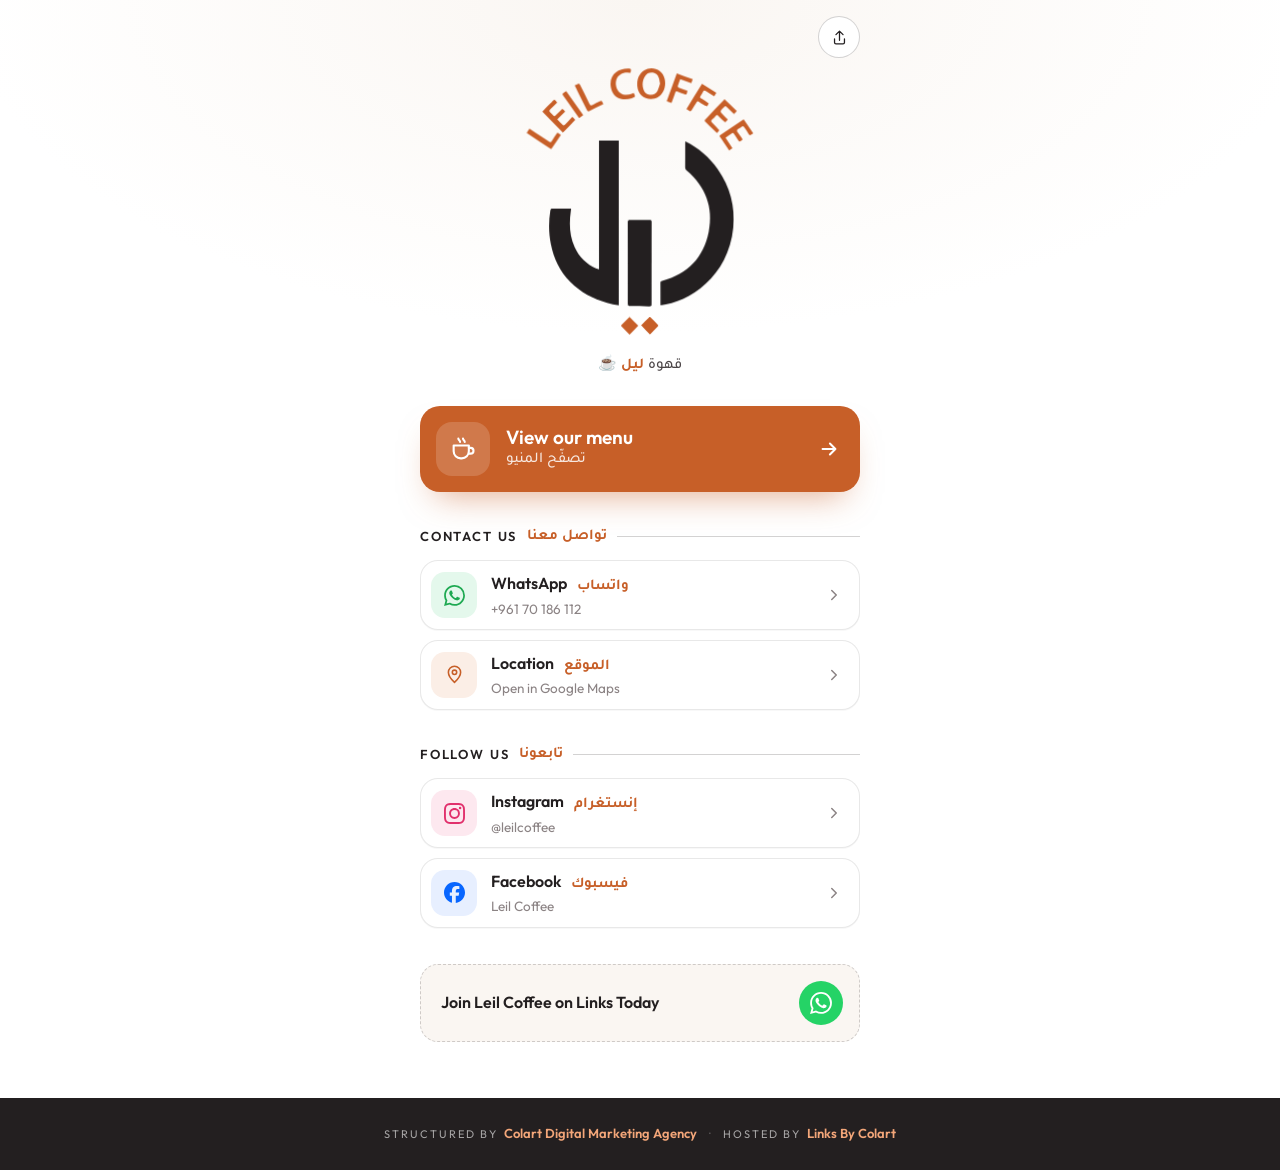
<file: leil/index.html>
<!DOCTYPE html>
<html lang="en">
<head>
  <meta charset="UTF-8">
  <meta name="viewport" content="width=device-width, initial-scale=1, viewport-fit=cover">
  <title>Leil Coffee | ليل | Colart Links</title>
  <meta name="description" content="Leil Coffee | ليل: menu, WhatsApp, location and Facebook in one link.">
  <meta name="theme-color" content="#ffffff">
  <link rel="canonical" href="https://links.colartdigitalmarketingagency.com/leil/">

  <meta property="og:type" content="profile">
  <meta property="og:site_name" content="Colart Links">
  <meta property="og:title" content="Leil Coffee | ليل">
  <meta property="og:description" content="Menu, WhatsApp, location and socials, all in one link.">
  <meta property="og:url" content="https://links.colartdigitalmarketingagency.com/leil/">

  <link rel="icon" href="assets/logo.svg" type="image/svg+xml">

  <link rel="preconnect" href="https://fonts.googleapis.com">
  <link rel="preconnect" href="https://fonts.gstatic.com" crossorigin>
  <link href="https://fonts.googleapis.com/css2?family=Outfit:wght@400;500;600&family=Tajawal:wght@500;700&display=swap" rel="stylesheet">
  <link rel="stylesheet" href="style.css">
  <script>document.documentElement.classList.add('js')</script>
</head>
<body>

  <div class="topbar">
    <button class="share" type="button" id="share" aria-label="Share this page"><svg viewBox="0 0 24 24" fill="none" stroke="currentColor" stroke-width="1.8" stroke-linecap="round" stroke-linejoin="round" aria-hidden="true"><path d="M12 3v13M7 8l5-5 5 5M5 14v5a2 2 0 0 0 2 2h10a2 2 0 0 0 2-2v-5"/></svg></button>
  </div>

  <main class="page">

    <header class="hero">
      <h1 class="mark" id="mark" role="button" tabindex="0" aria-label="Leil Coffee | ليل (tap to replay)">
        <svg xmlns="http://www.w3.org/2000/svg" viewBox="430 280 1205 1405" aria-hidden="true">
          <path class="bar" d="M 680.5 1018.4 C 680 1023.6 679.6 1028.1 679 1032.7 C 670.4 1095.2 672.3 1156.8 698.8 1215.3 C 721.7 1265.9 758.8 1302.7 810.3 1324.4 C 813.8 1325.9 817.7 1326.6 823.1 1328.1 L 823.1 671.5 L 924.3 671.5 L 924.3 1512.8 C 903.6 1508.2 883.7 1504.7 864.3 1499.3 C 792.7 1479.7 728.8 1445.8 676.2 1392.7 C 622.9 1339 591.7 1273.8 577.3 1200.1 C 566.1 1143 565.8 1085.5 574.5 1028 C 575.7 1020.7 577.7 1017.4 585.8 1017.6 C 614.4 1018.1 642.9 1017.8 671.4 1017.8 C 674 1017.8 676.7 1018.2 680.5 1018.4"/>
          <path class="bar" d="M 1091.5 1297.5 C 1091.5 1366.1 1091.5 1434.6 1091.5 1503.2 C 1091.5 1517.2 1091.4 1517.6 1076.9 1517.4 C 1045.4 1517 1013.8 1516 982.3 1515.9 C 972.5 1515.8 970 1512.1 970.1 1502.6 C 970.3 1364.1 970.3 1225.7 970 1087.2 C 970 1078.3 972.4 1075.7 981.4 1075.8 C 1014.6 1076.3 1047.9 1076.3 1081.2 1075.8 C 1089.8 1075.7 1092 1078.5 1091.9 1086.8 C 1091.6 1157.1 1091.8 1227.3 1091.8 1297.5 Z M 1091.5 1297.5"/>
          <path class="bar" d="M 1137.8 1511.8 C 1137.5 1508.1 1137.1 1505.1 1137.1 1502.2 C 1137 1467.5 1137.3 1432.9 1136.9 1398.3 C 1136.8 1391.1 1139.2 1388.5 1145.9 1386.7 C 1276.1 1351.8 1357.1 1267.9 1383.2 1136.7 C 1407.9 1012.3 1367.7 907.4 1271.4 824.5 C 1265.4 819.3 1263 814.3 1263 806.5 C 1263.4 765.7 1263.2 725 1263.2 684.3 C 1263.2 681.9 1263.4 679.6 1263.7 675.4 C 1331.9 709.3 1387 756.6 1429.9 818.1 C 1492.3 907.6 1519.1 1007.6 1508.6 1115.7 C 1484.3 1365.9 1283.2 1497.5 1137.8 1511.8"/>
          <path class="dot" d="M 1023.6 1616 C 1009.1 1630.9 994.7 1645.6 979.3 1661.5 C 964.9 1647.1 950.8 1633.1 937 1618.8 C 936 1617.8 936.7 1613.4 938 1612 C 951.5 1598.2 965.2 1584.7 979.1 1570.9 C 994.3 1586.3 1008.9 1601.1 1023.6 1616"/>
          <path class="dot" d="M 1083.4 1661.7 C 1068.1 1645.3 1053.9 1630 1038.5 1613.6 C 1050.8 1601.3 1065 1586.9 1079.6 1573 C 1080.7 1572 1085.4 1573.2 1087 1574.7 C 1099.4 1586.7 1111.7 1598.9 1123.5 1611.5 C 1125.1 1613.1 1125.4 1618.4 1124 1619.8 C 1110.9 1633.9 1097.3 1647.5 1083.4 1661.7"/>
          <path class="letter" d="M 611.2 630.4 C 616.6 634 621.9 637.4 628.3 641.7 C 611.7 666.4 595.6 690.5 578.9 715.3 C 536.7 687 495.7 659.6 453.7 631.4 C 458.6 623.8 463 617.1 467.9 609.7 C 489.8 624.4 510.9 638.5 531.9 652.6 C 543.5 660.4 555.6 667.4 566.6 675.9 C 574.4 682 578 678.9 582.3 672.2 C 590.1 659.8 598.4 647.8 606.6 635.7 C 607.7 634.1 609.1 632.7 611.2 630.4"/>
          <path class="letter" d="M 533.9 522.7 C 548.7 507.7 562.4 493.8 576.2 479.9 C 578.3 477.7 580.6 475.7 582.8 473.5 C 596.9 459.7 596.9 459.7 609.4 477.3 C 598.2 488.2 587.3 499.7 575.4 510.1 C 567.7 516.8 568.1 521.7 575.3 527.9 C 580 531.8 584.3 536.2 588.2 540.9 C 593.2 547 597.4 547.3 603 541.2 C 610.5 533 618.9 525.5 626.8 517.6 C 637 507.7 637 507.7 646.2 518.1 C 647.6 519.6 648.7 521.2 650.4 523.5 C 637.3 536.4 624.3 549.2 610.2 563.1 C 620.2 573.4 629.3 583.4 639.2 592.3 C 640.8 593.8 647.5 592.1 649.8 589.8 C 662.2 577.3 673.9 564.2 686.7 550.4 C 693.4 556.8 698 561 701.7 564.5 C 680.6 586.5 660.2 607.9 638.9 630.2 C 603.6 594 569 558.7 533.9 522.7"/>
          <path class="letter" d="M 721.5 555.6 C 712.3 542.7 703.9 530.9 695.5 519.1 C 677.5 493.6 659.9 467.8 641.3 442.8 C 635.5 434.9 635.2 430 643.9 425.3 C 647.5 423.3 650.7 420.9 655.7 417.7 C 684.6 458.5 713.2 499 742.5 540.4 C 735.3 545.6 729.1 550.1 721.5 555.6"/>
          <path class="letter" d="M 845.5 485.3 C 820.2 497.8 795.7 510 770.9 521.7 C 769.1 522.5 763.7 519.2 762.4 516.6 C 746.4 485.2 730.8 453.6 715.1 422.1 C 710 411.8 704.9 401.4 699.1 389.5 C 705.5 386.3 711.1 382.3 717.3 380.7 C 719.7 380.1 724.9 383.9 726.5 386.9 C 741.7 416.8 756.6 446.8 771.3 476.9 C 779.4 493.5 779.3 493.7 796.1 485.5 C 805.2 481.1 814.3 476.5 823.4 472 C 836.1 465.7 836.1 465.7 842.3 478.1 C 843.2 479.9 843.9 481.8 845.5 485.3"/>
          <path class="letter" d="M 1000.1 428.9 C 1010.1 446.7 1009.2 449 990.8 454.6 C 971.7 460.4 952.2 463 932.8 457.3 C 902.5 448.5 887.6 426 883.3 396.4 C 873.4 329.4 925.9 300.6 975.8 303.1 C 979.4 303.3 985.6 305.6 985.9 307.8 C 986.9 312.8 985.5 318.4 983.9 323.5 C 983.6 324.6 978.6 324.9 975.9 324.5 C 945.9 320.8 920.2 334.9 911.9 359.7 C 901.6 390.8 918.1 428.2 946.1 435.8 C 960.9 439.8 975.7 437.9 990 432.6 C 993.4 431.4 996.9 430.1 1000.1 428.9"/>
          <path class="letter" d="M 1134.8 380.2 C 1132.4 368.2 1131.5 359 1128.5 350.5 C 1123.7 336.6 1114.3 326.6 1099 324.1 C 1082.1 321.3 1068 326.5 1058.7 341.3 C 1044.8 363.2 1041.9 386.7 1050.8 411.2 C 1056.1 426 1066.4 435.6 1082.6 437.4 C 1100.4 439.4 1114.5 432.9 1122.2 416.9 C 1128.1 404.7 1131.2 391.1 1134.8 380.2 M 1088.5 458.7 C 1050.3 458.3 1022.4 433.5 1019.1 395.4 C 1016.2 361.9 1024.5 332.4 1054.3 312.8 C 1093.4 287.2 1148.2 309.5 1158.3 355.1 C 1163.8 379.6 1161 403.2 1148.3 425 C 1135.1 447.6 1114.6 458.5 1088.5 458.7"/>
          <path class="letter" d="M 1193.3 479.2 C 1184.8 476.1 1177.9 473.6 1168.9 470.3 C 1186 423.2 1202.9 376.6 1220.3 328.5 C 1247.8 338.4 1274.3 348 1301.7 357.9 C 1299 365 1296.8 370.8 1294.2 377.5 C 1275.2 370.7 1257.1 364.3 1237.8 357.4 C 1233.3 369.8 1228.7 381.4 1225.1 393.2 C 1224.5 395.2 1227.7 399.9 1230.1 400.9 C 1241.6 405.7 1253.6 409.7 1265.3 414.1 C 1268.4 415.2 1271.4 416.5 1274.8 417.9 C 1274.1 420.8 1273.6 422.7 1273 424.6 C 1268.8 437.6 1268.8 437.5 1256.3 433 C 1245.8 429.1 1235.1 425.8 1224.8 421.5 C 1217.7 418.6 1214.4 420.7 1212 427.7 C 1206.2 444.6 1199.8 461.3 1193.3 479.2"/>
          <path class="letter" d="M 1383.2 480.4 C 1375.1 498.6 1375.1 498.6 1359.6 489.3 C 1350.6 483.9 1341.5 478.6 1332.8 472.8 C 1327.6 469.3 1324.5 470.1 1321.3 475.4 C 1313.4 488.4 1304.6 500.9 1297.3 514.3 C 1292.7 522.8 1288.1 522.6 1281.5 517.5 C 1278 514.9 1274.2 512.7 1269.5 509.5 C 1295.9 467 1322.1 424.8 1348.9 381.6 C 1373.6 396.9 1397.4 411.7 1422.1 427 C 1418.2 433.3 1415 438.6 1411.2 445 C 1397.1 436.2 1383.6 428.4 1370.8 419.6 C 1363 414.2 1357.9 414.3 1353.4 423.3 C 1349.9 430.2 1345.7 436.9 1341.3 443.3 C 1337.4 448.9 1338.7 452.1 1344.3 455.4 C 1354.3 461.2 1363.9 467.5 1373.6 473.7 C 1377 475.8 1380.1 478.2 1383.2 480.4"/>
          <path class="letter" d="M 1437.6 618.4 C 1434.3 622.1 1430.4 626.6 1425.6 632 C 1411.6 618.7 1399.1 606.8 1386.7 595 C 1379.3 587.9 1371.7 581.1 1364.8 573.7 C 1363.2 571.9 1362.3 566.8 1363.6 565.4 C 1396.6 530.4 1429.9 495.7 1464 460 C 1485.1 480.1 1505.3 499.5 1526.7 519.9 C 1521.9 525.1 1517.6 529.6 1512.4 535.2 C 1500.6 524 1489.5 513.3 1478.2 502.6 C 1468.5 493.4 1468.5 493.4 1459.2 502.7 C 1439.1 523 1439.2 522.9 1460.2 542.4 C 1467 548.8 1473.5 555.7 1480.8 563.1 C 1476.3 567.9 1472 572.5 1467.1 577.7 C 1455 566.4 1443.3 556.1 1432.6 544.9 C 1427 539 1423.4 540 1418.6 545.1 C 1412.6 551.6 1406.4 557.9 1400.1 564 C 1394.7 569.3 1394.3 573.2 1400.3 579 C 1412.9 591.3 1424.6 604.5 1437.6 618.4"/>
          <path class="letter" d="M 1562.3 562.8 C 1578.1 586.1 1593.9 609.2 1610.2 633.1 C 1607.5 635.5 1605.2 637.3 1603 639.2 C 1596.6 645.1 1591.8 644.5 1587 636.7 C 1579.7 624.9 1571.2 613.8 1563.6 602.2 C 1560.2 597 1557 596.3 1552.1 599.9 C 1546 604.3 1539.8 608.4 1533.4 612.3 C 1526.2 616.6 1525.9 621.3 1530.9 627.8 C 1537.4 636.4 1543.3 645.6 1549.4 654.5 C 1551.8 658.1 1554 661.8 1556.1 664.9 C 1555.4 666.2 1555.4 666.6 1555.1 666.8 C 1540.8 678.8 1540.7 678.9 1530.4 663.9 C 1524.4 655.2 1518.3 646.7 1512.7 637.8 C 1509.3 632.3 1506 631 1500.5 635 C 1490.6 642 1480.5 648.7 1469.2 656.3 C 1481.1 674.3 1492.6 691.6 1504.6 709.7 C 1498.8 713.7 1493.9 717.1 1487.7 721.4 C 1478.6 708 1469.8 695.3 1461.1 682.6 C 1454.5 672.8 1447.9 662.9 1441.2 653.2 C 1438 648.7 1438.2 645.6 1443 642.3 C 1481 616.8 1518.8 591 1556.7 565.4 C 1558 564.5 1559.7 564 1562.3 562.8"/>
        </svg>
      </h1>
      <p class="tagline" lang="ar" dir="rtl">قهوة <b>ليل</b> ☕</p>
    </header>

    <a class="menu" href="https://menus.colartdigitalmarketingagency.com/leil/" target="_blank" rel="noopener">
      <span class="menu__icon"><svg viewBox="0 0 24 24" fill="none" stroke="currentColor" stroke-width="1.8" stroke-linecap="round" stroke-linejoin="round" aria-hidden="true"><path d="M4 9h13v5a6 6 0 0 1-6 6h-1a6 6 0 0 1-6-6z"/><path d="M17 11h1.5a2.5 2.5 0 0 1 0 5H17"/><path d="M8 3c0 1.5 1.5 1.5 1.5 3M12 3c0 1.5 1.5 1.5 1.5 3"/></svg></span>
      <span class="menu__text"><span class="menu__en">View our menu</span><span class="menu__ar" lang="ar">تصفّح المنيو</span></span>
      <span class="menu__go" aria-hidden="true"><svg viewBox="0 0 24 24" fill="none" stroke="currentColor" stroke-width="2.2" stroke-linecap="round" stroke-linejoin="round" aria-hidden="true"><path d="M5 12h14M13 6l6 6-6 6"/></svg></span>
    </a>

    <h2 class="label">Contact us <span lang="ar">تواصل معنا</span></h2>
    <ul class="links links--contact">
      <li>
        <a class="link link--wa" href="https://wa.me/96170186112" target="_blank" rel="noopener">
          <span class="link__icon"><svg viewBox="0 0 24 24" fill="currentColor" aria-hidden="true"><path d="M17.472 14.382c-.297-.149-1.758-.867-2.03-.967-.273-.099-.471-.148-.67.15-.197.297-.767.966-.94 1.164-.173.199-.347.223-.644.075-.297-.15-1.255-.463-2.39-1.475-.883-.788-1.48-1.761-1.653-2.059-.173-.297-.018-.458.13-.606.134-.133.298-.347.446-.52.149-.174.198-.298.298-.497.099-.198.05-.371-.025-.52-.075-.149-.669-1.612-.916-2.207-.242-.579-.487-.5-.669-.51-.173-.008-.371-.01-.57-.01-.198 0-.52.074-.792.372-.272.297-1.04 1.016-1.04 2.479 0 1.462 1.065 2.875 1.213 3.074.149.198 2.096 3.2 5.077 4.487.709.306 1.262.489 1.694.625.712.227 1.36.195 1.871.118.571-.085 1.758-.719 2.006-1.413.248-.694.248-1.289.173-1.413-.074-.124-.272-.198-.57-.347m-5.421 7.403h-.004a9.87 9.87 0 01-5.031-1.378l-.361-.214-3.741.982.998-3.648-.235-.374a9.86 9.86 0 01-1.51-5.26c.001-5.45 4.436-9.884 9.888-9.884 2.64 0 5.122 1.03 6.988 2.898a9.825 9.825 0 012.893 6.994c-.003 5.45-4.437 9.884-9.885 9.884m8.413-18.297A11.815 11.815 0 0012.05 0C5.495 0 .16 5.335.157 11.892c0 2.096.547 4.142 1.588 5.945L.057 24l6.305-1.654a11.882 11.882 0 005.683 1.448h.005c6.554 0 11.89-5.335 11.893-11.893a11.821 11.821 0 00-3.48-8.413Z"/></svg></span>
          <span class="link__text">
            <span class="link__title"><span class="link__en">WhatsApp</span><span class="link__ar" lang="ar">واتساب</span></span>
            <span class="link__sub">+961 70 186 112</span>
          </span>
          <span class="link__go" aria-hidden="true"><svg viewBox="0 0 24 24" fill="none" stroke="currentColor" stroke-width="2" stroke-linecap="round" stroke-linejoin="round" aria-hidden="true"><path d="M9 6l6 6-6 6"/></svg></span>
        </a>
      </li>
      <li>
        <a class="link link--map" href="https://maps.app.goo.gl/v12hsK3PyoDnEeTeA" target="_blank" rel="noopener">
          <span class="link__icon"><svg viewBox="0 0 24 24" fill="none" stroke="currentColor" stroke-width="1.8" stroke-linecap="round" stroke-linejoin="round" aria-hidden="true"><path d="M12 21s-7-6.2-7-11.5A7 7 0 0 1 19 9.5C19 14.8 12 21 12 21z"/><circle cx="12" cy="9.5" r="2.5"/></svg></span>
          <span class="link__text">
            <span class="link__title"><span class="link__en">Location</span><span class="link__ar" lang="ar">الموقع</span></span>
            <span class="link__sub">Open in Google Maps</span>
          </span>
          <span class="link__go" aria-hidden="true"><svg viewBox="0 0 24 24" fill="none" stroke="currentColor" stroke-width="2" stroke-linecap="round" stroke-linejoin="round" aria-hidden="true"><path d="M9 6l6 6-6 6"/></svg></span>
        </a>
      </li>
    </ul>

    <h2 class="label">Follow us <span lang="ar">تابعونا</span></h2>
    <ul class="links links--follow">
      <li>
        <a class="link link--ig" href="https://www.instagram.com/leilcoffee/" target="_blank" rel="noopener">
          <span class="link__icon"><svg viewBox="0 0 24 24" fill="currentColor" aria-hidden="true"><path d="M7.0301.084c-1.2768.0602-2.1487.264-2.911.5634-.7888.3075-1.4575.72-2.1228 1.3877-.6652.6677-1.075 1.3368-1.3802 2.127-.2954.7638-.4956 1.6365-.552 2.914-.0564 1.2775-.0689 1.6882-.0626 4.947.0062 3.2586.0206 3.6671.0825 4.9473.061 1.2765.264 2.1482.5635 2.9107.308.7889.72 1.4573 1.388 2.1228.6679.6655 1.3365 1.0743 2.1285 1.38.7632.295 1.6361.4961 2.9134.552 1.2773.056 1.6884.069 4.9462.0627 3.2578-.0062 3.668-.0207 4.9478-.0814 1.28-.0607 2.147-.2652 2.9098-.5633.7889-.3086 1.4578-.72 2.1228-1.3881.665-.6682 1.0745-1.3378 1.3795-2.1284.2957-.7632.4966-1.636.552-2.9124.056-1.2809.0692-1.6898.063-4.948-.0063-3.2583-.021-3.6668-.0817-4.9465-.0607-1.2797-.264-2.1487-.5633-2.9117-.3084-.7889-.72-1.4568-1.3876-2.1228C21.2982 1.33 20.628.9208 19.8378.6165 19.074.321 18.2017.1197 16.9244.0645 15.6471.0093 15.236-.005 11.977.0014 8.718.0076 8.31.0215 7.0301.0839m.1402 21.6932c-1.17-.0509-1.8053-.2453-2.2287-.408-.5606-.216-.96-.4771-1.3819-.895-.422-.4178-.6811-.8186-.9-1.378-.1644-.4234-.3624-1.058-.4171-2.228-.0595-1.2645-.072-1.6442-.079-4.848-.007-3.2037.0053-3.583.0607-4.848.05-1.169.2456-1.805.408-2.2282.216-.5613.4762-.96.895-1.3816.4188-.4217.8184-.6814 1.3783-.9003.423-.1651 1.0575-.3614 2.227-.4171 1.2655-.06 1.6447-.072 4.848-.079 3.2033-.007 3.5835.005 4.8495.0608 1.169.0508 1.8053.2445 2.228.408.5608.216.96.4754 1.3816.895.4217.4194.6816.8176.9005 1.3787.1653.4217.3617 1.056.4169 2.2263.0602 1.2655.0739 1.645.0796 4.848.0058 3.203-.0055 3.5834-.061 4.848-.051 1.17-.245 1.8055-.408 2.2294-.216.5604-.4763.96-.8954 1.3814-.419.4215-.8181.6811-1.3783.9-.4224.1649-1.0577.3617-2.2262.4174-1.2656.0595-1.6448.072-4.8493.079-3.2045.007-3.5825-.006-4.848-.0608M16.953 5.5864A1.44 1.44 0 1 0 18.39 4.144a1.44 1.44 0 0 0-1.437 1.4424M5.8385 12.012c.0067 3.4032 2.7706 6.1557 6.173 6.1493 3.4026-.0065 6.157-2.7701 6.1506-6.1733-.0065-3.4032-2.771-6.1565-6.174-6.1498-3.403.0067-6.156 2.771-6.1496 6.1738M8 12.0077a4 4 0 1 1 4.008 3.9921A3.9996 3.9996 0 0 1 8 12.0077"/></svg></span>
          <span class="link__text">
            <span class="link__title"><span class="link__en">Instagram</span><span class="link__ar" lang="ar">إنستغرام</span></span>
            <span class="link__sub">@leilcoffee</span>
          </span>
          <span class="link__go" aria-hidden="true"><svg viewBox="0 0 24 24" fill="none" stroke="currentColor" stroke-width="2" stroke-linecap="round" stroke-linejoin="round" aria-hidden="true"><path d="M9 6l6 6-6 6"/></svg></span>
        </a>
      </li>
      <li>
        <a class="link link--fb" href="https://www.facebook.com/profile.php?id=61574802645582" target="_blank" rel="noopener">
          <span class="link__icon"><svg viewBox="0 0 24 24" fill="currentColor" aria-hidden="true"><path d="M9.101 23.691v-7.98H6.627v-3.667h2.474v-1.58c0-4.085 1.848-5.978 5.858-5.978.401 0 .955.042 1.468.103a8.68 8.68 0 0 1 1.141.195v3.325a8.623 8.623 0 0 0-.653-.036 26.805 26.805 0 0 0-.733-.009c-.707 0-1.259.096-1.675.309a1.686 1.686 0 0 0-.679.622c-.258.42-.374.995-.374 1.752v1.297h3.919l-.386 2.103-.287 1.564h-3.246v8.245C19.396 23.238 24 18.179 24 12.044c0-6.627-5.373-12-12-12s-12 5.373-12 12c0 5.628 3.874 10.35 9.101 11.647Z"/></svg></span>
          <span class="link__text">
            <span class="link__title"><span class="link__en">Facebook</span><span class="link__ar" lang="ar">فيسبوك</span></span>
            <span class="link__sub">Leil Coffee</span>
          </span>
          <span class="link__go" aria-hidden="true"><svg viewBox="0 0 24 24" fill="none" stroke="currentColor" stroke-width="2" stroke-linecap="round" stroke-linejoin="round" aria-hidden="true"><path d="M9 6l6 6-6 6"/></svg></span>
        </a>
      </li>

    </ul>

    <a class="listed" href="https://wa.me/96170649423" target="_blank" rel="noopener">
      <span>
        <span class="listed__a">Join Leil Coffee on Links Today</span>
      </span>
      <span class="listed__icon" aria-hidden="true"><svg viewBox="0 0 24 24" fill="currentColor" aria-hidden="true"><path d="M17.472 14.382c-.297-.149-1.758-.867-2.03-.967-.273-.099-.471-.148-.67.15-.197.297-.767.966-.94 1.164-.173.199-.347.223-.644.075-.297-.15-1.255-.463-2.39-1.475-.883-.788-1.48-1.761-1.653-2.059-.173-.297-.018-.458.13-.606.134-.133.298-.347.446-.52.149-.174.198-.298.298-.497.099-.198.05-.371-.025-.52-.075-.149-.669-1.612-.916-2.207-.242-.579-.487-.5-.669-.51-.173-.008-.371-.01-.57-.01-.198 0-.52.074-.792.372-.272.297-1.04 1.016-1.04 2.479 0 1.462 1.065 2.875 1.213 3.074.149.198 2.096 3.2 5.077 4.487.709.306 1.262.489 1.694.625.712.227 1.36.195 1.871.118.571-.085 1.758-.719 2.006-1.413.248-.694.248-1.289.173-1.413-.074-.124-.272-.198-.57-.347m-5.421 7.403h-.004a9.87 9.87 0 01-5.031-1.378l-.361-.214-3.741.982.998-3.648-.235-.374a9.86 9.86 0 01-1.51-5.26c.001-5.45 4.436-9.884 9.888-9.884 2.64 0 5.122 1.03 6.988 2.898a9.825 9.825 0 012.893 6.994c-.003 5.45-4.437 9.884-9.885 9.884m8.413-18.297A11.815 11.815 0 0012.05 0C5.495 0 .16 5.335.157 11.892c0 2.096.547 4.142 1.588 5.945L.057 24l6.305-1.654a11.882 11.882 0 005.683 1.448h.005c6.554 0 11.89-5.335 11.893-11.893a11.821 11.821 0 00-3.48-8.413Z"/></svg></span>
    </a>

  </main>

  <footer class="footer">
    <div class="footer__credits">
      <span class="footer__credit">
        <span class="footer__label">Structured by</span>
        <a href="https://colartdigitalmarketingagency.com" target="_blank" rel="noopener">Colart Digital Marketing Agency</a>
      </span>
      <span class="footer__sep" aria-hidden="true">·</span>
      <span class="footer__credit">
        <span class="footer__label">Hosted by</span>
        <a href="../">Links By Colart</a>
      </span>
    </div>
  </footer>

  <div class="toast" id="toast" role="status" aria-live="polite"></div>

  <script src="script.js"></script>
</body>
</html>
</file>
<file: alheshmi/style.css>
/* ===========================================
   AL HESHMI COFFEE | الحشمي — Links
   links.colartdigitalmarketingagency.com/alheshmi/
   Black studio, gold foil, rising steam
=========================================== */

:root {
  --black:    #0a0a0a;
  --black-2:  #121110;
  --gold:     #e2be64;
  --gold-lt:  #f3dc9c;
  --gold-dk:  #b8933d;
  --cream:    #f5efe1;
  --muted:    rgba(245, 239, 225, .55);
  --card:     rgba(255, 255, 255, .04);
  --card-hi:  rgba(226, 190, 100, .08);
  --line:     rgba(226, 190, 100, .16);
  --line-hi:  rgba(226, 190, 100, .45);
  --whatsapp: #25d366;

  --font: 'Readex Pro', 'Tajawal', system-ui, -apple-system, 'Segoe UI', sans-serif;
  --ease: cubic-bezier(.16, 1, .3, 1);
  --spring: cubic-bezier(.34, 1.5, .64, 1);
}

*, *::before, *::after { box-sizing: border-box; margin: 0; padding: 0; }
html { -webkit-text-size-adjust: 100%; overflow-x: hidden; }
body {
  font-family: var(--font);
  color: var(--cream);
  background: var(--black);
  line-height: 1.5;
  min-height: 100vh;
  display: flex;
  flex-direction: column;
  overflow-x: clip;
  -webkit-font-smoothing: antialiased;
}
/* the studio backdrop from the logo artwork */
body::before {
  content: '';
  position: fixed;
  inset: 0 0 auto;
  height: 100vh;
  z-index: 0;
  pointer-events: none;
  background: url('assets/studio.webp') center top / cover no-repeat;
  -webkit-mask-image: linear-gradient(180deg, #000 55%, transparent 100%);
          mask-image: linear-gradient(180deg, #000 55%, transparent 100%);
  opacity: .9;
}
a { color: inherit; text-decoration: none; }
img, svg { display: block; max-width: 100%; }
button { font: inherit; color: inherit; background: none; border: 0; cursor: pointer; }
:focus-visible { outline: 2px solid var(--gold); outline-offset: 3px; border-radius: 10px; }

/* ============ TOP BAR ============ */
.topbar {
  position: relative;
  z-index: 2;
  width: 100%;
  max-width: 480px;
  margin: 0 auto;
  padding: 16px 20px 0;
  display: flex;
  justify-content: flex-end;
}
.share {
  width: 42px; height: 42px;
  border-radius: 50%;
  display: grid;
  place-items: center;
  border: 1px solid var(--line-hi);
  background: rgba(10, 10, 10, .5);
  color: var(--gold);
  transition: background .3s, color .3s;
}
.share:hover { background: var(--gold); color: var(--black); }
.share svg { width: 17px; height: 17px; }

/* ============ PAGE ============ */
.page {
  position: relative;
  z-index: 1;
  flex: 1;
  width: 100%;
  max-width: 480px;
  margin: 0 auto;
  padding: 0 20px 56px;
}

/* ============ HERO ============ */
.hero { text-align: center; padding-top: 18px; }

/* steam */
.steam { width: 120px; height: 90px; margin: 0 auto -6px; }
.steam svg { width: 100%; height: 100%; overflow: visible; }
.steam path { fill: none; stroke: var(--gold); stroke-width: 2.2; stroke-linecap: round; opacity: 0; }

.logo-wrap { position: relative; width: clamp(250px, 76vw, 330px); margin: 0 auto; cursor: pointer; -webkit-tap-highlight-color: transparent; }
.logo-wrap svg { width: 100%; height: auto; overflow: visible; }
.logo-wrap path { fill: var(--gold); transform-box: fill-box; transform-origin: center; }
/* gold-foil shine, masked to the exact letter shapes */
.logo-wrap::after {
  content: '';
  position: absolute;
  inset: 0;
  pointer-events: none;
  background: linear-gradient(105deg, transparent 35%, rgba(255, 248, 225, .95) 50%, transparent 65%) no-repeat;
  background-size: 250% 100%;
  background-position: 150% 0;
  -webkit-mask: url('assets/logo-gold.svg') center / 100% 100% no-repeat;
          mask: url('assets/logo-gold.svg') center / 100% 100% no-repeat;
}
.since {
  margin-top: 18px;
  font-size: 12px;
  font-weight: 400;
  letter-spacing: .34em;
  text-transform: uppercase;
  color: var(--muted);
}
.since b { color: var(--gold); font-weight: 500; }

/* ============ MENU ============ */
.menu {
  position: relative;
  display: flex;
  align-items: center;
  gap: 16px;
  margin-top: 30px;
  padding: 16px 20px 16px 16px;
  border-radius: 18px;
  overflow: hidden;
  background: linear-gradient(135deg, var(--gold-lt), var(--gold) 50%, var(--gold-dk));
  color: var(--black);
  box-shadow: 0 20px 40px -18px rgba(226, 190, 100, .55);
  transition: transform .35s var(--ease), box-shadow .35s;
}
.menu:hover { transform: translateY(-3px); box-shadow: 0 24px 46px -16px rgba(226, 190, 100, .7); }
.menu__icon {
  flex: none;
  width: 54px; height: 54px;
  border-radius: 14px;
  display: grid;
  place-items: center;
  background: rgba(10, 10, 10, .12);
}
.menu__icon svg { width: 28px; height: 28px; }
.menu__text { flex: 1; min-width: 0; text-align: left; }
.menu__en { display: block; font-size: 18px; font-weight: 600; line-height: 1.2; }
.menu__ar { display: block; font-size: 15px; font-weight: 500; opacity: .8; }
.menu__go svg { width: 22px; height: 22px; transition: transform .35s var(--ease); }
.menu:hover .menu__go svg { transform: translateX(4px); }
.menu::after {
  content: '';
  position: absolute;
  top: 0; bottom: 0; left: -60%;
  width: 40%;
  background: linear-gradient(100deg, transparent, rgba(255, 255, 255, .5), transparent);
  transform: skewX(-18deg);
  pointer-events: none;
}

/* ============ SECTIONS ============ */
.label {
  display: flex;
  align-items: center;
  gap: 10px;
  margin: 34px 0 12px;
  font-size: 12px;
  font-weight: 500;
  letter-spacing: .24em;
  text-transform: uppercase;
  color: var(--gold);
}
.label span[lang="ar"] { font-size: 15px; letter-spacing: 0; text-transform: none; color: var(--cream); font-weight: 500; }
.label::after { content: ''; flex: 1; height: 1px; background: linear-gradient(90deg, var(--line-hi), transparent); }

.links { list-style: none; display: grid; grid-template-columns: minmax(0, 1fr); gap: 10px; }
.link {
  --tone: var(--gold);
  display: flex;
  align-items: center;
  gap: 14px;
  min-height: 68px;
  padding: 10px 16px 10px 10px;
  border-radius: 16px;
  background: var(--card);
  border: 1px solid var(--line);
  backdrop-filter: blur(6px);
  -webkit-backdrop-filter: blur(6px);
  transition: transform .35s var(--ease), border-color .3s, background .3s;
}
.link:hover { transform: translateY(-2px); border-color: var(--tone); background: var(--card-hi); }
.link__icon {
  flex: none;
  width: 46px; height: 46px;
  border-radius: 12px;
  display: grid;
  place-items: center;
  background: rgba(226, 190, 100, .1);
  color: var(--gold);
  transition: background .3s, color .3s, transform .45s var(--spring);
}
.link__icon svg { width: 21px; height: 21px; }
.link:hover .link__icon { background: var(--tone); color: #fff; transform: rotate(-6deg); }
.link--wa { --tone: var(--whatsapp); }
.link--ig { --tone: #e1306c; }
.link--fb { --tone: #0866ff; }
.link--tt { --tone: #fe2c55; }
.link__text { flex: 1; min-width: 0; }
.link__title { display: flex; align-items: baseline; flex-wrap: wrap; gap: 4px 10px; }
.link__en { font-size: 16px; font-weight: 500; }
.link__ar { font-size: 15px; font-weight: 500; color: var(--gold); }
.link__sub { display: block; font-size: 13.5px; color: var(--muted); overflow: hidden; text-overflow: ellipsis; white-space: nowrap; direction: ltr; text-align: left; }
.link__go { flex: none; color: var(--muted); transition: color .3s, transform .35s var(--ease); }
.link__go svg { width: 18px; height: 18px; }
.link:hover .link__go { color: var(--gold); transform: translateX(3px); }

/* ============ JOIN (Colart) ============ */
.listed {
  display: flex;
  align-items: center;
  justify-content: space-between;
  gap: 14px;
  margin-top: 36px;
  padding: 16px 16px 16px 20px;
  border-radius: 16px;
  border: 1px dashed var(--line-hi);
  transition: border-color .3s, background .3s;
}
.listed:hover { border-color: var(--whatsapp); background: var(--card); }
.listed__a { display: block; font-size: 16px; font-weight: 500; line-height: 1.35; }
.listed__icon {
  flex: none;
  width: 44px; height: 44px;
  border-radius: 50%;
  background: var(--whatsapp);
  color: #fff;
  display: grid;
  place-items: center;
  transition: transform .3s var(--ease);
}
.listed__icon svg { width: 22px; height: 22px; fill: currentColor; }
.listed:hover .listed__icon { transform: scale(1.08); }

/* ============ FOOTER ============ */
.footer {
  position: relative;
  z-index: 1;
  border-top: 1px solid var(--line);
  background: #070707;
  color: var(--muted);
  padding: 26px 20px calc(26px + env(safe-area-inset-bottom, 0px));
}
.footer__credits {
  display: flex;
  flex-wrap: wrap;
  justify-content: center;
  align-items: center;
  gap: 8px 12px;
  font-size: 13px;
  text-align: center;
}
.footer__credit { display: inline-flex; flex-wrap: wrap; justify-content: center; align-items: baseline; gap: 2px 6px; }
.footer__label { font-size: 11px; letter-spacing: .2em; text-transform: uppercase; white-space: nowrap; }
.footer a { color: var(--gold); font-weight: 500; border-bottom: 1px solid transparent; transition: border-color .3s; }
.footer a:hover { border-color: var(--gold); }
.footer__sep { color: rgba(245, 239, 225, .25); }
@media (max-width: 440px) { .footer__sep { display: none; } .footer__credits { flex-direction: column; } }

/* Toast */
.toast {
  position: fixed;
  left: 50%; bottom: 24px;
  z-index: 10;
  transform: translate(-50%, 20px);
  opacity: 0;
  padding: 12px 20px;
  border-radius: 999px;
  background: var(--gold);
  color: var(--black);
  font-size: 14px;
  font-weight: 600;
  pointer-events: none;
  transition: opacity .3s, transform .3s var(--ease);
}
.toast.show { opacity: 1; transform: translate(-50%, 0); }

/* ============ ENTRANCE: "fresh pour" ============ */
@media (prefers-reduced-motion: no-preference) {
  .js .logo-wrap path { opacity: 0; }
  /* 1. the alef stands up first, then الحشمي is revealed right to left, the way Arabic is written */
  .logo-wrap.play .alef { animation: stand .6s .2s var(--spring) both; }
  .logo-wrap.play .body { animation: writeRtl 1.2s .55s cubic-bezier(.65, 0, .35, 1) both; }
  /* 2. the dots drop in like coffee beans */
  .logo-wrap.play .dot  { animation: bean .6s var(--d) var(--spring) both; }
  /* 3. AL HESHMI rises letter by letter */
  .logo-wrap.play .lt   { animation: rise .6s var(--d) var(--ease) both; }
  /* 4. a gold-foil shine passes over the whole mark */
  .logo-wrap.play::after { animation: foil 1.4s 2.4s ease-in-out both; }
  /* steam keeps rising, gently */
  .steam path { animation: steam 3.6s var(--sd) ease-in-out infinite; }
  .since { animation: fade .8s 2.3s ease both; }
  .menu  { animation: rise .8s 2.4s var(--ease) both; }
  .menu::after { animation: sheen 1.3s 3.2s ease both; }
  .label, .links li, .listed { animation: rise .7s var(--ease) both; }
  .label:nth-of-type(1) { animation-delay: 2.55s; }
  .links--contact li { animation-delay: 2.6s; }
  .label:nth-of-type(2) { animation-delay: 2.66s; }
  .links--follow li:nth-child(1) { animation-delay: 2.72s; }
  .links--follow li:nth-child(2) { animation-delay: 2.78s; }
  .links--follow li:nth-child(3) { animation-delay: 2.84s; }
  .listed { animation-delay: 2.92s; }
}
@keyframes stand    { from { opacity: 0; transform: scaleY(0); transform-origin: bottom; } to { opacity: 1; transform: none; } }
@keyframes writeRtl { from { opacity: 1; clip-path: inset(0 0 0 100%); } to { opacity: 1; clip-path: inset(0 0 0 0); } }
@keyframes bean     { 0% { opacity: 0; transform: translateY(-320%) scale(.6); } 70% { opacity: 1; transform: translateY(12%) scale(1.15, .85); } 100% { opacity: 1; transform: none; } }
@keyframes rise     { from { opacity: 0; transform: translateY(16px); } to { opacity: 1; transform: none; } }
@keyframes fade     { from { opacity: 0; } to { opacity: 1; } }
@keyframes foil     { from { background-position: 150% 0; } to { background-position: -60% 0; } }
@keyframes sheen    { from { left: -60%; } to { left: 130%; } }
@keyframes steam {
  0%   { opacity: 0; transform: translateY(18px) scaleY(.8); }
  35%  { opacity: .55; }
  100% { opacity: 0; transform: translateY(-26px) scaleY(1.15); }
}

@media (prefers-reduced-motion: reduce) {
  *, *::before, *::after { animation: none !important; transition: none !important; }
  .js .logo-wrap path { opacity: 1 !important; }
  .steam path { opacity: .35; }
}
</file>
<file: delarabitar/style.css>
/* ============================================
   DELARA BITAR — CONTACT
   contact.delarabitar.com
   Light & colorful, built on the delarabitar.com contact styles
   ============================================ */

/* ============ TOKENS ============ */
:root {
  --yellow:     #FED606;
  --yellow-lt:  #FFE94D;
  --red:        #EF3D4D;
  --red-dk:     #B22222;
  --pink:       #FF5BB5;
  --gold:       #D4AF37;
  --whatsapp:   #25D366;
  --whatsapp-dk:#128C7E;

  --ink:   #1a1a1a;
  --bg:    #fafafa;
  --muted: #666;
  --line:  #eee;

  /* Swap these for the exact fonts used on delarabitar.com if different */
  --font-display: 'Playfair Display', Georgia, serif;
  --font-script:  'Caveat', 'Brush Script MT', cursive;
  --font-body:    'DM Sans', system-ui, -apple-system, 'Segoe UI', sans-serif;

  --ease: cubic-bezier(0.4, 0, 0.2, 1);
}

/* ============ RESET ============ */
*, *::before, *::after { box-sizing: border-box; margin: 0; padding: 0; }
html { -webkit-text-size-adjust: 100%; overflow-x: hidden; }
body {
  font-family: var(--font-body);
  background: var(--bg);
  color: var(--ink);
  line-height: 1.6;
  min-height: 100vh;
  display: flex;
  flex-direction: column;
  overflow-x: clip;
  -webkit-font-smoothing: antialiased;
}
a { color: inherit; text-decoration: none; }
img, svg { display: block; max-width: 100%; }
:focus-visible { outline: 3px solid var(--red); outline-offset: 3px; border-radius: 10px; }

/* Floating color blobs */
body::before,
body::after {
  content: '';
  position: fixed;
  border-radius: 50%;
  z-index: 0;
  pointer-events: none;
}
body::before {
  top: 5%; right: -5%;
  width: 400px; height: 400px;
  background: radial-gradient(circle, rgba(254, 214, 6, 0.18) 0%, transparent 70%);
  animation: float 8s ease-in-out infinite;
}
body::after {
  bottom: 5%; left: -5%;
  width: 500px; height: 500px;
  background: radial-gradient(circle, rgba(178, 34, 34, 0.12) 0%, transparent 70%);
  animation: float 10s ease-in-out infinite reverse;
}
main { position: relative; z-index: 1; flex: 1; }

/* ============ HERO ============ */
.ct-hero {
  padding: clamp(3.5rem, 9vw, 6.5rem) 1.25rem 2.5rem;
  text-align: center;
}
.ct-hero-content {
  max-width: 760px;
  margin: 0 auto;
  animation: fadeInUp 1s var(--ease) 0.2s both;
}
.ct-hero-eyebrow {
  display: inline-block;
  font-family: var(--font-script);
  font-size: 1.75rem;
  color: var(--red-dk);
  transform: rotate(-2deg);
  margin-bottom: 0.4rem;
}
.ct-hero-title {
  font-family: var(--font-display);
  font-size: clamp(2.4rem, 7vw, 4.5rem);
  font-weight: 900;
  line-height: 1.05;
  letter-spacing: -1.5px;
  margin-bottom: 1.1rem;
}
.ct-hero-title em { color: var(--red-dk); font-style: italic; }
.ct-hero-title .accent-yellow {
  background: linear-gradient(120deg, transparent 0%, transparent 60%, var(--yellow) 60%, var(--yellow) 100%);
  padding: 0 0.4rem;
}
.ct-hero-subtitle {
  font-size: clamp(1rem, 1.6vw, 1.15rem);
  color: #444;
  max-width: 540px;
  margin: 0 auto;
}
.site-btn {
  display: inline-flex;
  align-items: center;
  gap: 0.6rem;
  margin-top: 1.75rem;
  background: #000;
  color: var(--yellow);
  padding: 0.95rem 1.9rem;
  border-radius: 50px;
  font-weight: 700;
  font-size: 0.95rem;
  letter-spacing: 0.3px;
  transition: background .3s ease, color .3s ease, transform .3s ease;
}
.site-btn:hover { background: var(--red); color: #fff; transform: translateY(-3px); }
.site-btn svg { width: 18px; height: 18px; }

/* ============ CARDS ============ */
.ct-cards { padding: 1rem 1.25rem 3rem; }
.ct-grid {
  max-width: 1180px;
  margin: 0 auto;
  display: grid;
  grid-template-columns: 1fr;
  gap: 1.25rem;
}
@media (min-width: 880px) {
  .ct-grid { grid-template-columns: repeat(3, 1fr); gap: 1.5rem; }
}

.card {
  --btn-bg: #f2f2f2;
  --btn-fg: var(--ink);
  --btn-hover-bg: var(--ink);
  --btn-hover-fg: #fff;
  position: relative;
  overflow: hidden;
  display: flex;
  flex-direction: column;
  align-items: center;
  text-align: center;
  padding: 2.5rem 1.5rem 1.75rem;
  border-radius: 24px;
  background: #fff;
  box-shadow: 0 10px 40px rgba(0, 0, 0, 0.06);
  transition: transform .4s var(--ease), box-shadow .4s var(--ease);
  animation: fadeInUp .9s var(--ease) both;
}
.card:nth-child(1) { animation-delay: .45s; }
.card:nth-child(2) { animation-delay: .6s; }
.card:nth-child(3) { animation-delay: .75s; }
.card:hover { transform: translateY(-8px); box-shadow: 0 25px 60px rgba(0, 0, 0, 0.12); }

/* Top color bar */
.card::before {
  content: '';
  position: absolute;
  top: 0; left: 0; right: 0;
  height: 5px;
  background: linear-gradient(90deg, var(--red), var(--pink));
}

/* Card 1 — Delara Bitar (white, red/pink) */
.card--delara {
  --btn-hover-bg: linear-gradient(135deg, var(--red), var(--pink));
}

/* Card 2 — Del'Arts (yellow) */
.card--arts {
  background: linear-gradient(135deg, var(--yellow) 0%, var(--yellow-lt) 100%);
  color: #000;
  --btn-bg: #000;
  --btn-fg: var(--yellow);
  --btn-hover-bg: var(--red);
  --btn-hover-fg: #fff;
}
.card--arts::before { background: #000; }

/* Card 3 — Delar Tattoo (black, gold) */
.card--tattoo {
  background: linear-gradient(135deg, #000 0%, #1a1a1a 100%);
  color: #fff;
  --btn-bg: var(--gold);
  --btn-fg: #000;
  --btn-hover-bg: #fff;
  --btn-hover-fg: #000;
}
.card--tattoo::before { background: linear-gradient(90deg, var(--red-dk), var(--gold)); }
.card--tattoo:hover { box-shadow: 0 25px 60px rgba(0, 0, 0, 0.3); }

/* Identity */
.sr-only {
  position: absolute; width: 1px; height: 1px; padding: 0; margin: -1px;
  overflow: hidden; clip: rect(0 0 0 0); white-space: nowrap; border: 0;
}
.card-media {
  width: 124px; height: 124px;
  border-radius: 50%;
  margin-bottom: 1.1rem;
  flex: none;
  transition: transform .4s ease;
}
.card:hover .card-media { transform: scale(1.05) rotate(-3deg); }
.card-media img { width: 100%; height: 100%; }

.card--delara .card-media {
  padding: 4px;
  background: conic-gradient(from 200deg, var(--yellow), var(--red), var(--pink), var(--yellow));
}
.card--delara .card-media--logo {
  width: min(250px, 80%);
  height: 124px;
  padding: 0;
  border-radius: 0;
  background: none;
  display: grid;
  place-items: center;
}
.card--delara .card-media--logo img { width: 100%; height: auto; }
.card--delara:hover .card-media--logo { transform: rotate(-2deg) scale(1.03); }
.card--delara .card-script { margin-top: .4rem; }

.card--arts .card-media { border-radius: 26px; overflow: hidden; box-shadow: 0 10px 26px rgba(0, 0, 0, .18); }
.card--arts .card-media img { object-fit: cover; }

.card--tattoo .card-media { display: grid; place-items: center; background: rgba(255, 255, 255, .04); border: 1px solid rgba(212, 175, 55, .35); }
.card--tattoo .card-media img { width: 72%; height: 72%; object-fit: contain; }

.card-script {
  font-family: var(--font-script);
  font-size: 1.35rem;
  line-height: 1;
  color: var(--red-dk);
  transform: rotate(-2deg);
}
.card--arts .card-script { color: #000; }
.card--tattoo .card-script { color: var(--gold); }

.card-name {
  font-family: var(--font-display);
  font-size: 1.75rem;
  font-weight: 900;
  line-height: 1.15;
  letter-spacing: -.5px;
  margin-top: .35rem;
}
.card-handle { margin-top: .2rem; margin-bottom: 1.5rem; font-size: .95rem; opacity: .7; }

/* Buttons */
.card-actions {
  width: 100%;
  margin-top: auto;
  display: grid;
  grid-template-columns: repeat(3, 1fr);
  gap: .6rem;
}

.btn-wa {
  grid-column: 1 / -1;
  display: flex;
  align-items: center;
  justify-content: center;
  gap: .6rem;
  min-height: 54px;
  border-radius: 14px;
  background: var(--whatsapp);
  color: #fff;
  font-weight: 700;
  font-size: 1rem;
  transition: background .3s var(--ease), transform .3s var(--ease), box-shadow .3s var(--ease);
}
.btn-wa:hover { background: var(--whatsapp-dk); transform: translateY(-3px); box-shadow: 0 10px 30px rgba(37, 211, 102, 0.4); }
.btn-wa svg { width: 22px; height: 22px; fill: currentColor; }

.btn-social {
  display: flex;
  flex-direction: column;
  align-items: center;
  justify-content: center;
  gap: .35rem;
  min-height: 74px;
  padding: .7rem .25rem;
  border-radius: 14px;
  background: var(--btn-bg);
  color: var(--btn-fg);
  font-size: .78rem;
  font-weight: 700;
  letter-spacing: .3px;
  transition: background .3s var(--ease), color .3s var(--ease), transform .3s var(--ease);
}
.btn-social svg { width: 22px; height: 22px; }
.btn-social:hover { background: var(--btn-hover-bg); color: var(--btn-hover-fg); transform: translateY(-4px); }

.btn-web {
  grid-column: 1 / -1;
  display: flex;
  align-items: center;
  justify-content: center;
  gap: .5rem;
  min-height: 52px;
  border-radius: 14px;
  border: 1.5px solid currentColor;
  font-weight: 700;
  font-size: .9rem;
  letter-spacing: .5px;
  opacity: .9;
  transition: background .3s var(--ease), color .3s var(--ease), border-color .3s var(--ease);
}
.btn-web svg { width: 17px; height: 17px; transition: transform .3s var(--ease); }
.btn-web:hover { opacity: 1; }
.btn-web:hover svg { transform: translate(2px, -2px); }
.card--delara .btn-web { color: var(--red-dk); border-color: rgba(178, 34, 34, .35); }
.card--delara .btn-web:hover { background: var(--red-dk); border-color: var(--red-dk); color: #fff; }
.card--arts .btn-web:hover { background: #000; color: var(--yellow); border-color: #000; }
.card--tattoo .btn-web { color: var(--gold); }
.card--tattoo .btn-web:hover { background: var(--gold); color: #000; border-color: var(--gold); }

/* ============ GET LISTED (Colart) ============ */
.listed-wrap { padding: 0 1.25rem 3.5rem; }
.listed {
  max-width: 640px;
  margin: 0 auto;
  display: flex;
  align-items: center;
  justify-content: space-between;
  gap: 1rem;
  padding: 1.1rem 1.1rem 1.1rem 1.5rem;
  border-radius: 20px;
  border: 1.5px dashed rgba(0, 0, 0, .18);
  background: rgba(255, 255, 255, .6);
  transition: border-color .3s, background .3s;
  animation: fadeInUp .9s var(--ease) .9s both;
}
.listed:hover { border-color: var(--whatsapp); background: #fff; }
.listed-q { display: block; font-size: .95rem; color: var(--muted); }
.listed-a { display: block; font-size: 1.05rem; font-weight: 700; color: var(--ink); line-height: 1.35; }
.listed-icon {
  flex: none;
  width: 48px; height: 48px;
  border-radius: 50%;
  background: var(--whatsapp);
  color: #fff;
  display: grid;
  place-items: center;
  transition: transform .3s var(--ease);
}
.listed-icon svg { width: 24px; height: 24px; fill: currentColor; }
.listed:hover .listed-icon { transform: scale(1.08); }

/* ============ FOOTER ============ */
.footer {
  position: relative;
  z-index: 1;
  background: linear-gradient(135deg, #1a1a1a 0%, #000 100%);
  color: rgba(255, 255, 255, .7);
  padding: 1.75rem 1.25rem calc(1.75rem + env(safe-area-inset-bottom, 0px));
  font-size: .85rem;
}
.footer-credits {
  display: flex;
  flex-wrap: wrap;
  justify-content: center;
  align-items: center;
  gap: .5rem .9rem;
  text-align: center;
}
.footer-credit { display: inline-flex; flex-wrap: wrap; justify-content: center; align-items: baseline; gap: .1rem .4rem; }
.footer-label { font-size: .72rem; letter-spacing: 2px; text-transform: uppercase; white-space: nowrap; }
.footer a { color: var(--yellow); font-weight: 700; border-bottom: 1px solid transparent; transition: border-color .3s; }
.footer a:hover { border-color: var(--yellow); }
.footer-sep { color: rgba(255, 255, 255, .25); }
@media (max-width: 480px) { .footer-sep { display: none; } .footer-credits { flex-direction: column; } }

/* ============ ANIMATIONS ============ */
@keyframes fadeInUp {
  from { opacity: 0; transform: translateY(24px); }
  to   { opacity: 1; transform: translateY(0); }
}
@keyframes float {
  0%, 100% { transform: translate(0, 0); }
  50%      { transform: translate(-20px, 24px); }
}

@media (prefers-reduced-motion: reduce) {
  *, *::before, *::after { animation: none !important; transition: none !important; }
}
</file>
<file: fianchetto/style.css>
/* ===========================================
   FIANCHETTO CHESS CENTER — Links
   links.colartdigitalmarketingagency.com/fianchetto/
   Night board, gold squares. The knight makes its move.
=========================================== */

:root {
  --board:     #0d0c0a;
  --board-2:   #15130f;
  --gold:      #c39b4b;
  --gold-lt:   #e0c180;
  --gold-dk:   #9c7a35;
  --ivory:     #fcfbf8;
  --ink:       #070604;
  --text:      #f4efe4;
  --muted:     rgba(244, 239, 228, .58);
  --card:      rgba(255, 255, 255, .04);
  --card-hi:   rgba(255, 255, 255, .08);
  --line:      rgba(195, 155, 75, .22);
  --line-hi:   rgba(195, 155, 75, .55);
  --whatsapp:  #25d366;

  --font: 'Lato', system-ui, -apple-system, 'Segoe UI', sans-serif;
  --ease: cubic-bezier(.16, 1, .3, 1);
  --spring: cubic-bezier(.34, 1.5, .64, 1);
}

*, *::before, *::after { box-sizing: border-box; margin: 0; padding: 0; }
html { -webkit-text-size-adjust: 100%; overflow-x: hidden; }
body {
  font-family: var(--font);
  color: var(--text);
  background: var(--board);
  line-height: 1.5;
  min-height: 100vh;
  display: flex;
  flex-direction: column;
  overflow-x: clip;
  -webkit-font-smoothing: antialiased;
}
/* checkerboard fading out from the top */
body::before {
  content: '';
  position: fixed;
  inset: 0;
  z-index: 0;
  pointer-events: none;
  background:
    radial-gradient(60% 40% at 50% 12%, rgba(195, 155, 75, .16), transparent 70%),
    repeating-conic-gradient(rgba(195, 155, 75, .07) 0 25%, transparent 0 50%) 0 0 / 64px 64px;
  -webkit-mask-image: linear-gradient(180deg, #000 0%, rgba(0, 0, 0, .5) 40%, transparent 70%);
          mask-image: linear-gradient(180deg, #000 0%, rgba(0, 0, 0, .5) 40%, transparent 70%);
}
a { color: inherit; text-decoration: none; }
img, svg { display: block; max-width: 100%; }
button { font: inherit; color: inherit; background: none; border: 0; cursor: pointer; }
:focus-visible { outline: 2px solid var(--gold-lt); outline-offset: 3px; border-radius: 6px; }

/* ============ TOP BAR ============ */
.topbar {
  position: relative;
  z-index: 2;
  width: 100%;
  max-width: 480px;
  margin: 0 auto;
  padding: 16px 20px 0;
  display: flex;
  justify-content: flex-end;
}
.share {
  width: 42px; height: 42px;
  display: grid;
  place-items: center;
  border: 1px solid var(--line-hi);
  background: rgba(13, 12, 10, .6);
  color: var(--gold-lt);
  transform: rotate(45deg);
  border-radius: 6px;
  transition: background .3s, color .3s;
}
.share svg { width: 17px; height: 17px; transform: rotate(-45deg); }
.share:hover { background: var(--gold); color: var(--ink); }

/* ============ PAGE ============ */
.page {
  position: relative;
  z-index: 1;
  flex: 1;
  width: 100%;
  max-width: 480px;
  margin: 0 auto;
  padding: 0 20px 56px;
}

/* ============ HERO ============ */
.hero { text-align: center; }
.mark {
  width: clamp(250px, 76vw, 320px);
  margin: 0 auto;
  cursor: pointer;
  -webkit-tap-highlight-color: transparent;
}
.mark svg { width: 100%; height: auto; overflow: visible; }
.mark .diamond { fill: var(--gold); transform-box: fill-box; transform-origin: center; filter: drop-shadow(0 30px 40px rgba(0, 0, 0, .55)); }
.mark .rook    { fill: var(--ivory); transform-box: fill-box; transform-origin: center bottom; filter: drop-shadow(8px 6px 6px rgba(0, 0, 0, .35)); }
.mark .knight  { fill: var(--ink); transform-box: fill-box; transform-origin: center bottom; filter: drop-shadow(8px 6px 6px rgba(0, 0, 0, .35)); }
.mark .t1 { fill: var(--ivory); font-family: var(--font); font-weight: 900; font-size: 200px; letter-spacing: -2px; }
.mark .t2 { fill: var(--ivory); font-family: var(--font); font-weight: 400; font-size: 78px; letter-spacing: 22px; }
.hint { margin-top: 2px; font-size: 12px; color: var(--muted); letter-spacing: .04em; }
@media (hover: none) { .hint .desk { display: none; } }
@media (hover: hover) { .hint .touch { display: none; } }

/* ============ PRIMARY: two squares ============ */
.squares { display: grid; grid-template-columns: 1fr 1fr; gap: 12px; margin-top: 22px; }
.sq {
  position: relative;
  display: flex;
  flex-direction: column;
  align-items: flex-start;
  justify-content: space-between;
  gap: 18px;
  min-height: 150px;
  padding: 18px;
  overflow: hidden;
  border-radius: 6px;
  transition: transform .4s var(--ease), box-shadow .4s;
}
.sq:hover { transform: translateY(-4px); }
.sq--gold  { background: linear-gradient(150deg, var(--gold-lt), var(--gold) 55%, var(--gold-dk)); color: var(--ink); box-shadow: 0 20px 40px -22px rgba(195, 155, 75, .8); }
.sq--ivory { background: var(--ivory); color: var(--ink); box-shadow: 0 20px 40px -22px rgba(0, 0, 0, .9); }
.sq__coord { position: absolute; right: 12px; bottom: 8px; font-size: 11px; font-weight: 700; opacity: .4; }
.sq__icon {
  width: 46px; height: 46px;
  display: grid;
  place-items: center;
  border-radius: 50%;
  background: rgba(7, 6, 4, .1);
}
.sq__icon svg { width: 22px; height: 22px; }
.sq__t { display: block; font-size: 20px; font-weight: 900; line-height: 1.1; }
.sq__s { display: flex; align-items: center; gap: 6px; margin-top: 4px; font-size: 13px; font-weight: 700; opacity: .7; }
.sq__s svg { width: 14px; height: 14px; transition: transform .35s var(--ease); }
.sq:hover .sq__s svg { transform: translateX(4px); }
.sq::after {
  content: '';
  position: absolute;
  top: 0; bottom: 0; left: -70%;
  width: 45%;
  background: linear-gradient(100deg, transparent, rgba(255, 255, 255, .45), transparent);
  transform: skewX(-18deg);
  pointer-events: none;
}

/* ============ SECTIONS ============ */
.label {
  display: flex;
  align-items: center;
  gap: 10px;
  margin: 36px 0 14px;
  font-size: 12px;
  font-weight: 900;
  letter-spacing: .24em;
  text-transform: uppercase;
  color: var(--gold-lt);
}
.label .piece { font-size: 18px; letter-spacing: 0; line-height: 1; }
.label::after { content: ''; flex: 1; height: 1px; background: linear-gradient(90deg, var(--line-hi), transparent); }

.links { list-style: none; display: grid; grid-template-columns: minmax(0, 1fr); gap: 10px; }
.link {
  --tone: var(--gold);
  display: flex;
  align-items: center;
  gap: 14px;
  min-height: 68px;
  padding: 10px 16px 10px 10px;
  border-radius: 6px;
  background: var(--card);
  border: 1px solid var(--line);
  transition: transform .35s var(--ease), border-color .3s, background .3s;
}
.link:hover { transform: translateX(4px); border-color: var(--tone); background: var(--card-hi); }
.link__icon {
  flex: none;
  width: 46px; height: 46px;
  display: grid;
  place-items: center;
  border-radius: 4px;
  background: rgba(195, 155, 75, .12);
  color: var(--gold-lt);
  transition: background .3s, color .3s, transform .45s var(--spring);
}
.link__icon svg { width: 21px; height: 21px; }
.link:hover .link__icon { background: var(--tone); color: #fff; transform: rotate(-8deg); }
.links--web { margin-top: 12px; }
.link--web { border-color: var(--line-hi); background: rgba(195, 155, 75, .08); }
.link--web:hover .link__icon { color: var(--ink); }
.link--wa { --tone: var(--whatsapp); }
.link--map { --tone: var(--gold); }
.link--map:hover .link__icon { color: var(--ink); }
.link--ig { --tone: #e1306c; }
.link--fb { --tone: #0866ff; }
.link__text { flex: 1; min-width: 0; }
.link__title { display: block; font-size: 16px; font-weight: 700; }
.link__sub { display: block; font-size: 13.5px; color: var(--muted); overflow: hidden; text-overflow: ellipsis; white-space: nowrap; }
.link__go { flex: none; color: var(--muted); transition: color .3s, transform .35s var(--ease); }
.link__go svg { width: 18px; height: 18px; }
.link:hover .link__go { color: var(--gold-lt); transform: translateX(3px); }

/* ============ GET LISTED (Colart) ============ */
.listed {
  display: flex;
  align-items: center;
  justify-content: space-between;
  gap: 14px;
  margin-top: 36px;
  padding: 16px 16px 16px 20px;
  border-radius: 6px;
  border: 1px dashed var(--line-hi);
  transition: border-color .3s, background .3s;
}
.listed:hover { border-color: var(--whatsapp); background: var(--card); }
.listed__q { display: block; font-size: 14px; color: var(--muted); }
.listed__a { display: block; font-size: 16px; font-weight: 700; line-height: 1.35; }
.listed__icon {
  flex: none;
  width: 44px; height: 44px;
  border-radius: 50%;
  background: var(--whatsapp);
  color: #fff;
  display: grid;
  place-items: center;
  transition: transform .3s var(--ease);
}
.listed__icon svg { width: 22px; height: 22px; fill: currentColor; }
.listed:hover .listed__icon { transform: scale(1.08); }

/* ============ FOOTER ============ */
.footer {
  position: relative;
  z-index: 1;
  border-top: 1px solid var(--line);
  background: var(--board-2);
  color: var(--muted);
  padding: 26px 20px calc(26px + env(safe-area-inset-bottom, 0px));
}
.footer__credits {
  display: flex;
  flex-wrap: wrap;
  justify-content: center;
  align-items: center;
  gap: 8px 12px;
  font-size: 13px;
  text-align: center;
}
.footer__credit { display: inline-flex; flex-wrap: wrap; justify-content: center; align-items: baseline; gap: 2px 6px; }
.footer__label { font-size: 11px; letter-spacing: .2em; text-transform: uppercase; white-space: nowrap; }
.footer a { color: var(--gold-lt); font-weight: 700; border-bottom: 1px solid transparent; transition: border-color .3s; }
.footer a:hover { border-color: var(--gold-lt); }
.footer__sep { color: rgba(244, 239, 228, .25); }
@media (max-width: 440px) { .footer__sep { display: none; } .footer__credits { flex-direction: column; } }

/* Toast */
.toast {
  position: fixed;
  left: 50%; bottom: 24px;
  z-index: 10;
  transform: translate(-50%, 20px);
  opacity: 0;
  padding: 12px 20px;
  border-radius: 6px;
  background: var(--gold);
  color: var(--ink);
  font-size: 14px;
  font-weight: 700;
  pointer-events: none;
  transition: opacity .3s, transform .3s var(--ease);
}
.toast.show { opacity: 1; transform: translate(-50%, 0); }

/* ============ ENTRANCE: "the opening" ============ */
@media (prefers-reduced-motion: no-preference) {
  /* 1. the gold square spins onto the board */
  .mark .diamond { animation: board 1s .1s cubic-bezier(.65, 0, .35, 1) both; }
  /* 2. the rook rises into place */
  .mark .rook    { animation: rook .8s .9s var(--spring) both; }
  /* 3. the knight makes an L-move: two squares up, one across, and lands */
  .mark .knight.move { animation: knight 1.1s var(--d, 1.35s) cubic-bezier(.45, 0, .25, 1) both; }
  /* 4. the name is set */
  .mark .t1 { animation: rise .8s 2.2s var(--ease) both; }
  .mark .t2 { animation: rise .8s 2.35s var(--ease) both; }
  .hint  { animation: fade .8s 2.8s ease both; }
  .sq:nth-child(1) { animation: rise .8s 2.4s var(--ease) both; }
  .sq:nth-child(2) { animation: rise .8s 2.5s var(--ease) both; }
  .sq:nth-child(1)::after { animation: sheen 1.3s 3.1s ease both; }
  .sq:nth-child(2)::after { animation: sheen 1.3s 3.3s ease both; }
  .label, .links li, .listed { animation: rise .7s var(--ease) both; }
  .links--web li { animation-delay: 2.55s; }
  .label:nth-of-type(1) { animation-delay: 2.6s; }
  .links--contact li:nth-child(1) { animation-delay: 2.66s; }
  .links--contact li:nth-child(2) { animation-delay: 2.72s; }
  .label:nth-of-type(2) { animation-delay: 2.78s; }
  .links--follow li:nth-child(1) { animation-delay: 2.84s; }
  .links--follow li:nth-child(2) { animation-delay: 2.9s; }
  .listed { animation-delay: 3s; }
}
@keyframes board {
  from { opacity: 0; transform: rotate(-180deg) scale(.2); }
  to   { opacity: 1; transform: none; }
}
@keyframes rook {
  from { opacity: 0; transform: translateY(60%) scale(.9); }
  to   { opacity: 1; transform: none; }
}
/* L-move in the knight's own units (fill-box %): start low-left, up two, across one */
@keyframes knight {
  0%   { opacity: 0; transform: translate(-110%, 120%) scale(.85); }
  12%  { opacity: 1; }
  45%  { transform: translate(-110%, -45%) scale(1.08); }
  75%  { transform: translate(0, -45%) scale(1.08); }
  88%  { transform: translate(0, 4%) scale(1.02, .96); }
  100% { opacity: 1; transform: none; }
}
@keyframes rise  { from { opacity: 0; transform: translateY(16px); } to { opacity: 1; transform: none; } }
@keyframes fade  { from { opacity: 0; } to { opacity: 1; } }
@keyframes sheen { from { left: -70%; } to { left: 130%; } }

@media (prefers-reduced-motion: reduce) {
  *, *::before, *::after { animation: none !important; transition: none !important; }
}
</file>
<file: kabis/style.css>
/* ===========================================
   KABIS — Links
   links.colartdigitalmarketingagency.com/kabis/
   Liquid & bouncy: the letters land like jelly
=========================================== */

:root {
  --indigo:    #4a4ca0;
  --indigo-dk: #34357a;
  --indigo-dd: #24255a;
  --lilac:     #b9b7f0;
  --lilac-lt:  #e4e3fb;
  --pink:      #ff8fcb;
  --sun:       #ffd86b;
  --white:     #ffffff;
  --glass:     rgba(255, 255, 255, .12);
  --glass-hi:  rgba(255, 255, 255, .2);
  --line:      rgba(255, 255, 255, .22);
  --whatsapp:  #25d366;

  --font-round: 'Fredoka', 'Nunito', system-ui, sans-serif;
  --font-body:  'Nunito', system-ui, -apple-system, 'Segoe UI', sans-serif;
  --spring: cubic-bezier(.34, 1.56, .64, 1);
  --ease: cubic-bezier(.16, 1, .3, 1);
}

*, *::before, *::after { box-sizing: border-box; margin: 0; padding: 0; }
html { -webkit-text-size-adjust: 100%; overflow-x: hidden; }
body {
  font-family: var(--font-body);
  color: var(--white);
  background: var(--indigo);
  line-height: 1.5;
  min-height: 100vh;
  display: flex;
  flex-direction: column;
  overflow-x: clip;
  -webkit-font-smoothing: antialiased;
}
a { color: inherit; text-decoration: none; }
img, svg { display: block; max-width: 100%; }
button { font: inherit; color: inherit; background: none; border: 0; cursor: pointer; }
:focus-visible { outline: 3px solid var(--sun); outline-offset: 3px; border-radius: 14px; }

/* ============ LAVA BLOBS ============ */
.blobs { position: fixed; inset: 0; z-index: 0; pointer-events: none; overflow: hidden; }
.blob {
  position: absolute;
  filter: blur(2px);
  opacity: .55;
  animation: morph 14s ease-in-out infinite, drift 22s ease-in-out infinite;
}
.blob--1 { width: 340px; height: 340px; top: -90px; left: -110px; background: var(--indigo-dk); }
.blob--2 { width: 280px; height: 280px; top: 34%; right: -120px; background: #5d5fc4; animation-delay: -5s, -8s; }
.blob--3 { width: 220px; height: 220px; bottom: -70px; left: 8%; background: var(--indigo-dk); animation-delay: -9s, -3s; }
@keyframes morph {
  0%, 100% { border-radius: 58% 42% 55% 45% / 45% 55% 45% 55%; }
  33%      { border-radius: 40% 60% 38% 62% / 60% 38% 62% 40%; }
  66%      { border-radius: 62% 38% 60% 40% / 38% 62% 40% 60%; }
}
@keyframes drift {
  0%, 100% { transform: translate(0, 0) rotate(0deg); }
  50%      { transform: translate(24px, 30px) rotate(25deg); }
}

/* ============ TOP BAR ============ */
.topbar {
  position: relative;
  z-index: 2;
  width: 100%;
  max-width: 480px;
  margin: 0 auto;
  padding: 16px 20px 0;
  display: flex;
  justify-content: flex-end;
}
.share {
  width: 44px; height: 44px;
  border-radius: 16px;
  display: grid;
  place-items: center;
  background: var(--glass);
  border: 1.5px solid var(--line);
  transition: transform .4s var(--spring), background .3s;
}
.share:hover { background: var(--white); color: var(--indigo); transform: rotate(-8deg) scale(1.06); }
.share:active { transform: scale(.88); }
.share svg { width: 18px; height: 18px; }

/* ============ PAGE ============ */
.page {
  position: relative;
  z-index: 1;
  flex: 1;
  width: 100%;
  max-width: 480px;
  margin: 0 auto;
  padding: 0 20px 56px;
}

/* ============ HERO ============ */
.hero { text-align: center; padding-top: 30px; }
.logo {
  width: clamp(230px, 72vw, 320px);
  margin: 0 auto;
  cursor: pointer;
  -webkit-tap-highlight-color: transparent;
  filter: drop-shadow(0 14px 0 rgba(36, 37, 90, .35));
}
.logo svg { width: 100%; height: auto; overflow: visible; }
.logo path { fill: var(--white); transform-box: fill-box; transform-origin: 50% 100%; }

.hello {
  display: inline-flex;
  align-items: center;
  gap: 8px;
  margin-top: 26px;
  padding: 8px 16px;
  border-radius: 999px;
  background: var(--glass);
  border: 1.5px solid var(--line);
  font-family: var(--font-round);
  font-weight: 500;
  font-size: 15px;
}
.hello .wave { display: inline-block; transform-origin: 70% 80%; }
.hint { margin-top: 10px; font-size: 12px; color: rgba(255, 255, 255, .55); }

/* ============ YOUTUBE (primary) ============ */
.yt {
  position: relative;
  display: flex;
  align-items: center;
  gap: 16px;
  margin-top: 30px;
  padding: 16px 18px 16px 16px;
  border-radius: 26px;
  background: var(--white);
  color: var(--indigo-dd);
  box-shadow: 0 10px 0 var(--indigo-dd);
  transition: transform .45s var(--spring), box-shadow .45s var(--spring);
}
.yt:hover { transform: translateY(-4px) rotate(-1deg); box-shadow: 0 14px 0 var(--indigo-dd); }
.yt:active { transform: translateY(6px) scale(.98); box-shadow: 0 4px 0 var(--indigo-dd); transition-duration: .12s; }
.yt__icon {
  flex: none;
  width: 60px; height: 60px;
  border-radius: 20px;
  display: grid;
  place-items: center;
  background: #ff0000;
  color: #fff;
}
.yt__icon svg { width: 30px; height: 30px; }
.yt__text { flex: 1; min-width: 0; text-align: left; }
.yt__title { display: block; font-family: var(--font-round); font-weight: 600; font-size: 21px; line-height: 1.15; }
.yt__sub { display: block; font-size: 14px; color: var(--indigo); font-weight: 600; }
.yt__go {
  flex: none;
  width: 40px; height: 40px;
  border-radius: 50%;
  display: grid;
  place-items: center;
  background: var(--lilac-lt);
  transition: transform .45s var(--spring);
}
.yt__go svg { width: 18px; height: 18px; }
.yt:hover .yt__go { transform: translateX(3px) rotate(-12deg); }

/* ============ SOCIAL BUBBLES ============ */
.label {
  margin: 34px 0 14px;
  font-family: var(--font-round);
  font-weight: 600;
  font-size: 15px;
  letter-spacing: .04em;
  color: var(--lilac);
  text-align: center;
}
.bubbles { list-style: none; display: grid; grid-template-columns: 1fr 1fr; gap: 14px; }
.bubble {
  --tone: var(--pink);
  display: flex;
  flex-direction: column;
  align-items: center;
  justify-content: center;
  gap: 8px;
  padding: 22px 12px 18px;
  border-radius: 30px;
  background: var(--glass);
  border: 1.5px solid var(--line);
  text-align: center;
  transition: transform .45s var(--spring), background .3s, border-color .3s;
}
.bubble:hover { background: var(--glass-hi); border-color: var(--tone); transform: translateY(-4px) rotate(1.5deg); }
.bubbles li:nth-child(even) .bubble:hover { transform: translateY(-4px) rotate(-1.5deg); }
.bubble:active { transform: scale(.94); transition-duration: .12s; }
.bubble__icon {
  width: 58px; height: 58px;
  border-radius: 50% 50% 46% 54% / 55% 45% 55% 45%;
  display: grid;
  place-items: center;
  background: var(--tone);
  color: #fff;
  transition: border-radius .6s var(--spring), transform .45s var(--spring);
}
.bubble:hover .bubble__icon { border-radius: 40% 60% 58% 42% / 44% 58% 42% 56%; transform: scale(1.08); }
.bubble__icon svg { width: 28px; height: 28px; }
.bubble__name { font-family: var(--font-round); font-weight: 600; font-size: 18px; line-height: 1.1; }
.bubble__handle { font-size: 13.5px; color: rgba(255, 255, 255, .7); font-weight: 600; }
.bubble--ig { --tone: #e1306c; }
.bubble--ig .bubble__icon { background: radial-gradient(circle at 30% 107%, #fdf497 0%, #fd5949 45%, #d6249f 60%, #285aeb 90%); }
.bubble--tt { --tone: #25f4ee; }
.bubble--tt .bubble__icon { background: #111; box-shadow: -2px -2px 0 #25f4ee, 2px 2px 0 #fe2c55; }

/* ============ GET LISTED (Colart) ============ */
.listed {
  display: flex;
  align-items: center;
  justify-content: space-between;
  gap: 14px;
  margin-top: 36px;
  padding: 16px 16px 16px 20px;
  border-radius: 24px;
  border: 1.5px dashed var(--line);
  transition: border-color .3s, background .3s, transform .45s var(--spring);
}
.listed:hover { border-color: var(--whatsapp); background: var(--glass); transform: translateY(-2px); }
.listed__q { display: block; font-size: 14px; color: rgba(255, 255, 255, .65); }
.listed__a { display: block; font-size: 16px; font-weight: 700; line-height: 1.35; }
.listed__icon {
  flex: none;
  width: 46px; height: 46px;
  border-radius: 50%;
  background: var(--whatsapp);
  color: #fff;
  display: grid;
  place-items: center;
  transition: transform .45s var(--spring);
}
.listed__icon svg { width: 22px; height: 22px; fill: currentColor; }
.listed:hover .listed__icon { transform: scale(1.1) rotate(-8deg); }

/* ============ FOOTER ============ */
.footer {
  position: relative;
  z-index: 1;
  background: var(--indigo-dd);
  color: rgba(255, 255, 255, .6);
  padding: 26px 20px calc(26px + env(safe-area-inset-bottom, 0px));
}
.footer__credits {
  display: flex;
  flex-wrap: wrap;
  justify-content: center;
  align-items: center;
  gap: 8px 12px;
  font-size: 13px;
  text-align: center;
}
.footer__credit { display: inline-flex; flex-wrap: wrap; justify-content: center; align-items: baseline; gap: 2px 6px; }
.footer__label { font-size: 11px; letter-spacing: .16em; text-transform: uppercase; white-space: nowrap; }
.footer a { color: var(--white); font-weight: 700; border-bottom: 1.5px solid transparent; transition: border-color .3s; }
.footer a:hover { border-color: var(--sun); }
.footer__sep { color: rgba(255, 255, 255, .25); }
@media (max-width: 440px) { .footer__sep { display: none; } .footer__credits { flex-direction: column; } }

/* Toast */
.toast {
  position: fixed;
  left: 50%; bottom: 24px;
  z-index: 10;
  transform: translate(-50%, 20px) scale(.9);
  opacity: 0;
  padding: 12px 22px;
  border-radius: 999px;
  background: var(--white);
  color: var(--indigo-dd);
  font-family: var(--font-round);
  font-weight: 600;
  font-size: 15px;
  pointer-events: none;
  transition: opacity .3s, transform .45s var(--spring);
}
.toast.show { opacity: 1; transform: translate(-50%, 0) scale(1); }

/* ============ ENTRANCE ============ */
@media (prefers-reduced-motion: no-preference) {
  /* each letter drops in and lands like jelly (squash, stretch, settle) */
  .js .logo path { opacity: 0; }
  .logo path.land { animation: jelly 1.1s var(--d, 0s) both; }
  .logo path.wobble { animation: wobble .9s var(--d, 0s) both; }
  .hello  { animation: pop .7s 1.2s var(--spring) both; }
  .hello .wave { animation: wave 1.6s 1.7s ease-in-out 2; }
  .hint   { animation: fade .8s 1.9s ease both; }
  .yt     { animation: rise .8s 1.35s var(--spring) both; }
  .label  { animation: fade .8s 1.5s ease both; }
  .bubbles li:nth-child(1) { animation: rise .8s 1.55s var(--spring) both; }
  .bubbles li:nth-child(2) { animation: rise .8s 1.65s var(--spring) both; }
  .listed { animation: rise .8s 1.8s var(--spring) both; }
}
@keyframes jelly {
  0%   { opacity: 0; transform: translateY(-140%) scale(.9, 1.15); }
  45%  { opacity: 1; transform: translateY(0) scale(1.25, .7); }
  62%  { transform: translateY(-14%) scale(.9, 1.12); }
  78%  { transform: translateY(0) scale(1.07, .94); }
  90%  { transform: scale(.98, 1.02); }
  100% { opacity: 1; transform: none; }
}
@keyframes wobble {
  0%   { transform: none; }
  25%  { transform: scale(1.18, .8); }
  45%  { transform: scale(.9, 1.12) translateY(-8%); }
  65%  { transform: scale(1.05, .95); }
  82%  { transform: scale(.98, 1.02); }
  100% { transform: none; }
}
@keyframes pop  { from { opacity: 0; transform: scale(.6); } to { opacity: 1; transform: none; } }
@keyframes rise { from { opacity: 0; transform: translateY(26px) scale(.96); } to { opacity: 1; transform: none; } }
@keyframes fade { from { opacity: 0; } to { opacity: 1; } }
@keyframes wave { 0%, 100% { transform: rotate(0); } 20% { transform: rotate(16deg); } 40% { transform: rotate(-10deg); } 60% { transform: rotate(14deg); } 80% { transform: rotate(-4deg); } }

@media (prefers-reduced-motion: reduce) {
  *, *::before, *::after { animation: none !important; transition: none !important; }
  .js .logo path { opacity: 1 !important; }
}
</file>
<file: leil/style.css>
/* ===========================================
   LEIL COFFEE | ليل — Links
   links.colartdigitalmarketingagency.com/leil/
   Clean white, charcoal & burnt orange
=========================================== */

:root {
  --orange:    #c75f28;
  --orange-dk: #a94c1c;
  --orange-lt: #fbeee6;
  --char:      #231f20;
  --char-2:    #4a4446;
  --muted:     #8b8384;
  --bg:        #ffffff;
  --bg-warm:   #faf6f2;
  --line:      rgba(35, 31, 32, .1);
  --line-hi:   rgba(35, 31, 32, .2);
  --whatsapp:  #25d366;

  --font: 'Outfit', system-ui, -apple-system, 'Segoe UI', sans-serif;
  --font-ar: 'Tajawal', 'Outfit', sans-serif;
  --ease: cubic-bezier(.16, 1, .3, 1);
  --spring: cubic-bezier(.34, 1.5, .64, 1);
}

*, *::before, *::after { box-sizing: border-box; margin: 0; padding: 0; }
html { -webkit-text-size-adjust: 100%; overflow-x: hidden; }
body {
  font-family: var(--font);
  color: var(--char);
  background:
    radial-gradient(70% 38% at 50% 0%, var(--bg-warm), transparent 75%),
    var(--bg);
  line-height: 1.5;
  min-height: 100vh;
  display: flex;
  flex-direction: column;
  overflow-x: clip;
  -webkit-font-smoothing: antialiased;
}
a { color: inherit; text-decoration: none; }
img, svg { display: block; max-width: 100%; }
button { font: inherit; color: inherit; background: none; border: 0; cursor: pointer; }
:focus-visible { outline: 2px solid var(--orange); outline-offset: 3px; border-radius: 10px; }

/* ============ TOP BAR ============ */
.topbar {
  width: 100%;
  max-width: 480px;
  margin: 0 auto;
  padding: 16px 20px 0;
  display: flex;
  justify-content: flex-end;
}
.share {
  width: 42px; height: 42px;
  border-radius: 50%;
  display: grid;
  place-items: center;
  border: 1px solid var(--line-hi);
  background: #fff;
  color: var(--char);
  transition: background .3s, color .3s, border-color .3s;
}
.share:hover { background: var(--orange); border-color: var(--orange); color: #fff; }
.share svg { width: 17px; height: 17px; }

/* ============ PAGE ============ */
.page {
  flex: 1;
  width: 100%;
  max-width: 480px;
  margin: 0 auto;
  padding: 0 20px 56px;
}

/* ============ HERO ============ */
.hero { text-align: center; padding-top: 6px; }
.mark {
  width: clamp(190px, 56vw, 236px);
  margin: 0 auto;
  cursor: pointer;
  -webkit-tap-highlight-color: transparent;
}
.mark svg { width: 100%; height: auto; overflow: visible; }
.mark .bar    { fill: var(--char); }
.mark .letter { fill: var(--orange); transform-box: fill-box; transform-origin: center bottom; }
.mark .dot    { fill: var(--orange); transform-box: fill-box; transform-origin: center; }
.tagline {
  margin-top: 16px;
  font-family: var(--font-ar);
  font-weight: 500;
  font-size: 15px;
  color: var(--char-2);
}
.tagline b { color: var(--orange); font-weight: 700; }

/* ============ MENU ============ */
.menu {
  position: relative;
  display: flex;
  align-items: center;
  gap: 16px;
  margin-top: 28px;
  padding: 16px 20px 16px 16px;
  border-radius: 20px;
  background: var(--orange);
  color: #fff;
  overflow: hidden;
  box-shadow: 0 18px 34px -16px rgba(199, 95, 40, .55);
  transition: transform .35s var(--ease), background .3s, box-shadow .35s;
}
.menu:hover { transform: translateY(-3px); background: var(--orange-dk); box-shadow: 0 22px 40px -16px rgba(199, 95, 40, .65); }
.menu__icon {
  flex: none;
  width: 54px; height: 54px;
  border-radius: 16px;
  display: grid;
  place-items: center;
  background: rgba(255, 255, 255, .16);
}
.menu__icon svg { width: 28px; height: 28px; }
.menu__text { flex: 1; min-width: 0; text-align: left; }
.menu__en { display: block; font-size: 19px; font-weight: 600; line-height: 1.2; }
.menu__ar { display: block; font-family: var(--font-ar); font-size: 15px; font-weight: 500; opacity: .85; }
.menu__go svg { width: 22px; height: 22px; transition: transform .35s var(--ease); }
.menu:hover .menu__go svg { transform: translateX(4px); }
.menu::after {
  content: '';
  position: absolute;
  top: 0; bottom: 0; left: -60%;
  width: 40%;
  background: linear-gradient(100deg, transparent, rgba(255, 255, 255, .3), transparent);
  transform: skewX(-18deg);
  pointer-events: none;
}

/* ============ SECTIONS ============ */
.label {
  display: flex;
  align-items: center;
  gap: 10px;
  margin: 34px 0 12px;
  font-size: 13px;
  font-weight: 600;
  letter-spacing: .14em;
  text-transform: uppercase;
  color: var(--char);
}
.label span[lang="ar"] { font-family: var(--font-ar); font-size: 15px; letter-spacing: 0; text-transform: none; color: var(--orange); font-weight: 700; }
.label::after { content: ''; flex: 1; height: 1px; background: var(--line-hi); }

.links { list-style: none; display: grid; grid-template-columns: minmax(0, 1fr); gap: 10px; }
.link {
  --tone: var(--orange);
  display: flex;
  align-items: center;
  gap: 14px;
  min-height: 68px;
  padding: 10px 16px 10px 10px;
  border-radius: 18px;
  background: #fff;
  border: 1px solid var(--line);
  box-shadow: 0 1px 0 rgba(35, 31, 32, .03);
  transition: transform .35s var(--ease), border-color .3s, box-shadow .35s;
}
.link:hover { transform: translateY(-2px); border-color: var(--tone); box-shadow: 0 16px 30px -20px rgba(35, 31, 32, .35); }
.link__icon {
  flex: none;
  width: 46px; height: 46px;
  border-radius: 14px;
  display: grid;
  place-items: center;
  background: var(--orange-lt);
  color: var(--orange);
  transition: background .3s, color .3s, transform .45s var(--spring);
}
.link__icon svg { width: 21px; height: 21px; }
.link:hover .link__icon { background: var(--tone); color: #fff; transform: rotate(-6deg); }
.link--wa { --tone: var(--whatsapp); }
.link--wa .link__icon { background: #e4f8ec; color: #1ea952; }
.link--ig { --tone: #e1306c; }
.link--ig .link__icon { background: #fde8ef; color: #e1306c; }
.link--fb { --tone: #0866ff; }
.link--fb .link__icon { background: #e7efff; color: #0866ff; }
.link__text { flex: 1; min-width: 0; }
.link__title { display: flex; align-items: baseline; flex-wrap: wrap; gap: 4px 10px; }
.link__en { font-size: 16px; font-weight: 600; }
.link__ar { font-family: var(--font-ar); font-size: 15px; font-weight: 700; color: var(--orange); }
.link__sub { display: block; font-size: 13.5px; color: var(--muted); overflow: hidden; text-overflow: ellipsis; white-space: nowrap; }
.link__go { flex: none; color: var(--muted); transition: color .3s, transform .35s var(--ease); }
.link__go svg { width: 18px; height: 18px; }
.link:hover .link__go { color: var(--char); transform: translateX(3px); }

/* ============ GET LISTED (Colart) ============ */
.listed {
  display: flex;
  align-items: center;
  justify-content: space-between;
  gap: 14px;
  margin-top: 36px;
  padding: 16px 16px 16px 20px;
  border-radius: 18px;
  border: 1.5px dashed var(--line-hi);
  background: var(--bg-warm);
  transition: border-color .3s, background .3s;
}
.listed:hover { border-color: var(--whatsapp); background: #fff; }
.listed__q { display: block; font-size: 14px; color: var(--muted); }
.listed__a { display: block; font-size: 16px; font-weight: 600; line-height: 1.35; }
.listed__icon {
  flex: none;
  width: 44px; height: 44px;
  border-radius: 50%;
  background: var(--whatsapp);
  color: #fff;
  display: grid;
  place-items: center;
  transition: transform .3s var(--ease);
}
.listed__icon svg { width: 22px; height: 22px; fill: currentColor; }
.listed:hover .listed__icon { transform: scale(1.08); }

/* ============ FOOTER ============ */
.footer {
  background: var(--char);
  color: rgba(255, 255, 255, .6);
  padding: 26px 20px calc(26px + env(safe-area-inset-bottom, 0px));
}
.footer__credits {
  display: flex;
  flex-wrap: wrap;
  justify-content: center;
  align-items: center;
  gap: 8px 12px;
  font-size: 13px;
  text-align: center;
}
.footer__credit { display: inline-flex; flex-wrap: wrap; justify-content: center; align-items: baseline; gap: 2px 6px; }
.footer__label { font-size: 11px; letter-spacing: .18em; text-transform: uppercase; white-space: nowrap; }
.footer a { color: #f3a679; font-weight: 600; border-bottom: 1px solid transparent; transition: border-color .3s; }
.footer a:hover { border-color: #f3a679; }
.footer__sep { color: rgba(255, 255, 255, .25); }
@media (max-width: 440px) { .footer__sep { display: none; } .footer__credits { flex-direction: column; } }

/* Toast */
.toast {
  position: fixed;
  left: 50%; bottom: 24px;
  z-index: 10;
  transform: translate(-50%, 20px);
  opacity: 0;
  padding: 12px 20px;
  border-radius: 999px;
  background: var(--char);
  color: #fff;
  font-size: 14px;
  font-weight: 600;
  pointer-events: none;
  transition: opacity .3s, transform .3s var(--ease);
}
.toast.show { opacity: 1; transform: translate(-50%, 0); }

/* ============ ENTRANCE: "the pour" ============ */
@media (prefers-reduced-motion: no-preference) {
  .js .mark .bar, .js .mark .letter, .js .mark .dot { opacity: 0; }
  /* 1. the three strokes of ليل fill up from the bottom, like a cup being poured */
  .mark.play .bar    { animation: pour .9s var(--d) cubic-bezier(.65, 0, .35, 1) both; }
  /* 2. the two dots drip in */
  .mark.play .dot    { animation: drip .7s var(--d) var(--spring) both; }
  /* 3. LEIL COFFEE lights up letter by letter along the arc */
  .mark.play .letter { animation: light .55s var(--d) var(--spring) both; }
  .tagline { animation: rise .8s 2s var(--ease) both; }
  .menu    { animation: rise .8s 2.1s var(--ease) both; }
  .menu::after { animation: sheen 1.3s 2.8s ease both; }
  .label, .links li, .listed { animation: rise .7s var(--ease) both; }
  .label:nth-of-type(1) { animation-delay: 2.25s; }
  .links--contact li:nth-child(1) { animation-delay: 2.3s; }
  .links--contact li:nth-child(2) { animation-delay: 2.36s; }
  .label:nth-of-type(2) { animation-delay: 2.42s; }
  .links--follow li:nth-child(1) { animation-delay: 2.48s; }
  .links--follow li:nth-child(2) { animation-delay: 2.54s; }
  .listed { animation-delay: 2.62s; }
}
@keyframes pour  { from { opacity: 1; clip-path: inset(100% 0 0 0); } to { opacity: 1; clip-path: inset(0 0 0 0); } }
@keyframes drip  { 0% { opacity: 0; transform: translateY(-260%) scale(.6, 1.3); } 70% { opacity: 1; transform: translateY(8%) scale(1.15, .85); } 100% { opacity: 1; transform: none; } }
@keyframes light { from { opacity: 0; transform: translateY(30%) scale(.5); } to { opacity: 1; transform: none; } }
@keyframes rise  { from { opacity: 0; transform: translateY(16px); } to { opacity: 1; transform: none; } }
@keyframes sheen { from { left: -60%; } to { left: 130%; } }

@media (prefers-reduced-motion: reduce) {
  *, *::before, *::after { animation: none !important; transition: none !important; }
  .js .mark .bar, .js .mark .letter, .js .mark .dot { opacity: 1 !important; }
}
</file>
